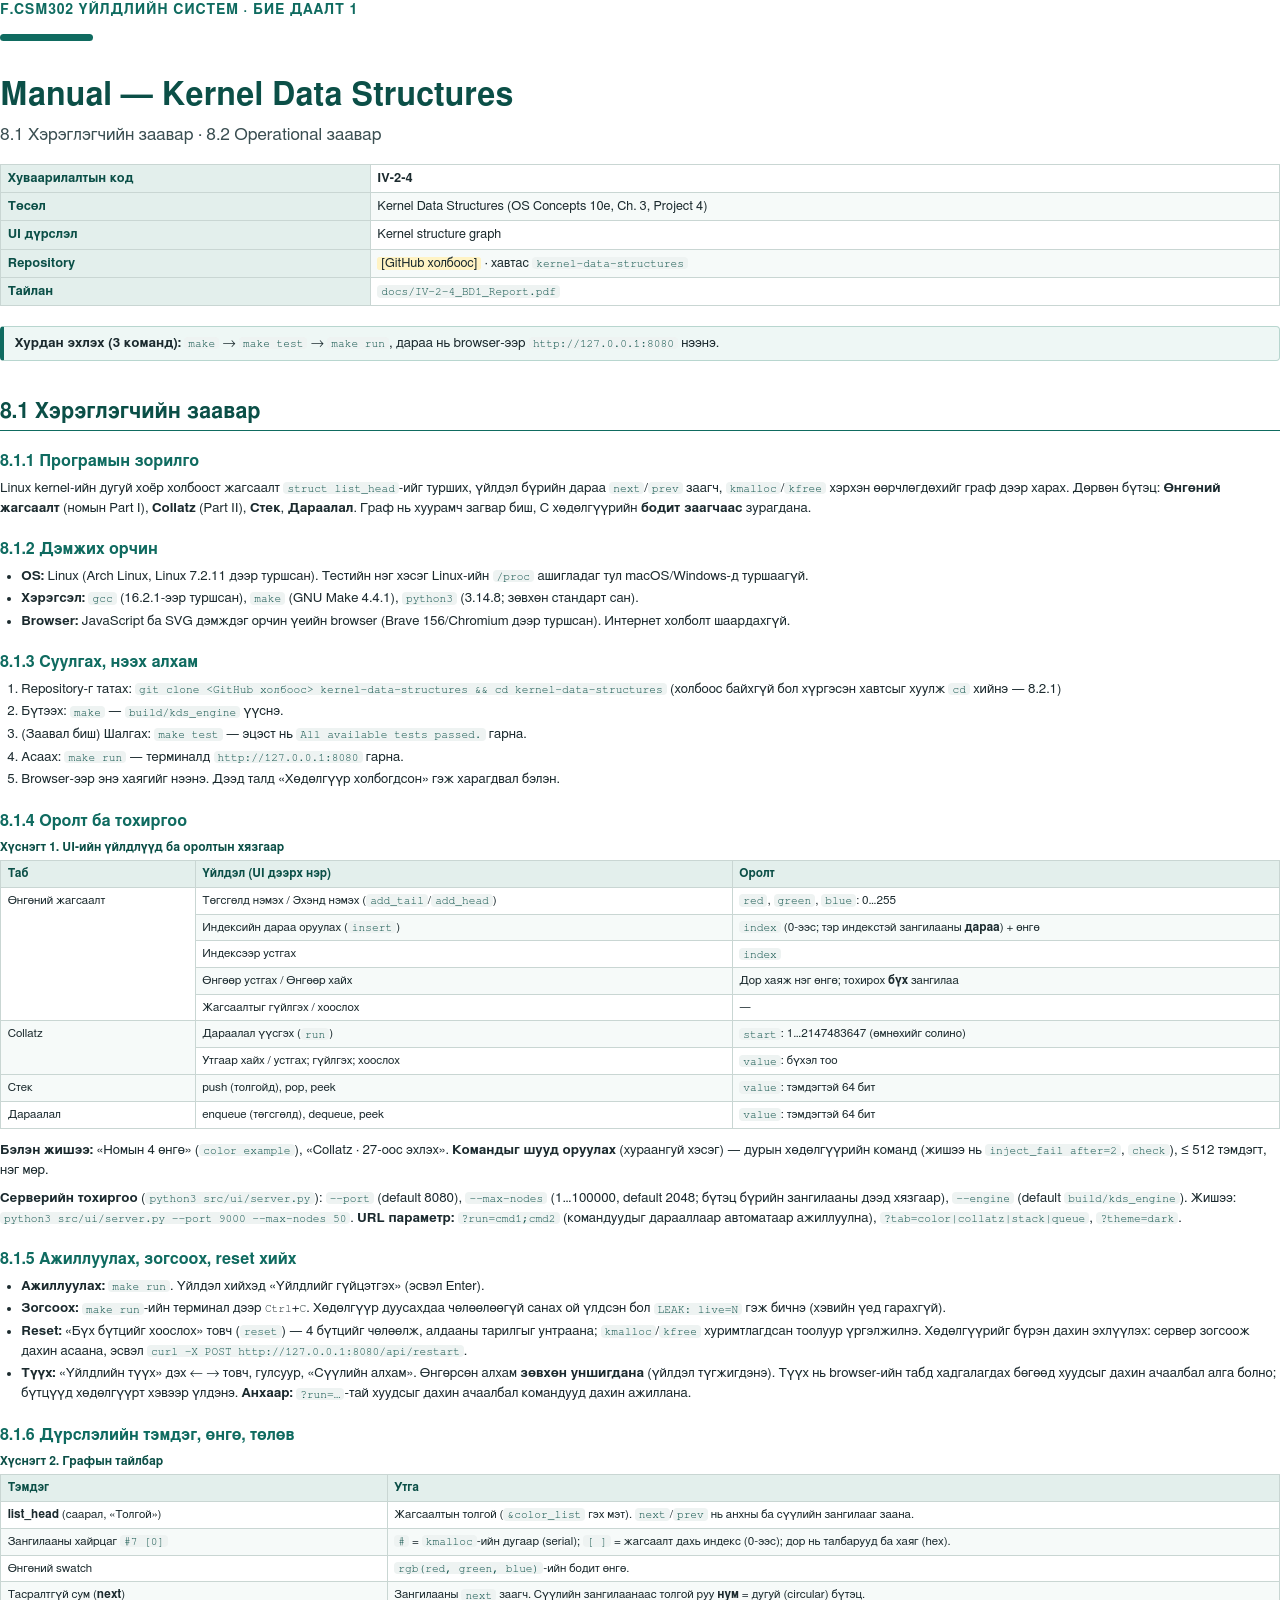
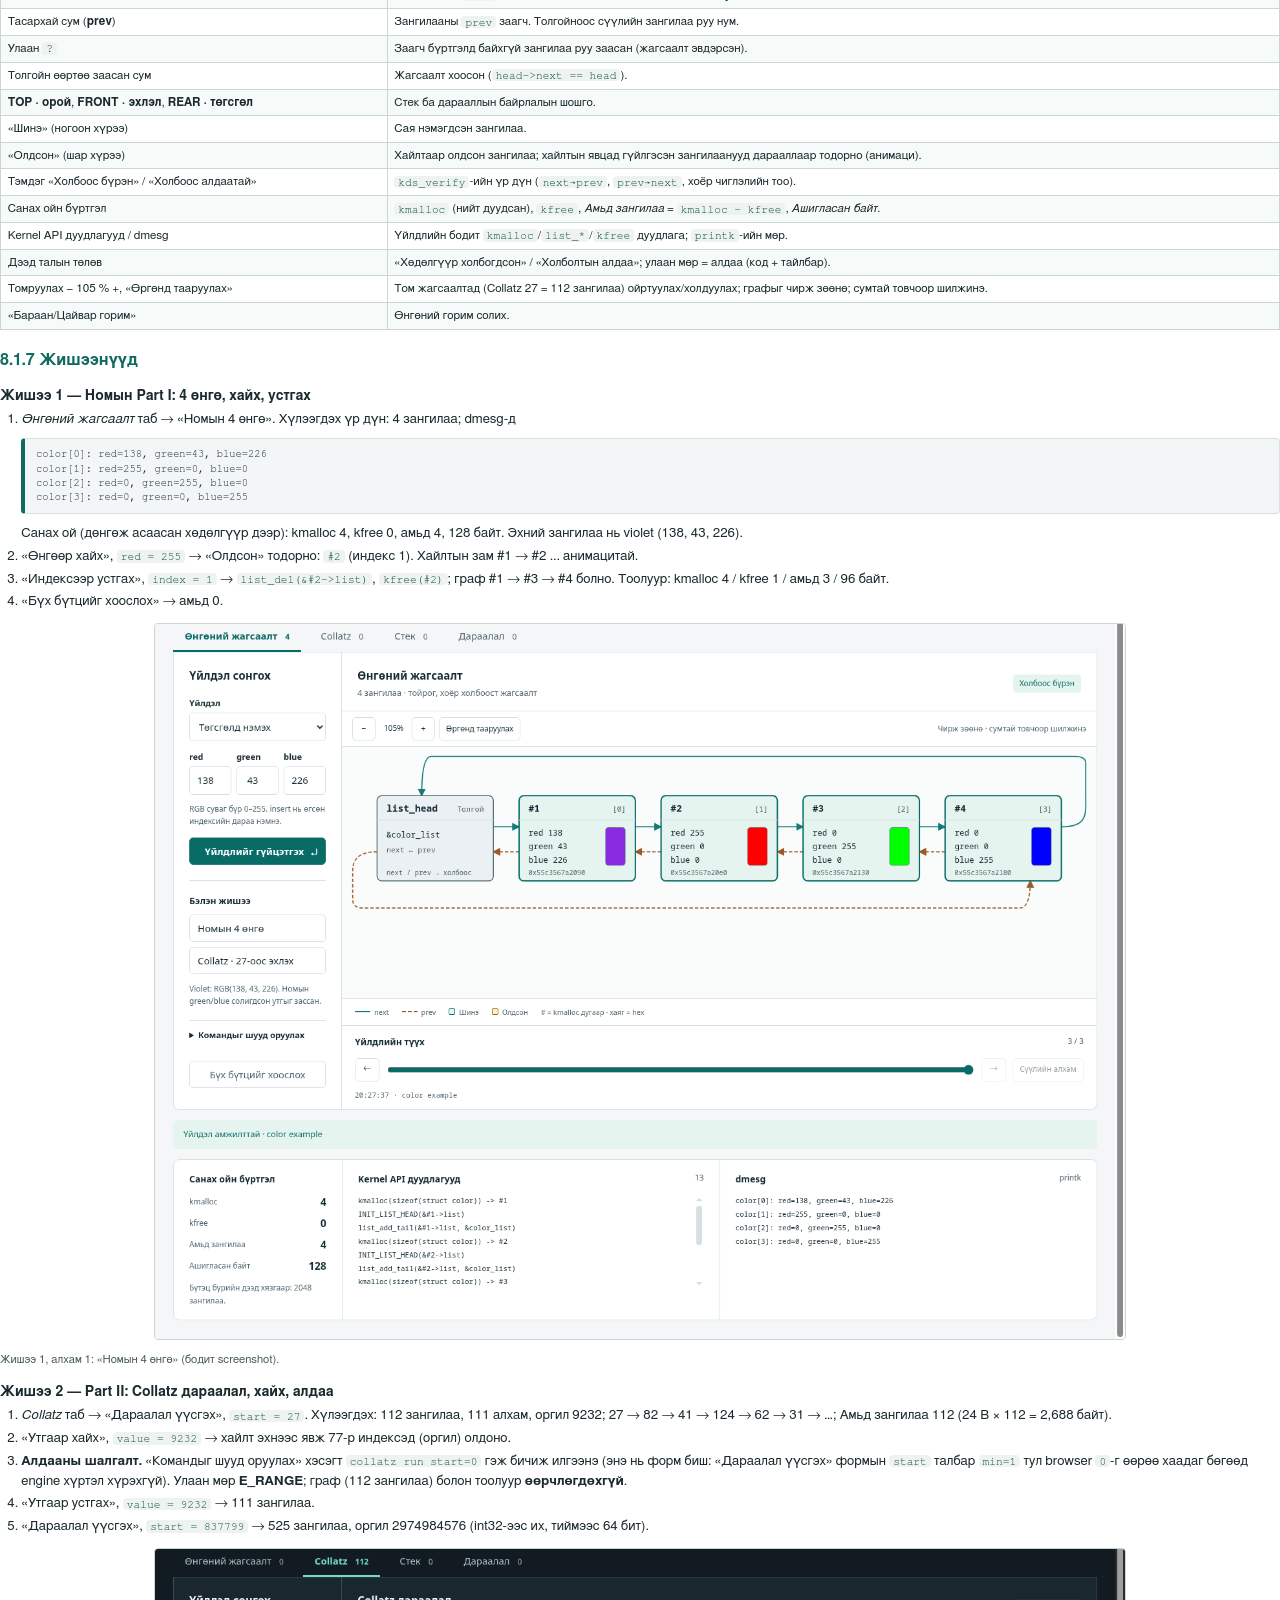
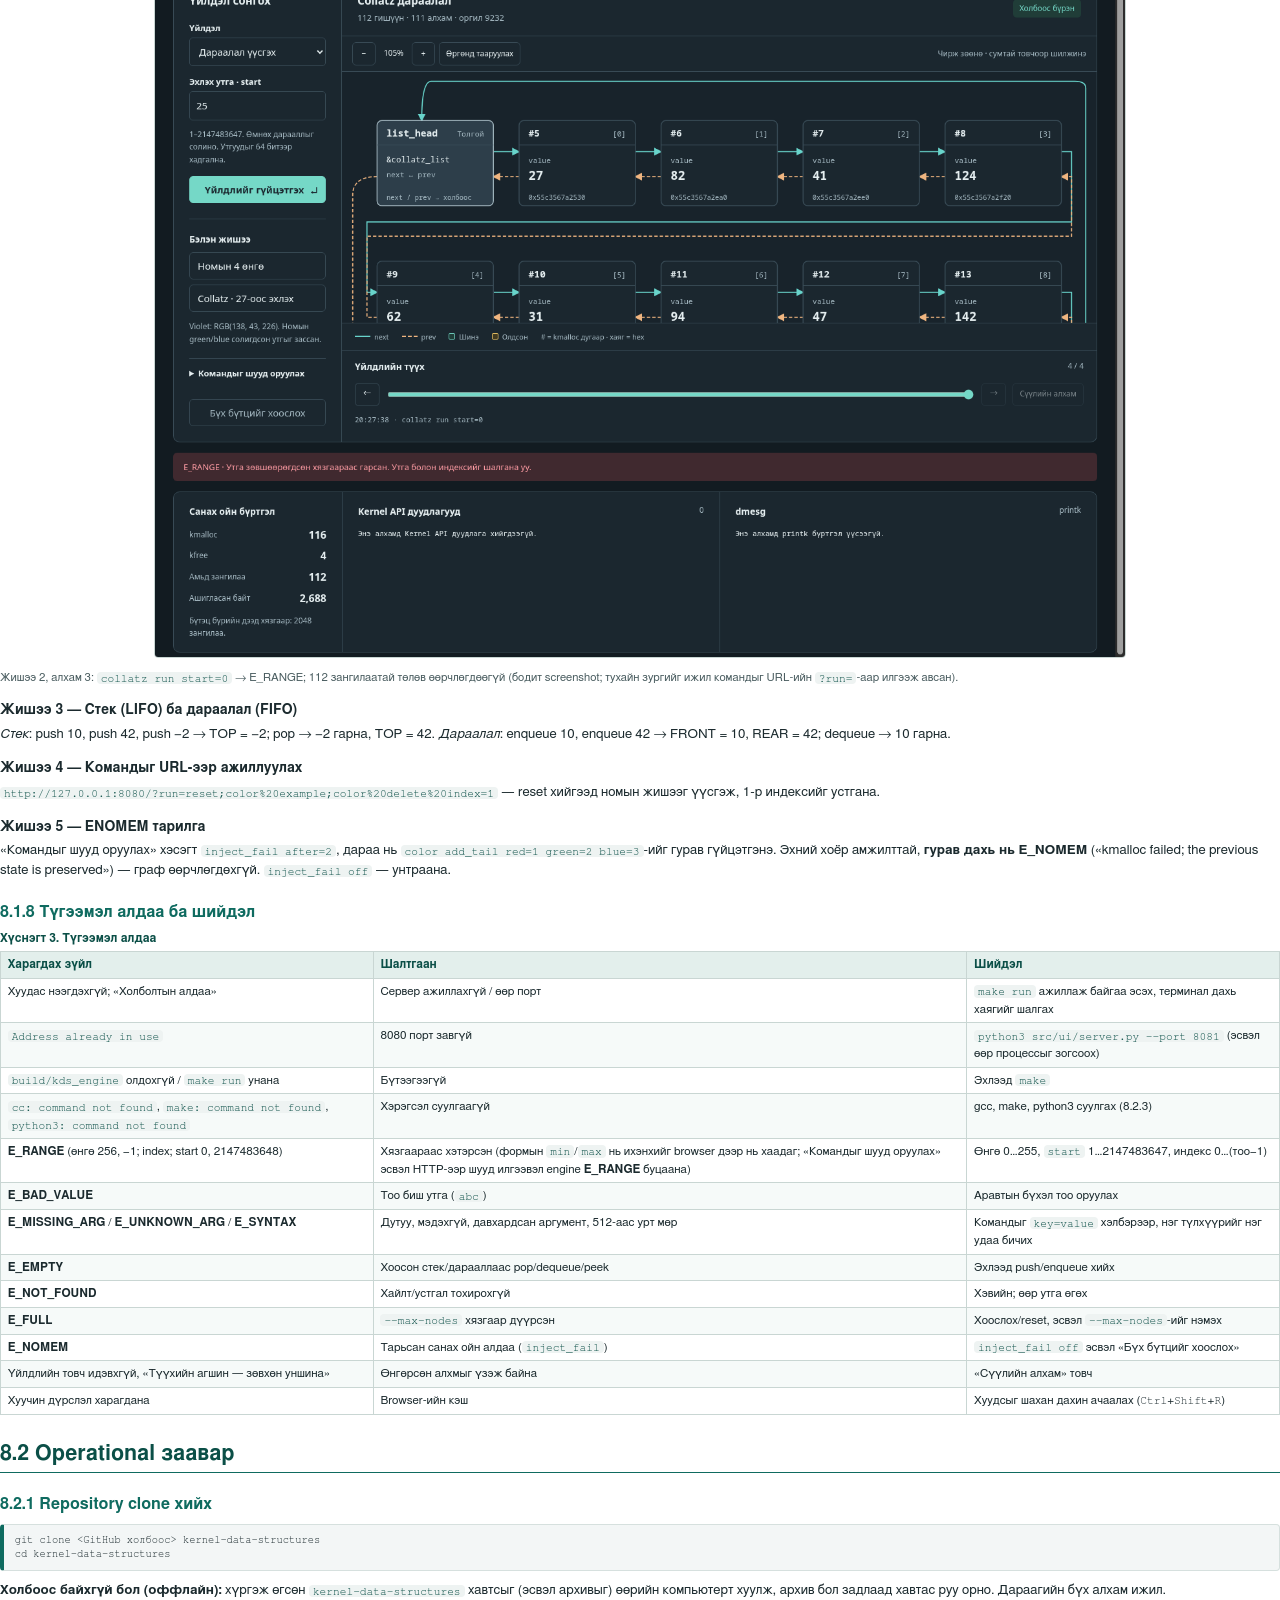
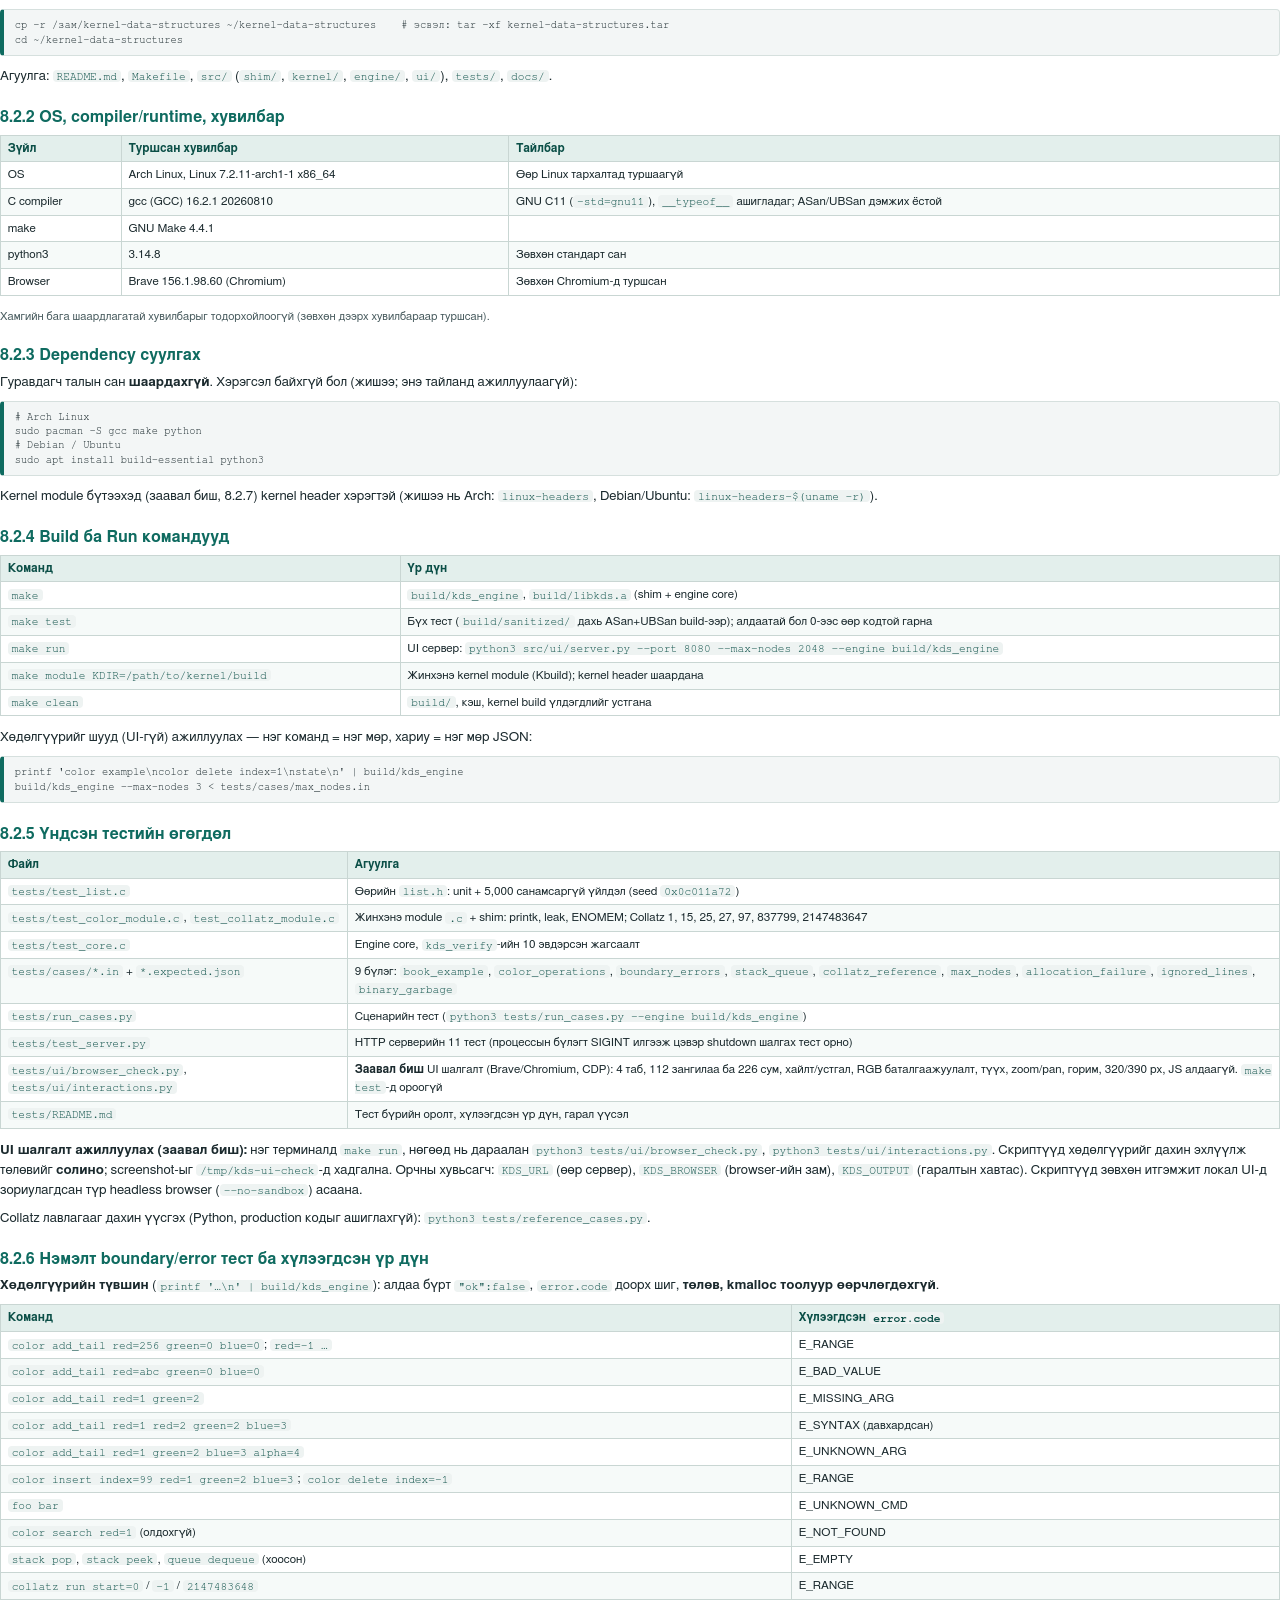
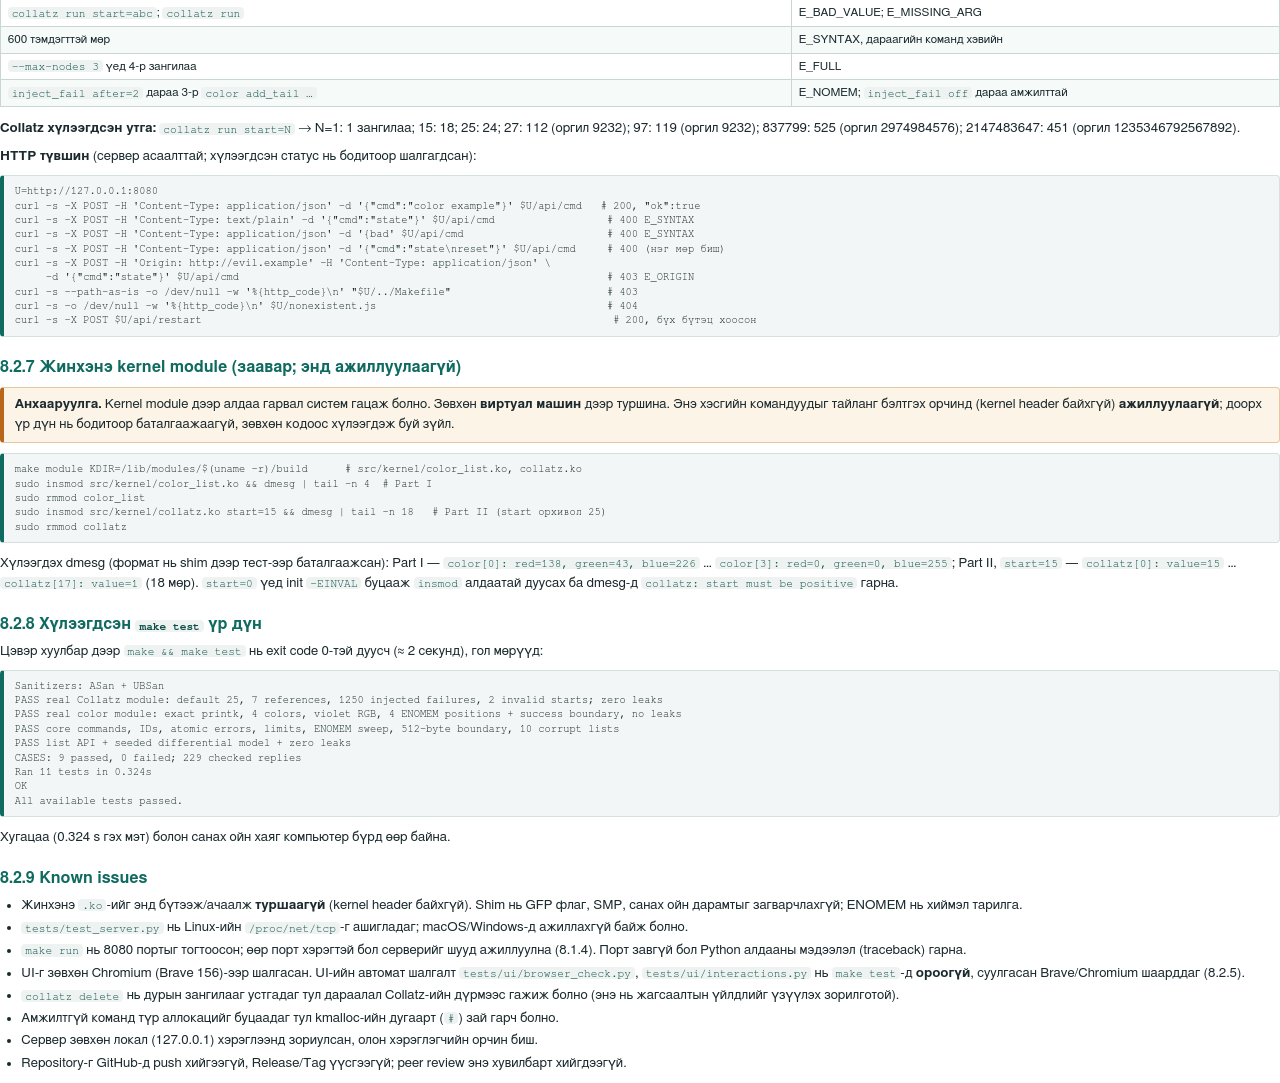
<file: docs/src/manual.html>
<!doctype html><html lang="mn"><head><meta charset="utf-8"><title>IV-2-4 · БД1 · Manual</title><style>@page { size: A4; }
* { box-sizing: border-box; }
html { font-family: "Adwaita Sans", "FreeSans", "DejaVu Sans", sans-serif; font-size: 10pt; color: #1b2a2e; line-height: 1.5; }
body { margin: 0; }
code, pre, kbd, samp { font-family: "JetBrainsMono Nerd Font Mono", "Adwaita Mono", "FreeMono", monospace; font-size: 8.4pt; }
code { background: #eef3f2; padding: 0.5pt 3pt; border-radius: 3pt; color: #0b4f47; }
pre { background: #f3f6f6; border: 0.6pt solid #d6e0de; border-left: 3pt solid #0f6b60; border-radius: 3pt; padding: 6pt 8pt; margin: 6pt 0 8pt; white-space: pre-wrap; word-break: break-word; line-height: 1.38; break-inside: avoid; }
pre code { background: none; padding: 0; color: inherit; font-size: inherit; }
h1 { font-size: 16pt; line-height: 1.2; color: #0b4f47; margin: 20pt 0 8pt; padding-bottom: 4pt; border-bottom: 1.4pt solid #0f6b60; break-after: avoid; }
h2 { font-size: 12pt; color: #0f6b60; margin: 14pt 0 4pt; break-after: avoid; }
h3 { font-size: 10.4pt; color: #1b2a2e; margin: 10pt 0 3pt; break-after: avoid; }
p { margin: 0 0 6pt; text-align: left; }
ul, ol { margin: 0 0 7pt; padding-left: 16pt; }
li { margin-bottom: 2pt; }
a { color: #0b6a8a; }
table { border-collapse: collapse; width: 100%; margin: 4pt 0 9pt; font-size: 8.8pt; }
caption { caption-side: top; text-align: left; font-weight: 700; color: #0b4f47; padding: 0 0 3pt; font-size: 9pt; }
th, td { border: 0.6pt solid #c9d6d3; padding: 3pt 5pt; vertical-align: top; text-align: left; }
th { background: #e3efec; color: #0b4f47; font-weight: 700; }
tr { break-inside: avoid; }
tbody tr:nth-child(even) td { background: #f6faf9; }
td.num, th.num { text-align: right; font-variant-numeric: tabular-nums; }
.ok { color: #0a6b3c; font-weight: 700; }
.bad { color: #a12b2b; font-weight: 700; }
figure { margin: 8pt 0 10pt; break-inside: avoid; text-align: center; }
figure img { max-width: 100%; border: 0.6pt solid #c9d6d3; border-radius: 3pt; }
figure svg { max-width: 100%; height: auto; }
figcaption { font-size: 8.6pt; color: #4a5d60; margin-top: 3pt; text-align: left; }
.note { border: 0.6pt solid #b8d6cf; background: #eef7f5; border-left: 3pt solid #0f6b60; border-radius: 3pt; padding: 5pt 8pt; margin: 6pt 0 8pt; break-inside: avoid; }
.warn { border: 0.6pt solid #e5c6a1; background: #fdf4e8; border-left: 3pt solid #b8661a; border-radius: 3pt; padding: 5pt 8pt; margin: 6pt 0 8pt; break-inside: avoid; }
.cover { min-height: 255mm; display: flex; flex-direction: column; justify-content: space-between; break-after: page; }
.cover .course { font-size: 10.5pt; letter-spacing: 0.6pt; color: #0f6b60; font-weight: 700; text-transform: uppercase; }
.cover h1.title { font-size: 28pt; line-height: 1.12; border: 0; margin: 14pt 0 6pt; color: #0b4f47; padding: 0; }
.cover .subtitle { font-size: 13pt; color: #3b4f52; margin-bottom: 14pt; }
.cover .bar { height: 5pt; width: 70pt; background: #0f6b60; margin: 10pt 0 14pt; border-radius: 3pt; }
.cover table { width: auto; min-width: 60%; font-size: 9.6pt; }
.cover td.k { background: #e3efec; font-weight: 700; color: #0b4f47; white-space: nowrap; }
.toc { columns: 2; column-gap: 24pt; font-size: 9.4pt; margin-bottom: 6pt; }
.toc div { break-inside: avoid; margin-bottom: 2pt; }
.pb { break-before: page; }
.two { display: flex; gap: 12pt; align-items: flex-start; }
.two > * { flex: 1; min-width: 0; }
.small { font-size: 8.6pt; color: #4a5d60; }
.kpis { display: flex; flex-wrap: wrap; gap: 6pt; margin: 6pt 0 8pt; }
.kpi { flex: 1 1 28%; border: 0.6pt solid #c9d6d3; border-radius: 4pt; padding: 5pt 8pt; background: #f6faf9; break-inside: avoid; }
.kpi b { display: block; font-size: 15pt; color: #0b4f47; line-height: 1.15; }
.kpi span { font-size: 8.4pt; color: #4a5d60; }
.ph { background: #fff3c4; padding: 0 3pt; border-radius: 2pt; }
.footer-note { margin-top: 10pt; font-size: 8.4pt; color: #5a6c6f; }

pre.long { break-inside: auto; }
table.keep { break-inside: avoid; }
figure.shot img { width: 76%; }
figure.wide img { width: 94%; }
.side { display: flex; gap: 14pt; align-items: flex-start; }
.side figure { flex: 0 0 25%; margin: 0; }
.side figure img { width: 100%; }
.side > div { flex: 1; min-width: 0; }
code, pre, kbd, samp { font-variant-ligatures: none; font-feature-settings: "liga" 0, "calt" 0, "clig" 0; }
pre { font-size: 7.8pt; }
</style></head><body><section class="cover" style="min-height:0; break-after:auto">
  <div class="course">F.CSM302 Үйлдлийн систем · Бие даалт 1</div>
  <div class="bar"></div>
  <h1 class="title" style="font-size:24pt">Manual — Kernel Data Structures</h1>
  <div class="subtitle" style="margin-bottom:8pt">8.1 Хэрэглэгчийн заавар · 8.2 Operational заавар</div>
  <table>
    <tr><td class="k">Хуваарилалтын код</td><td><b>IV-2-4</b></td></tr>
    <tr><td class="k">Төсөл</td><td>Kernel Data Structures (OS Concepts 10e, Ch. 3, Project 4)</td></tr>
    <tr><td class="k">UI дүрслэл</td><td>Kernel structure graph</td></tr>
    <tr><td class="k">Repository</td><td><span class="ph">[GitHub холбоос]</span> · хавтас <code>kernel-data-structures</code></td></tr>
    <tr><td class="k">Тайлан</td><td><code>docs/IV-2-4_BD1_Report.pdf</code></td></tr>
  </table>
  <div class="note"><b>Хурдан эхлэх (3 команд):</b> <code>make</code> → <code>make test</code> → <code>make run</code>, дараа нь browser-ээр <code>http://127.0.0.1:8080</code> нээнэ.</div>
</section>

<h1>8.1 Хэрэглэгчийн заавар</h1>
<h2>8.1.1 Програмын зорилго</h2>
<p>Linux kernel-ийн дугуй хоёр холбоост жагсаалт <code>struct list_head</code>-ийг турших, үйлдэл бүрийн дараа <code>next</code>/<code>prev</code> заагч, <code>kmalloc</code>/<code>kfree</code> хэрхэн өөрчлөгдөхийг граф дээр харах. Дөрвөн бүтэц: <b>Өнгөний жагсаалт</b> (номын Part I), <b>Collatz</b> (Part II), <b>Стек</b>, <b>Дараалал</b>. Граф нь хуурамч загвар биш, C хөдөлгүүрийн <b>бодит заагчаас</b> зурагдана.</p>
<h2>8.1.2 Дэмжих орчин</h2>
<ul>
  <li><b>OS:</b> Linux (Arch Linux, Linux 7.2.11 дээр туршсан). Тестийн нэг хэсэг Linux-ийн <code>/proc</code> ашигладаг тул macOS/Windows-д туршаагүй.</li>
  <li><b>Хэрэгсэл:</b> <code>gcc</code> (16.2.1-ээр туршсан), <code>make</code> (GNU Make 4.4.1), <code>python3</code> (3.14.8; зөвхөн стандарт сан).</li>
  <li><b>Browser:</b> JavaScript ба SVG дэмждэг орчин үеийн browser (Brave 156/Chromium дээр туршсан). Интернет холболт шаардахгүй.</li>
</ul>
<h2>8.1.3 Суулгах, нээх алхам</h2>
<ol>
  <li>Repository-г татах: <code>git clone &lt;GitHub холбоос&gt; kernel-data-structures &amp;&amp; cd kernel-data-structures</code> (холбоос байхгүй бол хүргэсэн хавтсыг хуулж <code>cd</code> хийнэ — 8.2.1)</li>
  <li>Бүтээх: <code>make</code> — <code>build/kds_engine</code> үүснэ.</li>
  <li>(Заавал биш) Шалгах: <code>make test</code> — эцэст нь <code>All available tests passed.</code> гарна.</li>
  <li>Асаах: <code>make run</code> — терминалд <code>http://127.0.0.1:8080</code> гарна.</li>
  <li>Browser-ээр энэ хаягийг нээнэ. Дээд талд «Хөдөлгүүр холбогдсон» гэж харагдвал бэлэн.</li>
</ol>
<h2>8.1.4 Оролт ба тохиргоо</h2>
<table class="keep">
  <caption>Хүснэгт 1. UI-ийн үйлдлүүд ба оролтын хязгаар</caption>
  <thead><tr><th>Таб</th><th>Үйлдэл (UI дээрх нэр)</th><th>Оролт</th></tr></thead>
  <tbody>
    <tr><td rowspan="5">Өнгөний жагсаалт</td><td>Төгсгөлд нэмэх / Эхэнд нэмэх (<code>add_tail</code>/<code>add_head</code>)</td><td><code>red</code>, <code>green</code>, <code>blue</code>: 0…255</td></tr>
    <tr><td>Индексийн дараа оруулах (<code>insert</code>)</td><td><code>index</code> (0-ээс; тэр индекстэй зангилааны <b>дараа</b>) + өнгө</td></tr>
    <tr><td>Индексээр устгах</td><td><code>index</code></td></tr>
    <tr><td>Өнгөөр устгах / Өнгөөр хайх</td><td>Дор хаяж нэг өнгө; тохирох <b>бүх</b> зангилаа</td></tr>
    <tr><td>Жагсаалтыг гүйлгэх / хоослох</td><td>—</td></tr>
    <tr><td rowspan="2">Collatz</td><td>Дараалал үүсгэх (<code>run</code>)</td><td><code>start</code>: 1…2147483647 (өмнөхийг солино)</td></tr>
    <tr><td>Утгаар хайх / устгах; гүйлгэх; хоослох</td><td><code>value</code>: бүхэл тоо</td></tr>
    <tr><td>Стек</td><td>push (толгойд), pop, peek</td><td><code>value</code>: тэмдэгтэй 64 бит</td></tr>
    <tr><td>Дараалал</td><td>enqueue (төгсгөлд), dequeue, peek</td><td><code>value</code>: тэмдэгтэй 64 бит</td></tr>
  </tbody>
</table>
<p><b>Бэлэн жишээ:</b> «Номын 4 өнгө» (<code>color example</code>), «Collatz · 27-оос эхлэх». <b>Командыг шууд оруулах</b> (хураангуй хэсэг) — дурын хөдөлгүүрийн команд (жишээ нь <code>inject_fail after=2</code>, <code>check</code>), ≤ 512 тэмдэгт, нэг мөр.</p>
<p><b>Серверийн тохиргоо</b> (<code>python3 src/ui/server.py</code>): <code>--port</code> (default 8080), <code>--max-nodes</code> (1…100000, default 2048; бүтэц бүрийн зангилааны дээд хязгаар), <code>--engine</code> (default <code>build/kds_engine</code>). Жишээ: <code>python3 src/ui/server.py --port 9000 --max-nodes 50</code>. <b>URL параметр:</b> <code>?run=cmd1;cmd2</code> (командуудыг дарааллаар автоматаар ажиллуулна), <code>?tab=color|collatz|stack|queue</code>, <code>?theme=dark</code>.</p>
<h2>8.1.5 Ажиллуулах, зогсоох, reset хийх</h2>
<ul>
  <li><b>Ажиллуулах:</b> <code>make run</code>. Үйлдэл хийхэд «Үйлдлийг гүйцэтгэх» (эсвэл Enter).</li>
  <li><b>Зогсоох:</b> <code>make run</code>-ийн терминал дээр <kbd>Ctrl</kbd>+<kbd>C</kbd>. Хөдөлгүүр дуусахдаа чөлөөлөөгүй санах ой үлдсэн бол <code>LEAK: live=N</code> гэж бичнэ (хэвийн үед гарахгүй).</li>
  <li><b>Reset:</b> «Бүх бүтцийг хоослох» товч (<code>reset</code>) — 4 бүтцийг чөлөөлж, алдааны тарилгыг унтраана; <code>kmalloc</code>/<code>kfree</code> хуримтлагдсан тоолуур үргэлжилнэ. Хөдөлгүүрийг бүрэн дахин эхлүүлэх: сервер зогсоож дахин асаана, эсвэл <code>curl -X POST http://127.0.0.1:8080/api/restart</code>.</li>
  <li><b>Түүх:</b> «Үйлдлийн түүх» дэх ← → товч, гулсуур, «Сүүлийн алхам». Өнгөрсөн алхам <b>зөвхөн уншигдана</b> (үйлдэл түгжигдэнэ). Түүх нь browser-ийн табд хадгалагдах бөгөөд хуудсыг дахин ачаалбал алга болно; бүтцүүд хөдөлгүүрт хэвээр үлдэнэ. <b>Анхаар:</b> <code>?run=…</code>-тай хуудсыг дахин ачаалбал командууд дахин ажиллана.</li>
</ul>
<h2>8.1.6 Дүрслэлийн тэмдэг, өнгө, төлөв</h2>
<table>
  <caption>Хүснэгт 2. Графын тайлбар</caption>
  <thead><tr><th>Тэмдэг</th><th>Утга</th></tr></thead>
  <tbody>
    <tr><td><b>list_head</b> (саарал, «Толгой»)</td><td>Жагсаалтын толгой (<code>&amp;color_list</code> гэх мэт). <code>next</code>/<code>prev</code> нь анхны ба сүүлийн зангилааг заана.</td></tr>
    <tr><td>Зангилааны хайрцаг <code>#7 [0]</code></td><td><code>#</code> = <code>kmalloc</code>-ийн дугаар (serial); <code>[ ]</code> = жагсаалт дахь индекс (0-ээс); дор нь талбарууд ба хаяг (hex).</td></tr>
    <tr><td>Өнгөний swatch</td><td><code>rgb(red, green, blue)</code>-ийн бодит өнгө.</td></tr>
    <tr><td>Тасралтгүй сум (<b>next</b>)</td><td>Зангилааны <code>next</code> заагч. Сүүлийн зангилаанаас толгой руу <b>нум</b> = дугуй (circular) бүтэц.</td></tr>
    <tr><td>Тасархай сум (<b>prev</b>)</td><td>Зангилааны <code>prev</code> заагч. Толгойноос сүүлийн зангилаа руу нум.</td></tr>
    <tr><td>Улаан <code>?</code></td><td>Заагч бүртгэлд байхгүй зангилаа руу заасан (жагсаалт эвдэрсэн).</td></tr>
    <tr><td>Толгойн өөртөө заасан сум</td><td>Жагсаалт хоосон (<code>head-&gt;next == head</code>).</td></tr>
    <tr><td><b>TOP · орой</b>, <b>FRONT · эхлэл</b>, <b>REAR · төгсгөл</b></td><td>Стек ба дарааллын байрлалын шошго.</td></tr>
    <tr><td>«Шинэ» (ногоон хүрээ)</td><td>Сая нэмэгдсэн зангилаа.</td></tr>
    <tr><td>«Олдсон» (шар хүрээ)</td><td>Хайлтаар олдсон зангилаа; хайлтын явцад гүйлгэсэн зангилаанууд дарааллаар тодорно (анимаци).</td></tr>
    <tr><td>Тэмдэг «Холбоос бүрэн» / «Холбоос алдаатай»</td><td><code>kds_verify</code>-ийн үр дүн (<code>next→prev</code>, <code>prev→next</code>, хоёр чиглэлийн тоо).</td></tr>
    <tr><td>Санах ойн бүртгэл</td><td><code>kmalloc</code> (нийт дуудсан), <code>kfree</code>, <i>Амьд зангилаа</i> = <code>kmalloc − kfree</code>, <i>Ашигласан байт</i>.</td></tr>
    <tr><td>Kernel API дуудлагууд / dmesg</td><td>Үйлдлийн бодит <code>kmalloc</code>/<code>list_*</code>/<code>kfree</code> дуудлага; <code>printk</code>-ийн мөр.</td></tr>
    <tr><td>Дээд талын төлөв</td><td>«Хөдөлгүүр холбогдсон» / «Холболтын алдаа»; улаан мөр = алдаа (код + тайлбар).</td></tr>
    <tr><td>Томруулах − 105 % +, «Өргөнд тааруулах»</td><td>Том жагсаалтад (Collatz 27 = 112 зангилаа) ойртуулах/холдуулах; графыг чирж зөөнө; сумтай товчоор шилжинэ.</td></tr>
    <tr><td>«Бараан/Цайвар горим»</td><td>Өнгөний горим солих.</td></tr>
  </tbody>
</table>
<h2>8.1.7 Жишээнүүд</h2>
<h3>Жишээ 1 — Номын Part I: 4 өнгө, хайх, устгах</h3>
<ol>
  <li><i>Өнгөний жагсаалт</i> таб → «Номын 4 өнгө». Хүлээгдэх үр дүн: 4 зангилаа; dmesg-д
<pre><code>color[0]: red=138, green=43, blue=226
color[1]: red=255, green=0, blue=0
color[2]: red=0, green=255, blue=0
color[3]: red=0, green=0, blue=255</code></pre>
  Санах ой (дөнгөж асаасан хөдөлгүүр дээр): kmalloc 4, kfree 0, амьд 4, 128 байт. Эхний зангилаа нь violet (138, 43, 226).</li>
  <li>«Өнгөөр хайх», <code>red = 255</code> → «Олдсон» тодорно: <code>#2</code> (индекс 1). Хайлтын зам #1 → #2 ... анимацитай.</li>
  <li>«Индексээр устгах», <code>index = 1</code> → <code>list_del(&amp;#2-&gt;list)</code>, <code>kfree(#2)</code>; граф #1 → #3 → #4 болно. Тоолуур: kmalloc 4 / kfree 1 / амьд 3 / 96 байт.</li>
  <li>«Бүх бүтцийг хоослох» → амьд 0.</li>
</ol>
<figure class="shot"><img src="../img/crop/f1_color_example.png" alt="Жишээ 1"><figcaption>Жишээ 1, алхам 1: «Номын 4 өнгө» (бодит screenshot).</figcaption></figure>
<h3>Жишээ 2 — Part II: Collatz дараалал, хайх, алдаа</h3>
<ol>
  <li><i>Collatz</i> таб → «Дараалал үүсгэх», <code>start = 27</code>. Хүлээгдэх: 112 зангилаа, 111 алхам, оргил 9232; 27 → 82 → 41 → 124 → 62 → 31 → …; Амьд зангилаа 112 (24 B × 112 = 2,688 байт).</li>
  <li>«Утгаар хайх», <code>value = 9232</code> → хайлт эхнээс явж 77-р индексэд (оргил) олдоно.</li>
  <li><b>Алдааны шалгалт.</b> «Командыг шууд оруулах» хэсэгт <code>collatz run start=0</code> гэж бичиж илгээнэ (энэ нь форм биш: «Дараалал үүсгэх» формын <code>start</code> талбар <code>min=1</code> тул browser <code>0</code>-г өөрөө хаадаг бөгөөд engine хүртэл хүрэхгүй). Улаан мөр <b>E_RANGE</b>; граф (112 зангилаа) болон тоолуур <b>өөрчлөгдөхгүй</b>.</li>
  <li>«Утгаар устгах», <code>value = 9232</code> → 111 зангилаа.</li>
  <li>«Дараалал үүсгэх», <code>start = 837799</code> → 525 зангилаа, оргил 2974984576 (int32-ээс их, тиймээс 64 бит).</li>
</ol>
<figure class="shot"><img src="../img/crop/f4_error.png" alt="Жишээ 2"><figcaption>Жишээ 2, алхам 3: <code>collatz run start=0</code> → E_RANGE; 112 зангилаатай төлөв өөрчлөгдөөгүй (бодит screenshot; тухайн зургийг ижил командыг URL-ийн <code>?run=</code>-аар илгээж авсан).</figcaption></figure>
<h3>Жишээ 3 — Стек (LIFO) ба дараалал (FIFO)</h3>
<p><i>Стек</i>: push 10, push 42, push −2 → TOP = −2; pop → −2 гарна, TOP = 42. <i>Дараалал</i>: enqueue 10, enqueue 42 → FRONT = 10, REAR = 42; dequeue → 10 гарна.</p>
<h3>Жишээ 4 — Командыг URL-ээр ажиллуулах</h3>
<p><code>http://127.0.0.1:8080/?run=reset;color%20example;color%20delete%20index=1</code> — reset хийгээд номын жишээг үүсгэж, 1-р индексийг устгана.</p>
<h3>Жишээ 5 — ENOMEM тарилга</h3>
<p>«Командыг шууд оруулах» хэсэгт <code>inject_fail after=2</code>, дараа нь <code>color add_tail red=1 green=2 blue=3</code>-ийг гурав гүйцэтгэнэ. Эхний хоёр амжилттай, <b>гурав дахь нь E_NOMEM</b> («kmalloc failed; the previous state is preserved») — граф өөрчлөгдөхгүй. <code>inject_fail off</code> — унтраана.</p>
<h2>8.1.8 Түгээмэл алдаа ба шийдэл</h2>
<table>
  <caption>Хүснэгт 3. Түгээмэл алдаа</caption>
  <thead><tr><th>Харагдах зүйл</th><th>Шалтгаан</th><th>Шийдэл</th></tr></thead>
  <tbody>
    <tr><td>Хуудас нээгдэхгүй; «Холболтын алдаа»</td><td>Сервер ажиллахгүй / өөр порт</td><td><code>make run</code> ажиллаж байгаа эсэх, терминал дахь хаягийг шалгах</td></tr>
    <tr><td><code>Address already in use</code></td><td>8080 порт завгүй</td><td><code>python3 src/ui/server.py --port 8081</code> (эсвэл өөр процессыг зогсоох)</td></tr>
    <tr><td><code>build/kds_engine</code> олдохгүй / <code>make run</code> унана</td><td>Бүтээгээгүй</td><td>Эхлээд <code>make</code></td></tr>
    <tr><td><code>cc: command not found</code>, <code>make: command not found</code>, <code>python3: command not found</code></td><td>Хэрэгсэл суулгаагүй</td><td>gcc, make, python3 суулгах (8.2.3)</td></tr>
    <tr><td><b>E_RANGE</b> (өнгө 256, −1; index; start 0, 2147483648)</td><td>Хязгаараас хэтэрсэн (формын <code>min</code>/<code>max</code> нь ихэнхийг browser дээр нь хаадаг; «Командыг шууд оруулах» эсвэл HTTP-ээр шууд илгээвэл engine <b>E_RANGE</b> буцаана)</td><td>Өнгө 0…255, <code>start</code> 1…2147483647, индекс 0…(тоо−1)</td></tr>
    <tr><td><b>E_BAD_VALUE</b></td><td>Тоо биш утга (<code>abc</code>)</td><td>Аравтын бүхэл тоо оруулах</td></tr>
    <tr><td><b>E_MISSING_ARG</b> / <b>E_UNKNOWN_ARG</b> / <b>E_SYNTAX</b></td><td>Дутуу, мэдэхгүй, давхардсан аргумент, 512-аас урт мөр</td><td>Командыг <code>key=value</code> хэлбэрээр, нэг түлхүүрийг нэг удаа бичих</td></tr>
    <tr><td><b>E_EMPTY</b></td><td>Хоосон стек/дарааллаас pop/dequeue/peek</td><td>Эхлээд push/enqueue хийх</td></tr>
    <tr><td><b>E_NOT_FOUND</b></td><td>Хайлт/устгал тохирохгүй</td><td>Хэвийн; өөр утга өгөх</td></tr>
    <tr><td><b>E_FULL</b></td><td><code>--max-nodes</code> хязгаар дүүрсэн</td><td>Хоослох/reset, эсвэл <code>--max-nodes</code>-ийг нэмэх</td></tr>
    <tr><td><b>E_NOMEM</b></td><td>Тарьсан санах ойн алдаа (<code>inject_fail</code>)</td><td><code>inject_fail off</code> эсвэл «Бүх бүтцийг хоослох»</td></tr>
    <tr><td>Үйлдлийн товч идэвхгүй, «Түүхийн агшин — зөвхөн уншина»</td><td>Өнгөрсөн алхмыг үзэж байна</td><td>«Сүүлийн алхам» товч</td></tr>
    <tr><td>Хуучин дүрслэл харагдана</td><td>Browser-ийн кэш</td><td>Хуудсыг шахан дахин ачаалах (<kbd>Ctrl</kbd>+<kbd>Shift</kbd>+<kbd>R</kbd>)</td></tr>
  </tbody>
</table>

<h1 class="pb">8.2 Operational заавар</h1>
<h2>8.2.1 Repository clone хийх</h2>
<pre><code>git clone &lt;GitHub холбоос&gt; kernel-data-structures
cd kernel-data-structures</code></pre>
<p><b>Холбоос байхгүй бол (оффлайн):</b> хүргэж өгсөн <code>kernel-data-structures</code> хавтсыг (эсвэл архивыг) өөрийн компьютерт хуулж, архив бол задлаад хавтас руу орно. Дараагийн бүх алхам ижил.</p>
<pre><code>cp -r /зам/kernel-data-structures ~/kernel-data-structures    # эсвэл: tar -xf kernel-data-structures.tar
cd ~/kernel-data-structures</code></pre>
<p>Агуулга: <code>README.md</code>, <code>Makefile</code>, <code>src/</code> (<code>shim/</code>, <code>kernel/</code>, <code>engine/</code>, <code>ui/</code>), <code>tests/</code>, <code>docs/</code>.</p>
<h2>8.2.2 OS, compiler/runtime, хувилбар</h2>
<table>
  <thead><tr><th>Зүйл</th><th>Туршсан хувилбар</th><th>Тайлбар</th></tr></thead>
  <tbody>
    <tr><td>OS</td><td>Arch Linux, Linux 7.2.11-arch1-1 x86_64</td><td>Өөр Linux тархалтад туршаагүй</td></tr>
    <tr><td>C compiler</td><td>gcc (GCC) 16.2.1 20260810</td><td>GNU C11 (<code>-std=gnu11</code>), <code>__typeof__</code> ашигладаг; ASan/UBSan дэмжих ёстой</td></tr>
    <tr><td>make</td><td>GNU Make 4.4.1</td><td></td></tr>
    <tr><td>python3</td><td>3.14.8</td><td>Зөвхөн стандарт сан</td></tr>
    <tr><td>Browser</td><td>Brave 156.1.98.60 (Chromium)</td><td>Зөвхөн Chromium-д туршсан</td></tr>
  </tbody>
</table>
<p class="small">Хамгийн бага шаардлагатай хувилбарыг тодорхойлоогүй (зөвхөн дээрх хувилбараар туршсан).</p>
<h2>8.2.3 Dependency суулгах</h2>
<p>Гуравдагч талын сан <b>шаардахгүй</b>. Хэрэгсэл байхгүй бол (жишээ; энэ тайланд ажиллуулаагүй):</p>
<pre><code># Arch Linux
sudo pacman -S gcc make python
# Debian / Ubuntu
sudo apt install build-essential python3</code></pre>
<p>Kernel module бүтээхэд (заавал биш, 8.2.7) kernel header хэрэгтэй (жишээ нь Arch: <code>linux-headers</code>, Debian/Ubuntu: <code>linux-headers-$(uname -r)</code>).</p>
<h2>8.2.4 Build ба Run командууд</h2>
<table>
  <thead><tr><th>Команд</th><th>Үр дүн</th></tr></thead>
  <tbody>
    <tr><td><code>make</code></td><td><code>build/kds_engine</code>, <code>build/libkds.a</code> (shim + engine core)</td></tr>
    <tr><td><code>make test</code></td><td>Бүх тест (<code>build/sanitized/</code> дахь ASan+UBSan build-ээр); алдаатай бол 0-ээс өөр кодтой гарна</td></tr>
    <tr><td><code>make run</code></td><td>UI сервер: <code>python3 src/ui/server.py --port 8080 --max-nodes 2048 --engine build/kds_engine</code></td></tr>
    <tr><td><code>make module KDIR=/path/to/kernel/build</code></td><td>Жинхэнэ kernel module (Kbuild); kernel header шаардана</td></tr>
    <tr><td><code>make clean</code></td><td><code>build/</code>, кэш, kernel build үлдэгдлийг устгана</td></tr>
  </tbody>
</table>
<p>Хөдөлгүүрийг шууд (UI-гүй) ажиллуулах — нэг команд = нэг мөр, хариу = нэг мөр JSON:</p>
<pre><code>printf 'color example\ncolor delete index=1\nstate\n' | build/kds_engine
build/kds_engine --max-nodes 3 &lt; tests/cases/max_nodes.in</code></pre>
<h2>8.2.5 Үндсэн тестийн өгөгдөл</h2>
<table>
  <thead><tr><th>Файл</th><th>Агуулга</th></tr></thead>
  <tbody>
    <tr><td><code>tests/test_list.c</code></td><td>Өөрийн <code>list.h</code>: unit + 5,000 санамсаргүй үйлдэл (seed <code>0x0c011a72</code>)</td></tr>
    <tr><td><code>tests/test_color_module.c</code>, <code>test_collatz_module.c</code></td><td>Жинхэнэ module <code>.c</code> + shim: printk, leak, ENOMEM; Collatz 1, 15, 25, 27, 97, 837799, 2147483647</td></tr>
    <tr><td><code>tests/test_core.c</code></td><td>Engine core, <code>kds_verify</code>-ийн 10 эвдэрсэн жагсаалт</td></tr>
    <tr><td><code>tests/cases/*.in</code> + <code>*.expected.json</code></td><td>9 бүлэг: <code>book_example</code>, <code>color_operations</code>, <code>boundary_errors</code>, <code>stack_queue</code>, <code>collatz_reference</code>, <code>max_nodes</code>, <code>allocation_failure</code>, <code>ignored_lines</code>, <code>binary_garbage</code></td></tr>
    <tr><td><code>tests/run_cases.py</code></td><td>Сценарийн тест (<code>python3 tests/run_cases.py --engine build/kds_engine</code>)</td></tr>
    <tr><td><code>tests/test_server.py</code></td><td>HTTP серверийн 11 тест (процессын бүлэгт SIGINT илгээж цэвэр shutdown шалгах тест орно)</td></tr>
    <tr><td><code>tests/ui/browser_check.py</code>, <code>tests/ui/interactions.py</code></td><td><b>Заавал биш</b> UI шалгалт (Brave/Chromium, CDP): 4 таб, 112 зангилаа ба 226 сум, хайлт/устгал, RGB баталгаажуулалт, түүх, zoom/pan, горим, 320/390 px, JS алдаагүй. <code>make test</code>-д ороогүй</td></tr>
    <tr><td><code>tests/README.md</code></td><td>Тест бүрийн оролт, хүлээгдсэн үр дүн, гарал үүсэл</td></tr>
  </tbody>
</table>
<p><b>UI шалгалт ажиллуулах (заавал биш):</b> нэг терминалд <code>make run</code>, нөгөөд нь дараалан <code>python3 tests/ui/browser_check.py</code>, <code>python3 tests/ui/interactions.py</code>. Скриптүүд хөдөлгүүрийг дахин эхлүүлж төлөвийг <b>солино</b>; screenshot-ыг <code>/tmp/kds-ui-check</code>-д хадгална. Орчны хувьсагч: <code>KDS_URL</code> (өөр сервер), <code>KDS_BROWSER</code> (browser-ийн зам), <code>KDS_OUTPUT</code> (гаралтын хавтас). Скриптүүд зөвхөн итгэмжит локал UI-д зориулагдсан түр headless browser (<code>--no-sandbox</code>) асаана.</p>
<p>Collatz лавлагааг дахин үүсгэх (Python, production кодыг ашиглахгүй): <code>python3 tests/reference_cases.py</code>.</p>
<h2>8.2.6 Нэмэлт boundary/error тест ба хүлээгдсэн үр дүн</h2>
<p><b>Хөдөлгүүрийн түвшин</b> (<code>printf '…\n' | build/kds_engine</code>): алдаа бүрт <code>"ok":false</code>, <code>error.code</code> доорх шиг, <b>төлөв, kmalloc тоолуур өөрчлөгдөхгүй</b>.</p>
<table>
  <thead><tr><th>Команд</th><th>Хүлээгдсэн <code>error.code</code></th></tr></thead>
  <tbody>
    <tr><td><code>color add_tail red=256 green=0 blue=0</code>; <code>red=-1 …</code></td><td>E_RANGE</td></tr>
    <tr><td><code>color add_tail red=abc green=0 blue=0</code></td><td>E_BAD_VALUE</td></tr>
    <tr><td><code>color add_tail red=1 green=2</code></td><td>E_MISSING_ARG</td></tr>
    <tr><td><code>color add_tail red=1 red=2 green=2 blue=3</code></td><td>E_SYNTAX (давхардсан)</td></tr>
    <tr><td><code>color add_tail red=1 green=2 blue=3 alpha=4</code></td><td>E_UNKNOWN_ARG</td></tr>
    <tr><td><code>color insert index=99 red=1 green=2 blue=3</code>; <code>color delete index=-1</code></td><td>E_RANGE</td></tr>
    <tr><td><code>foo bar</code></td><td>E_UNKNOWN_CMD</td></tr>
    <tr><td><code>color search red=1</code> (олдохгүй)</td><td>E_NOT_FOUND</td></tr>
    <tr><td><code>stack pop</code>, <code>stack peek</code>, <code>queue dequeue</code> (хоосон)</td><td>E_EMPTY</td></tr>
    <tr><td><code>collatz run start=0</code> / <code>-1</code> / <code>2147483648</code></td><td>E_RANGE</td></tr>
    <tr><td><code>collatz run start=abc</code>; <code>collatz run</code></td><td>E_BAD_VALUE; E_MISSING_ARG</td></tr>
    <tr><td>600 тэмдэгттэй мөр</td><td>E_SYNTAX, дараагийн команд хэвийн</td></tr>
    <tr><td><code>--max-nodes 3</code> үед 4-р зангилаа</td><td>E_FULL</td></tr>
    <tr><td><code>inject_fail after=2</code> дараа 3-р <code>color add_tail …</code></td><td>E_NOMEM; <code>inject_fail off</code> дараа амжилттай</td></tr>
  </tbody>
</table>
<p><b>Collatz хүлээгдсэн утга:</b> <code>collatz run start=N</code> → N=1: 1 зангилаа; 15: 18; 25: 24; 27: 112 (оргил 9232); 97: 119 (оргил 9232); 837799: 525 (оргил 2974984576); 2147483647: 451 (оргил 1235346792567892).</p>
<p><b>HTTP түвшин</b> (сервер асаалттай; хүлээгдсэн статус нь бодитоор шалгагдсан):</p>
<pre><code>U=http://127.0.0.1:8080
curl -s -X POST -H 'Content-Type: application/json' -d '{"cmd":"color example"}' $U/api/cmd   # 200, "ok":true
curl -s -X POST -H 'Content-Type: text/plain' -d '{"cmd":"state"}' $U/api/cmd                  # 400 E_SYNTAX
curl -s -X POST -H 'Content-Type: application/json' -d '{bad' $U/api/cmd                       # 400 E_SYNTAX
curl -s -X POST -H 'Content-Type: application/json' -d '{"cmd":"state\nreset"}' $U/api/cmd     # 400 (нэг мөр биш)
curl -s -X POST -H 'Origin: http://evil.example' -H 'Content-Type: application/json' \
     -d '{"cmd":"state"}' $U/api/cmd                                                           # 403 E_ORIGIN
curl -s --path-as-is -o /dev/null -w '%{http_code}\n' "$U/../Makefile"                         # 403
curl -s -o /dev/null -w '%{http_code}\n' $U/nonexistent.js                                     # 404
curl -s -X POST $U/api/restart                                                                  # 200, бүх бүтэц хоосон</code></pre>
<h2>8.2.7 Жинхэнэ kernel module (заавар; энд ажиллуулаагүй)</h2>
<div class="warn"><b>Анхааруулга.</b> Kernel module дээр алдаа гарвал систем гацаж болно. Зөвхөн <b>виртуал машин</b> дээр туршина. Энэ хэсгийн командуудыг тайланг бэлтгэх орчинд (kernel header байхгүй) <b>ажиллуулаагүй</b>; доорх үр дүн нь бодитоор баталгаажаагүй, зөвхөн кодоос хүлээгдэж буй зүйл.</div>
<pre><code>make module KDIR=/lib/modules/$(uname -r)/build      # src/kernel/color_list.ko, collatz.ko
sudo insmod src/kernel/color_list.ko &amp;&amp; dmesg | tail -n 4  # Part I
sudo rmmod color_list
sudo insmod src/kernel/collatz.ko start=15 &amp;&amp; dmesg | tail -n 18   # Part II (start орхивол 25)
sudo rmmod collatz</code></pre>
<p>Хүлээгдэх dmesg (формат нь shim дээр тест-ээр баталгаажсан): Part I — <code>color[0]: red=138, green=43, blue=226</code> … <code>color[3]: red=0, green=0, blue=255</code>; Part II, <code>start=15</code> — <code>collatz[0]: value=15</code> … <code>collatz[17]: value=1</code> (18 мөр). <code>start=0</code> үед init <code>-EINVAL</code> буцааж <code>insmod</code> алдаатай дуусах ба dmesg-д <code>collatz: start must be positive</code> гарна.</p>
<h2>8.2.8 Хүлээгдсэн <code>make test</code> үр дүн</h2>
<p>Цэвэр хуулбар дээр <code>make &amp;&amp; make test</code> нь exit code 0-тэй дуусч (≈ 2 секунд), гол мөрүүд:</p>
<pre><code>Sanitizers: ASan + UBSan
PASS real Collatz module: default 25, 7 references, 1250 injected failures, 2 invalid starts; zero leaks
PASS real color module: exact printk, 4 colors, violet RGB, 4 ENOMEM positions + success boundary, no leaks
PASS core commands, IDs, atomic errors, limits, ENOMEM sweep, 512-byte boundary, 10 corrupt lists
PASS list API + seeded differential model + zero leaks
CASES: 9 passed, 0 failed; 229 checked replies
Ran 11 tests in 0.324s
OK
All available tests passed.</code></pre>
<p>Хугацаа (0.324 s гэх мэт) болон санах ойн хаяг компьютер бүрд өөр байна.</p>
<h2>8.2.9 Known issues</h2>
<ul>
  <li>Жинхэнэ <code>.ko</code>-ийг энд бүтээж/ачаалж <b>туршаагүй</b> (kernel header байхгүй). Shim нь GFP флаг, SMP, санах ойн дарамтыг загварчлахгүй; ENOMEM нь хиймэл тарилга.</li>
  <li><code>tests/test_server.py</code> нь Linux-ийн <code>/proc/net/tcp</code>-г ашигладаг; macOS/Windows-д ажиллахгүй байж болно.</li>
  <li><code>make run</code> нь 8080 портыг тогтоосон; өөр порт хэрэгтэй бол серверийг шууд ажиллуулна (8.1.4). Порт завгүй бол Python алдааны мэдээлэл (traceback) гарна.</li>
  <li>UI-г зөвхөн Chromium (Brave 156)-ээр шалгасан. UI-ийн автомат шалгалт <code>tests/ui/browser_check.py</code>, <code>tests/ui/interactions.py</code> нь <code>make test</code>-д <b>ороогүй</b>, суулгасан Brave/Chromium шаарддаг (8.2.5).</li>
  <li><code>collatz delete</code> нь дурын зангилааг устгадаг тул дараалал Collatz-ийн дүрмээс гажиж болно (энэ нь жагсаалтын үйлдлийг үзүүлэх зорилготой).</li>
  <li>Амжилтгүй команд түр аллокацийг буцаадаг тул kmalloc-ийн дугаарт (<code>#</code>) зай гарч болно.</li>
  <li>Сервер зөвхөн локал (127.0.0.1) хэрэглээнд зориулсан, олон хэрэглэгчийн орчин биш.</li>
  <li>Repository-г GitHub-д push хийгээгүй, Release/Tag үүсгээгүй; peer review энэ хувилбарт хийгдээгүй.</li>
</ul>
</body></html>
</file>
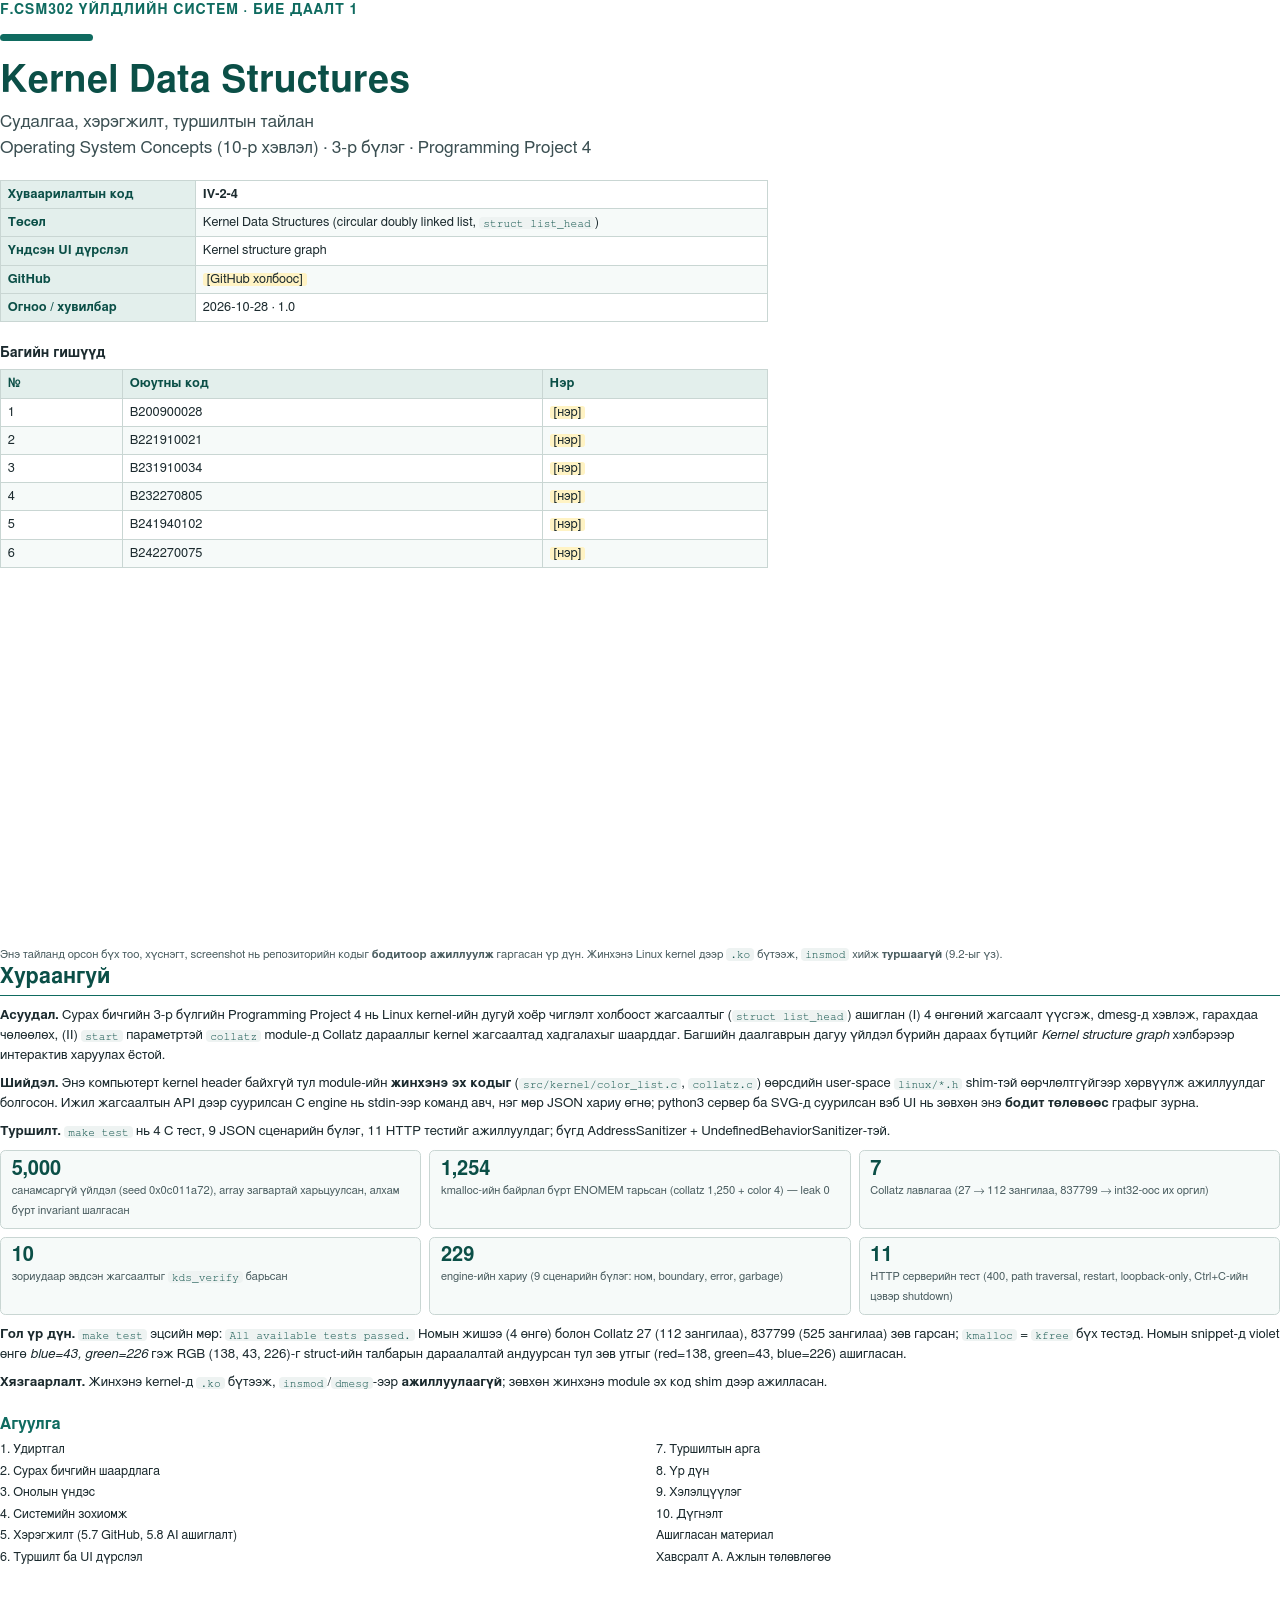
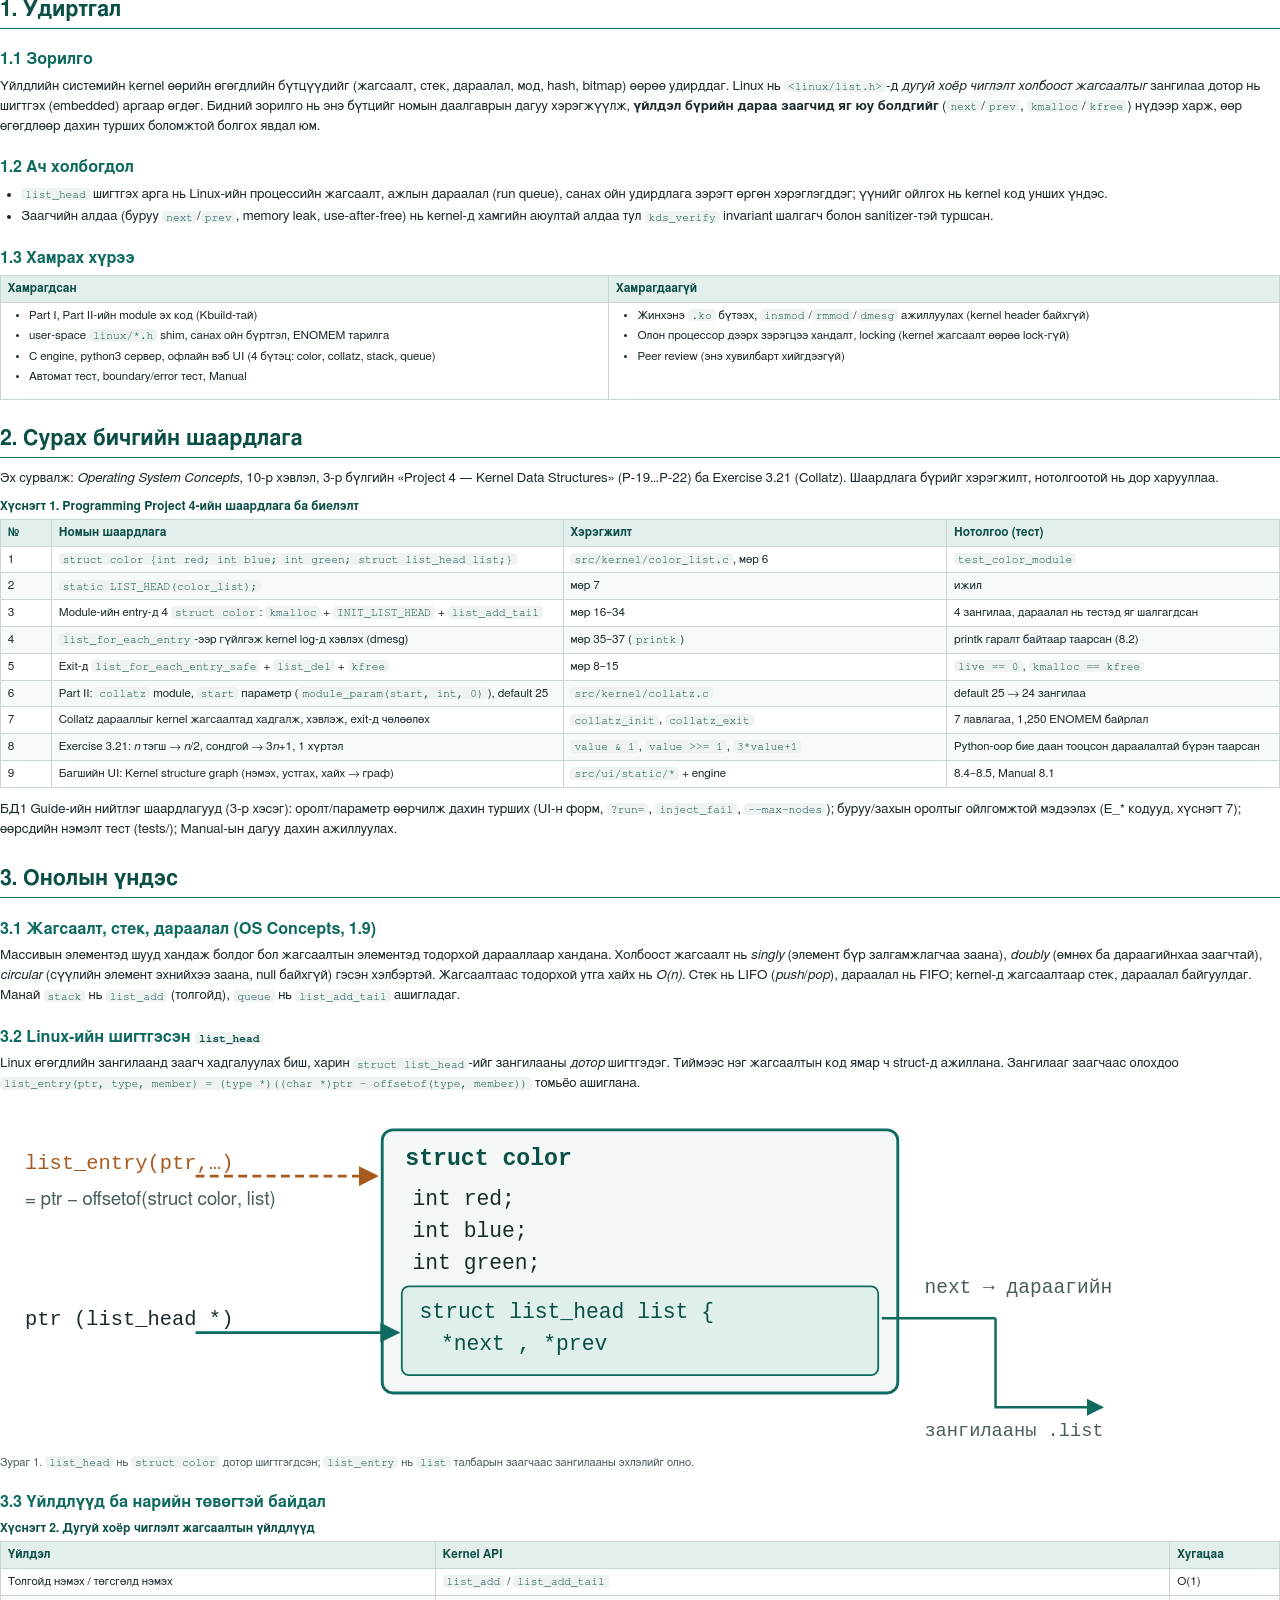
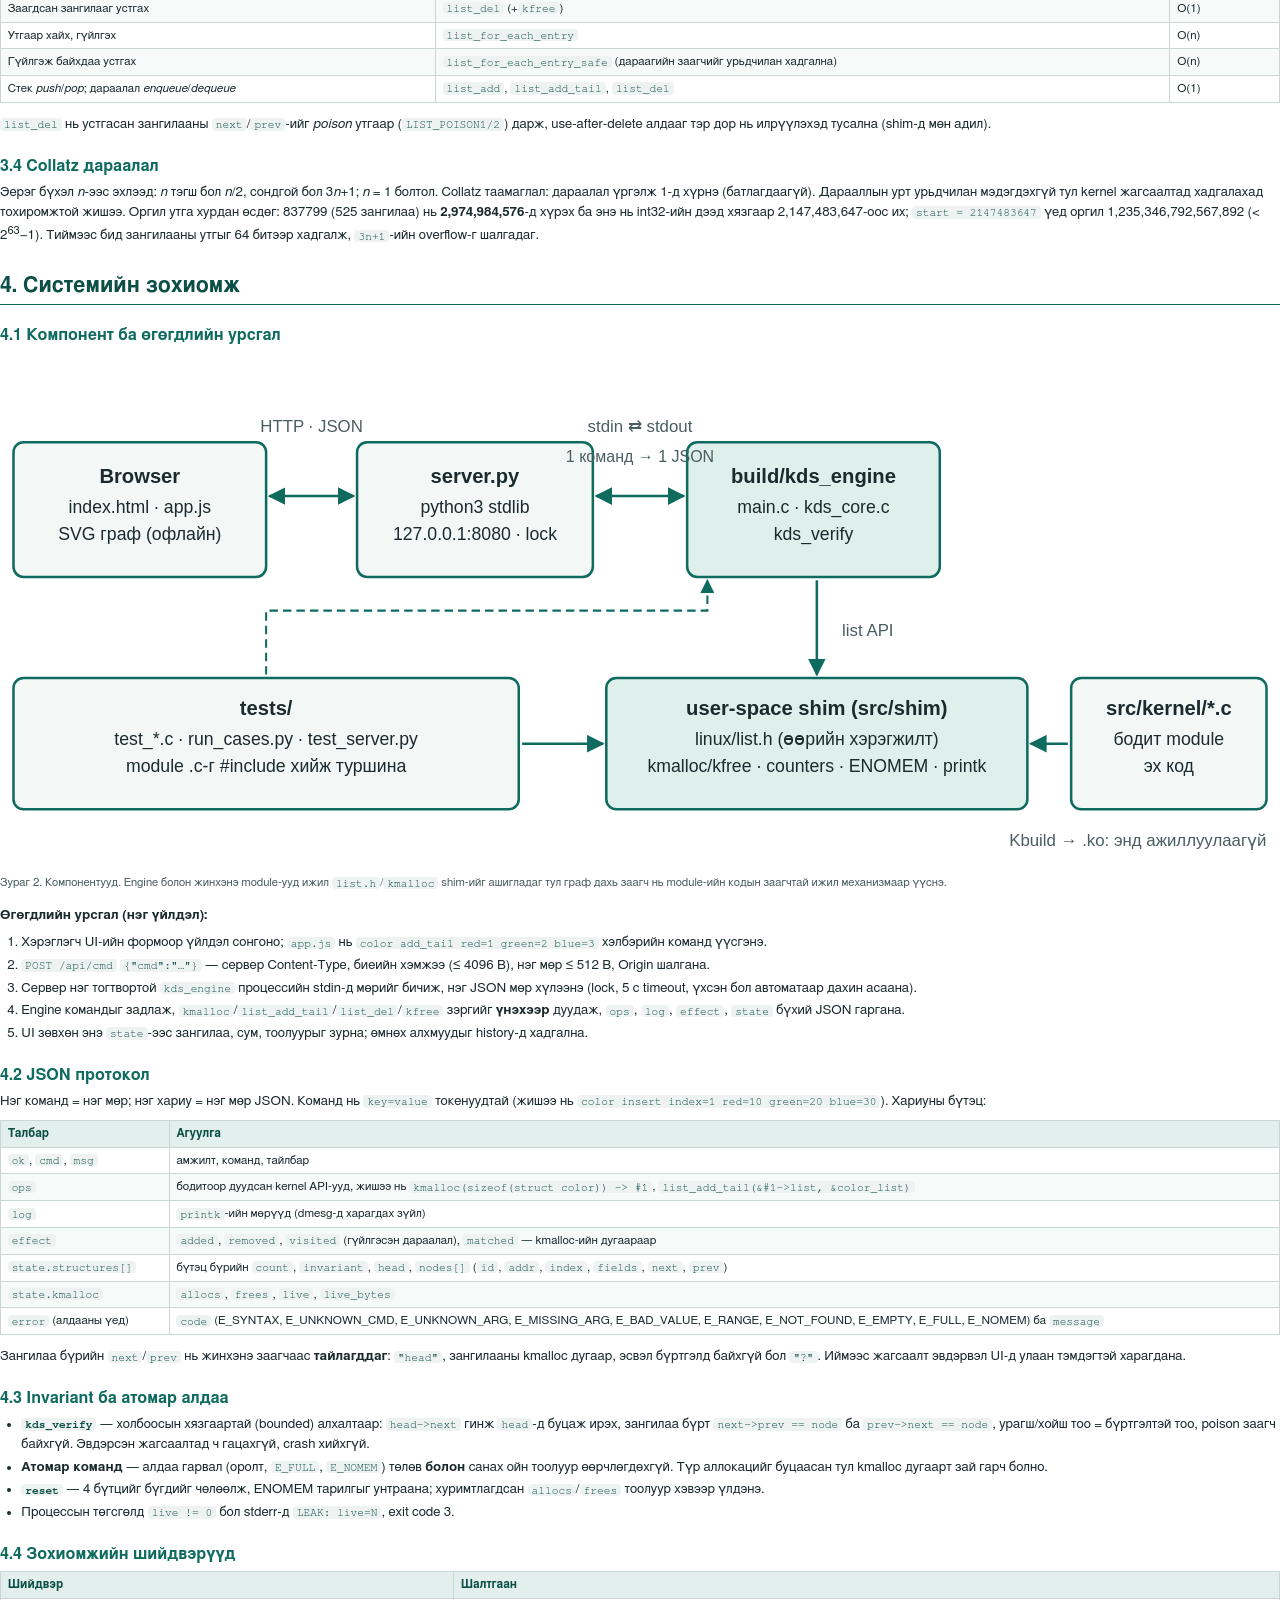
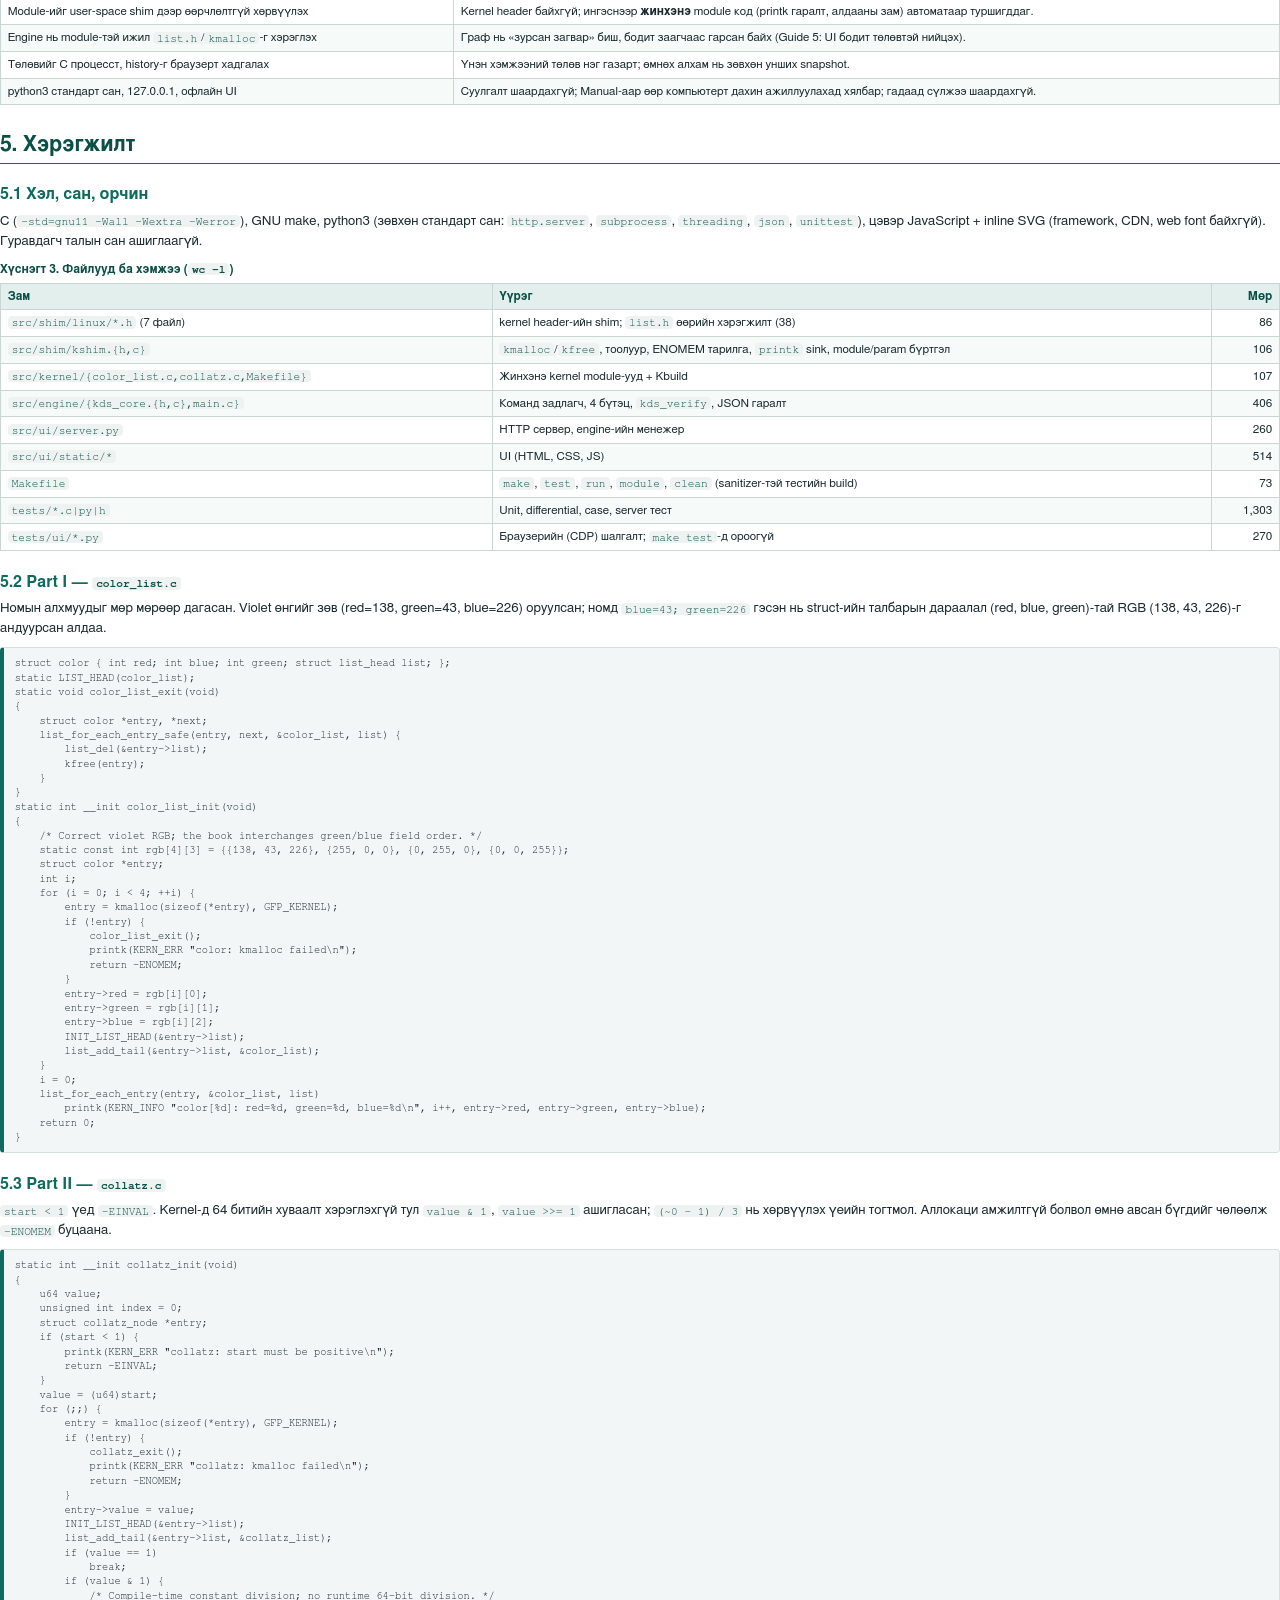
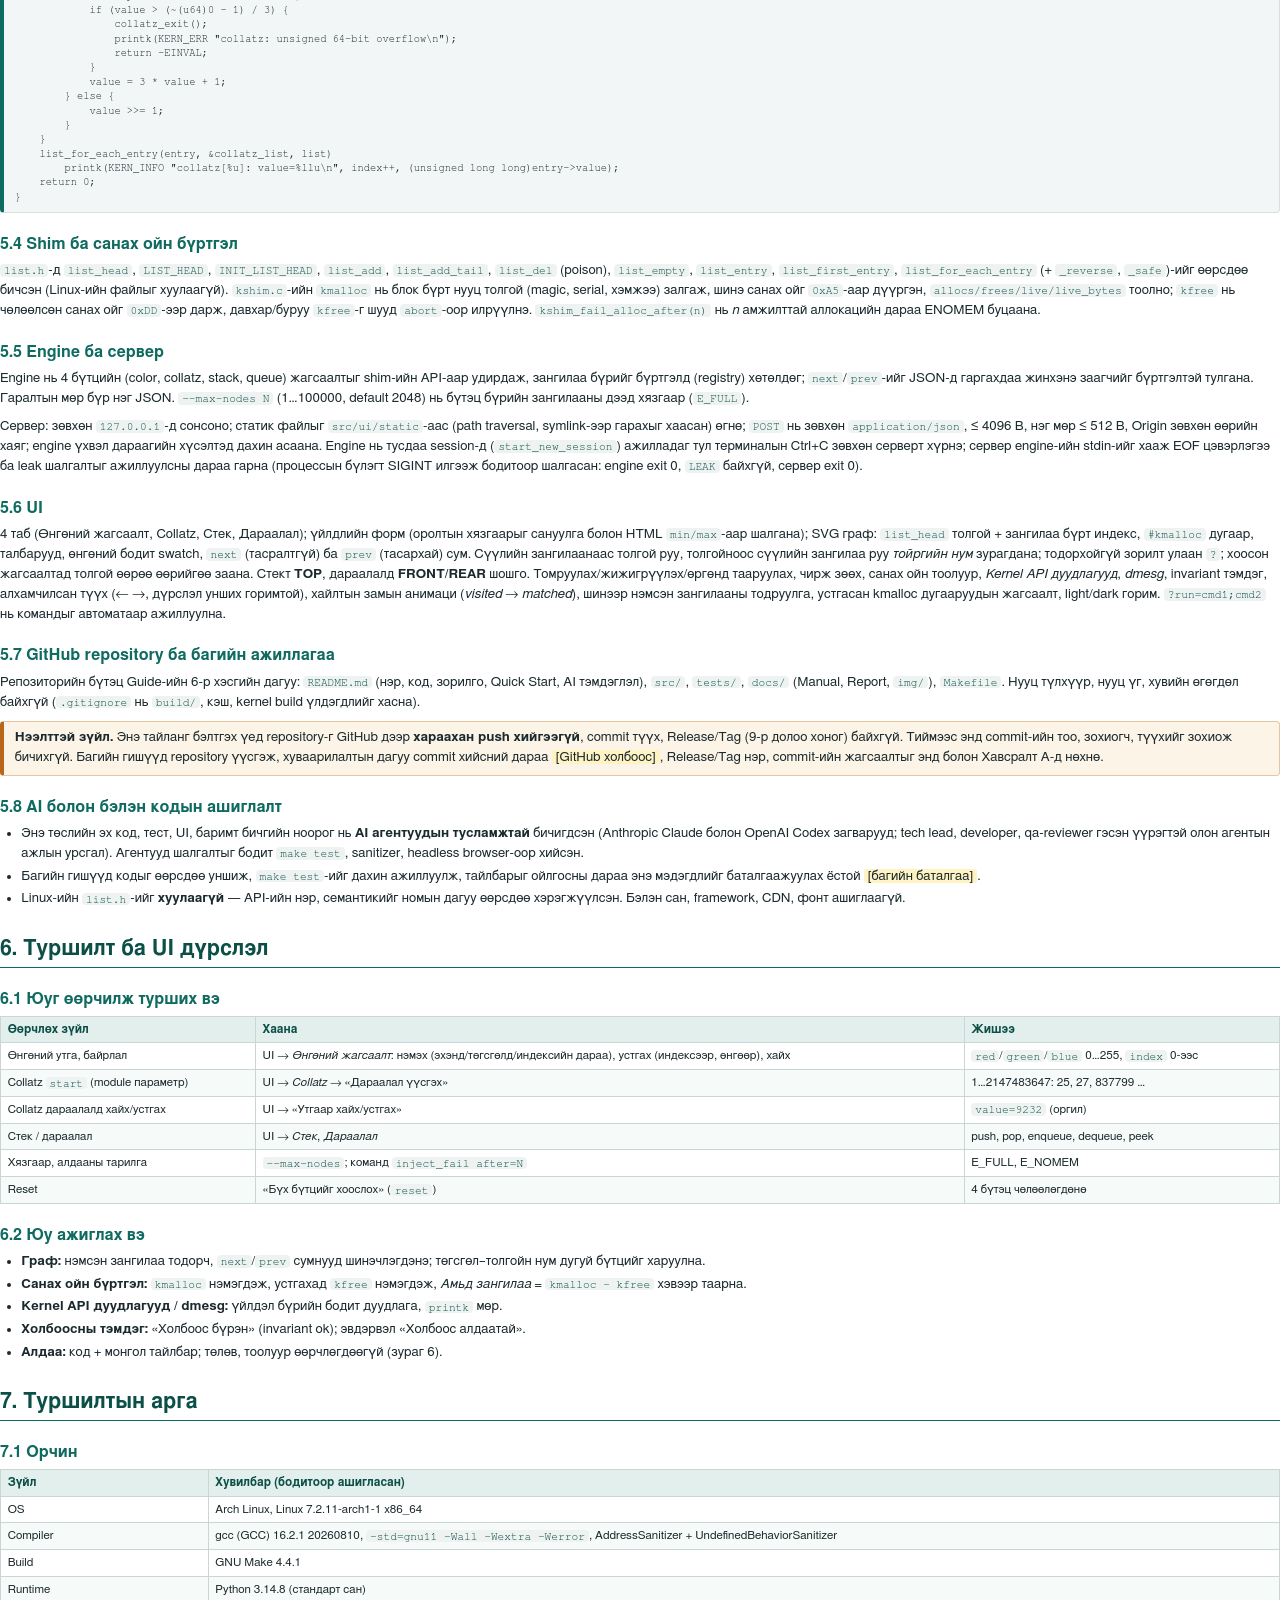
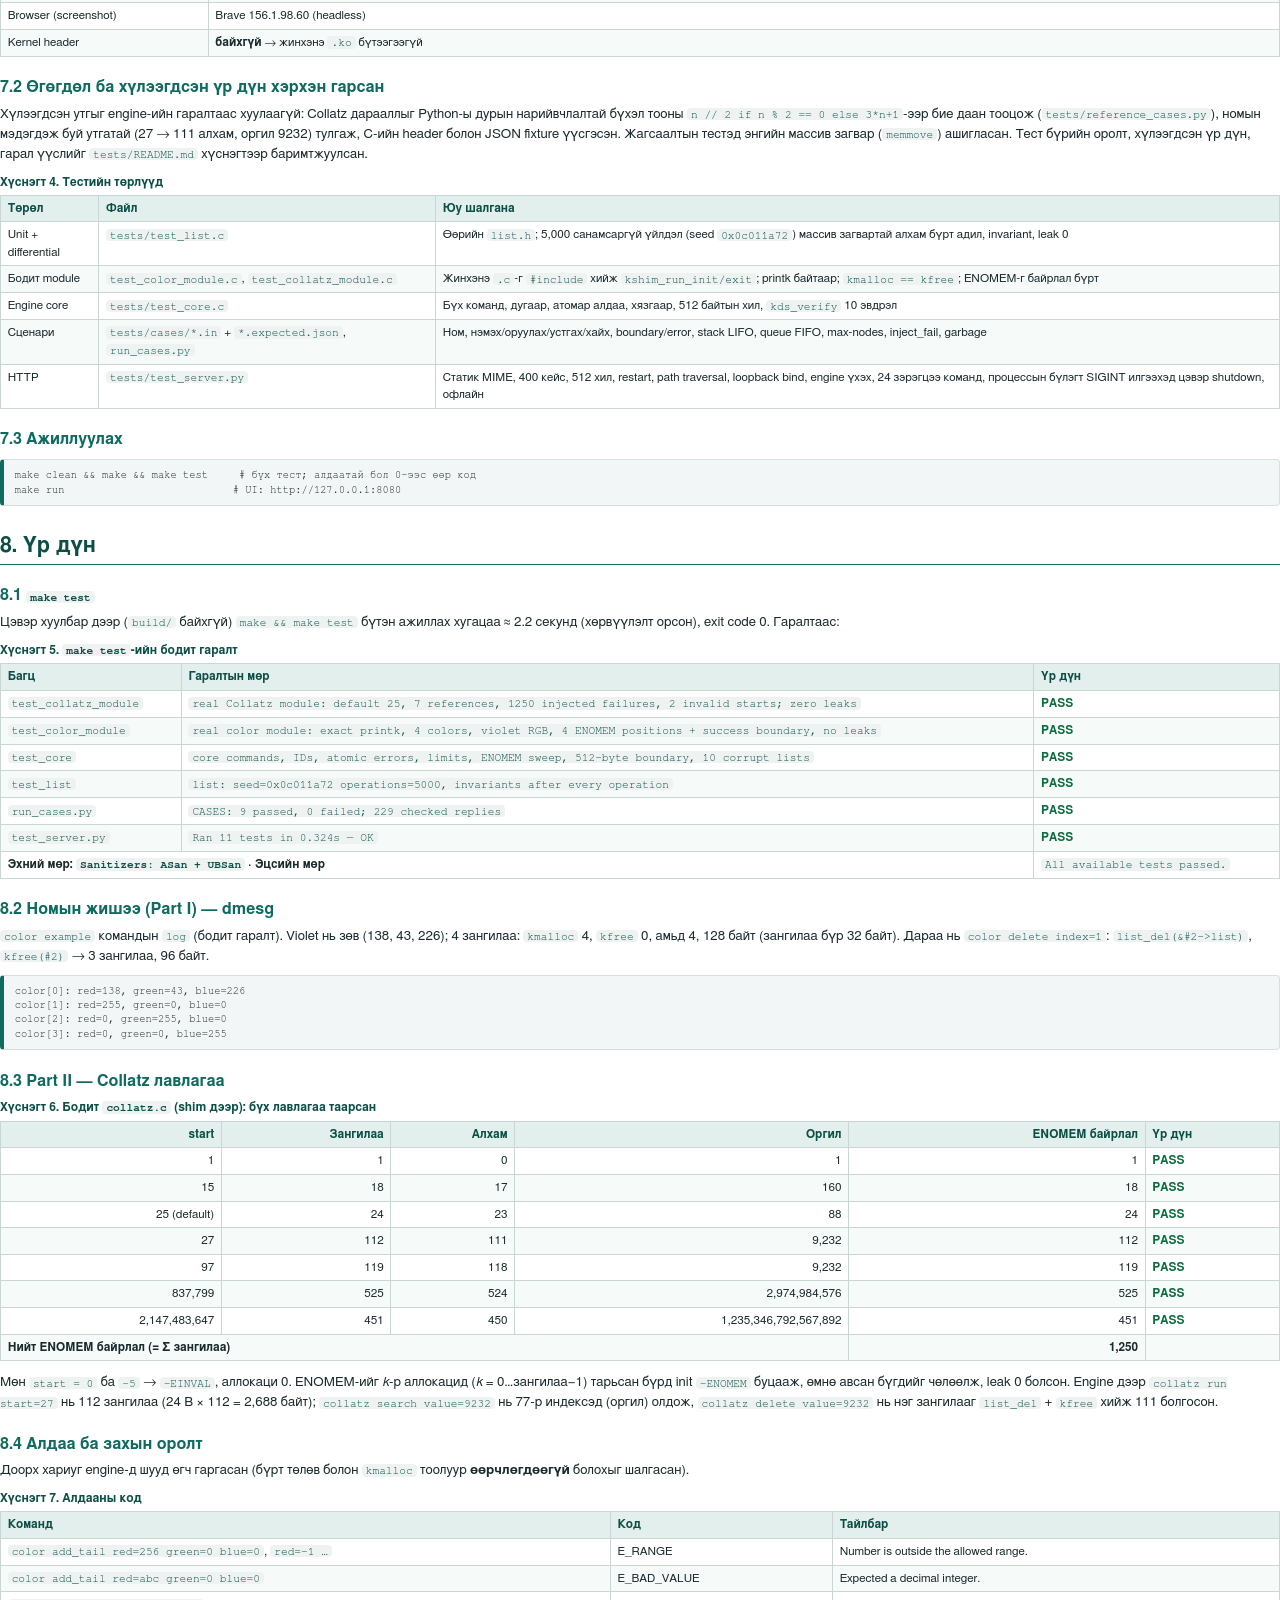
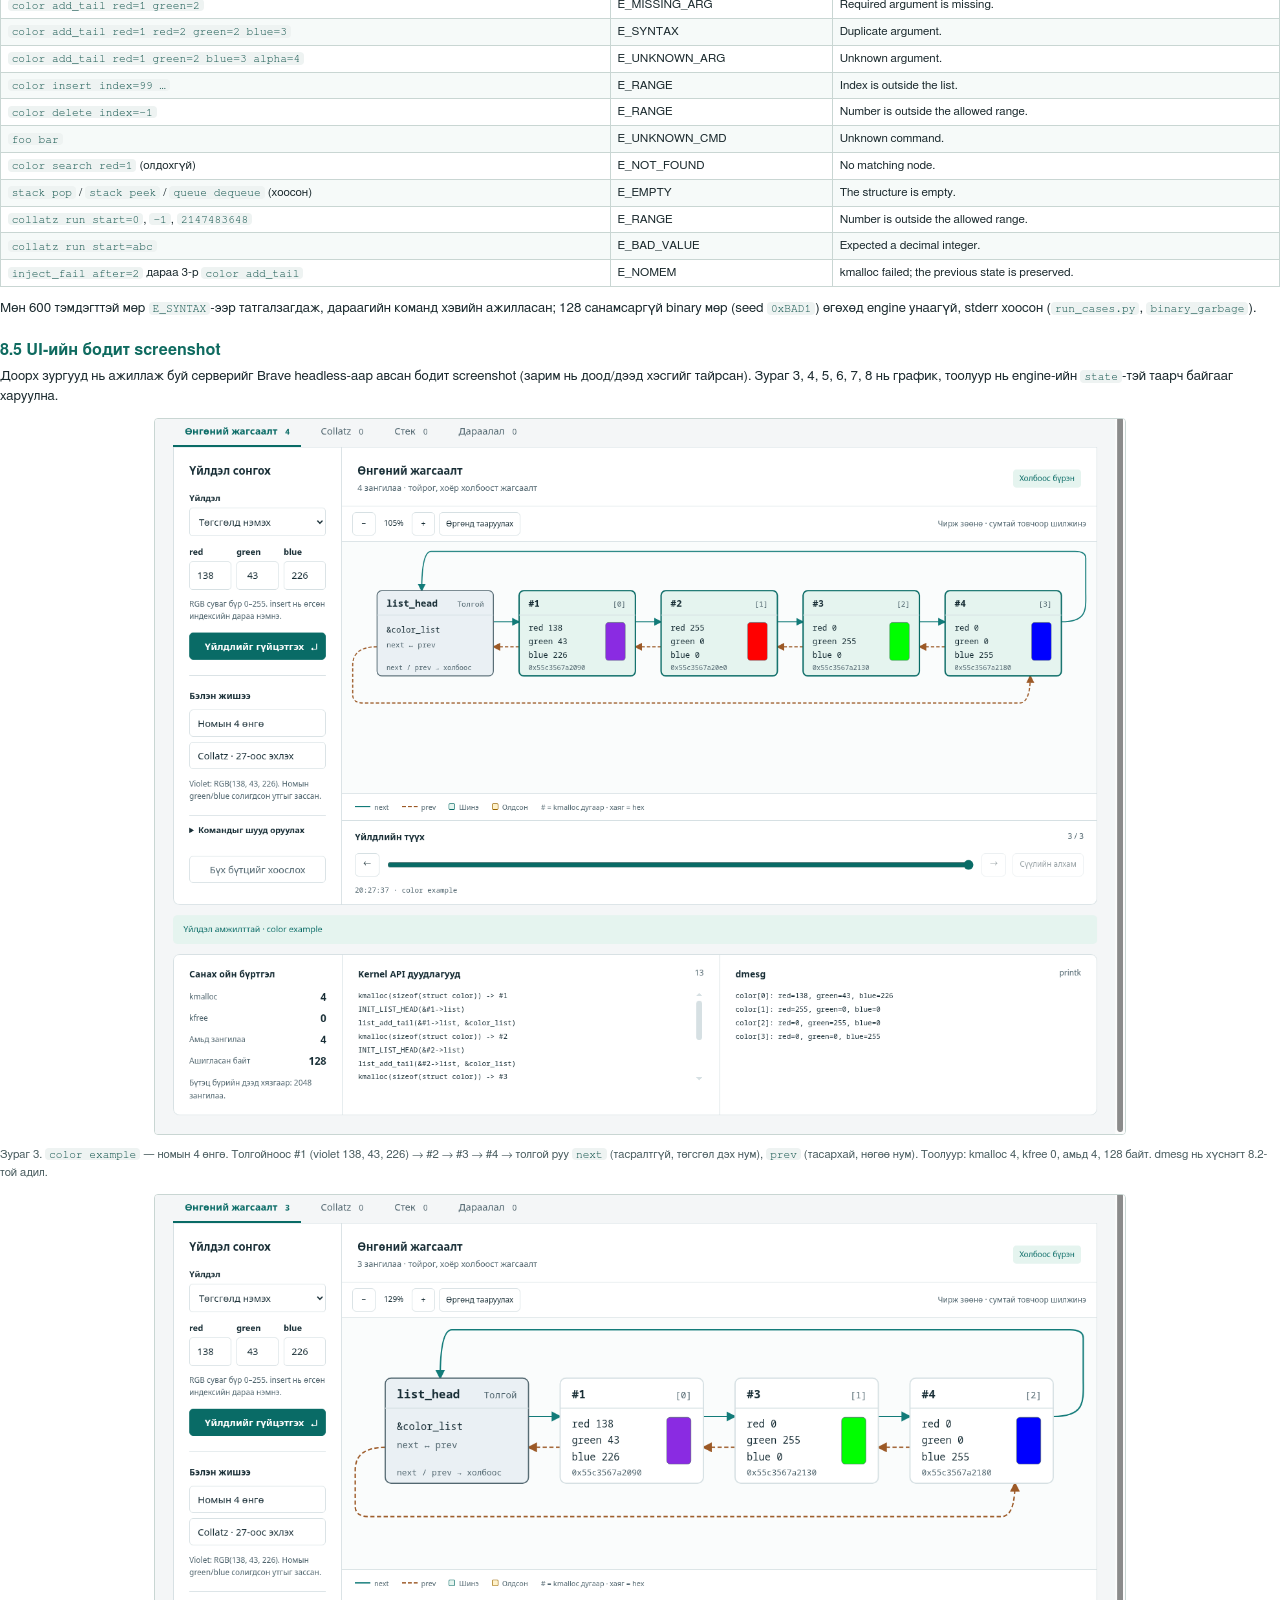
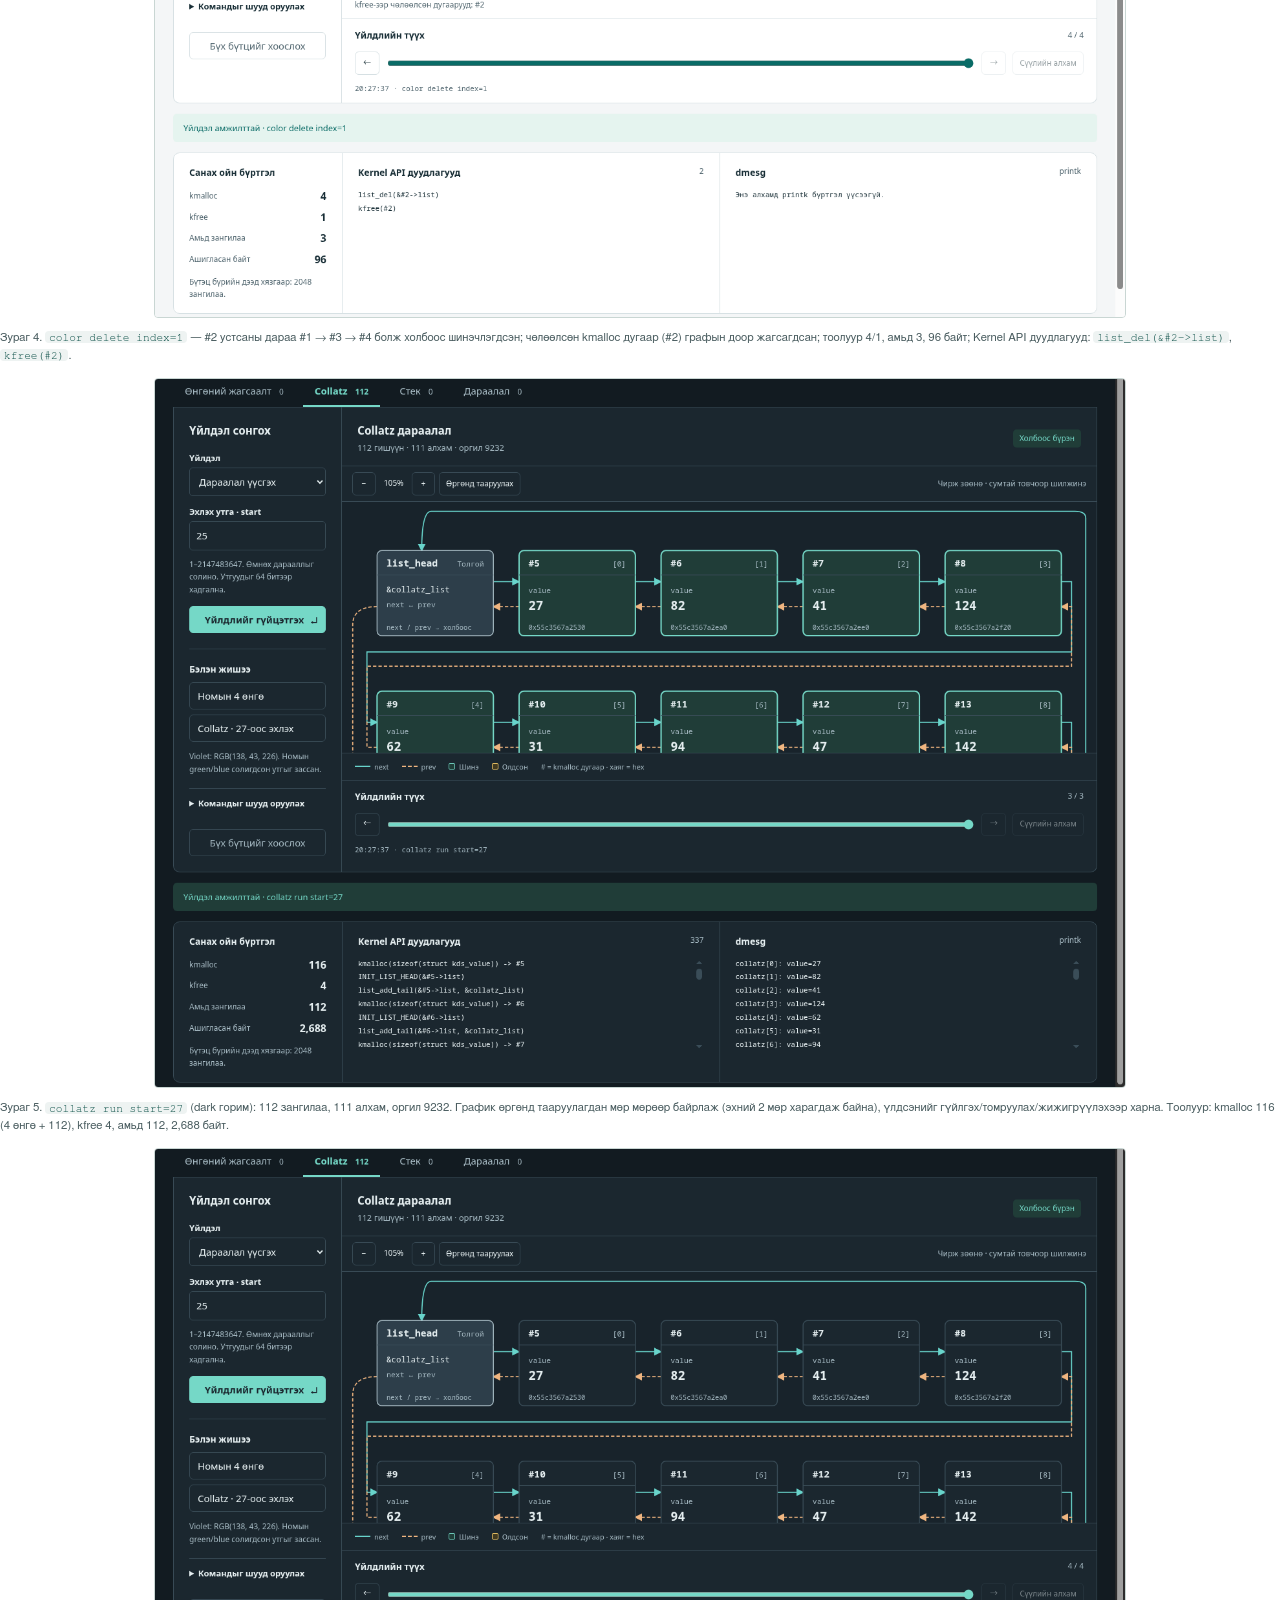
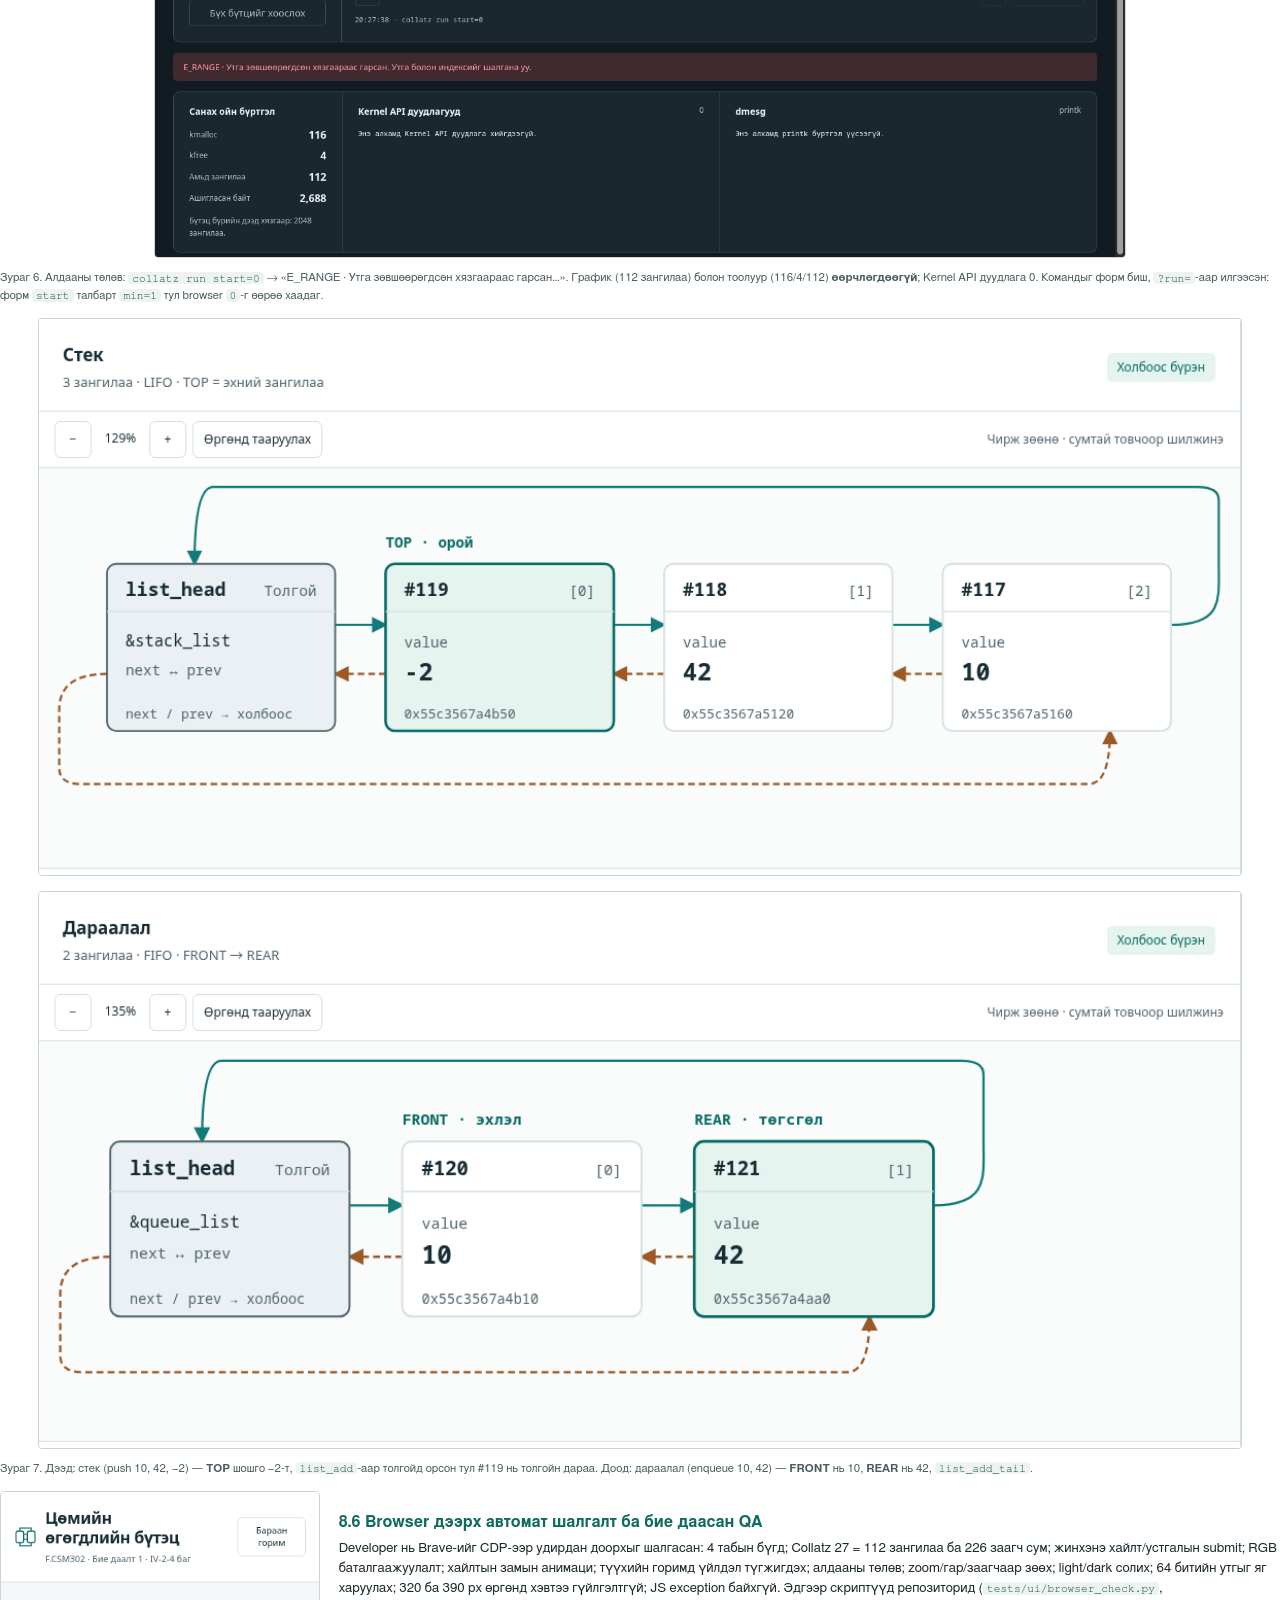
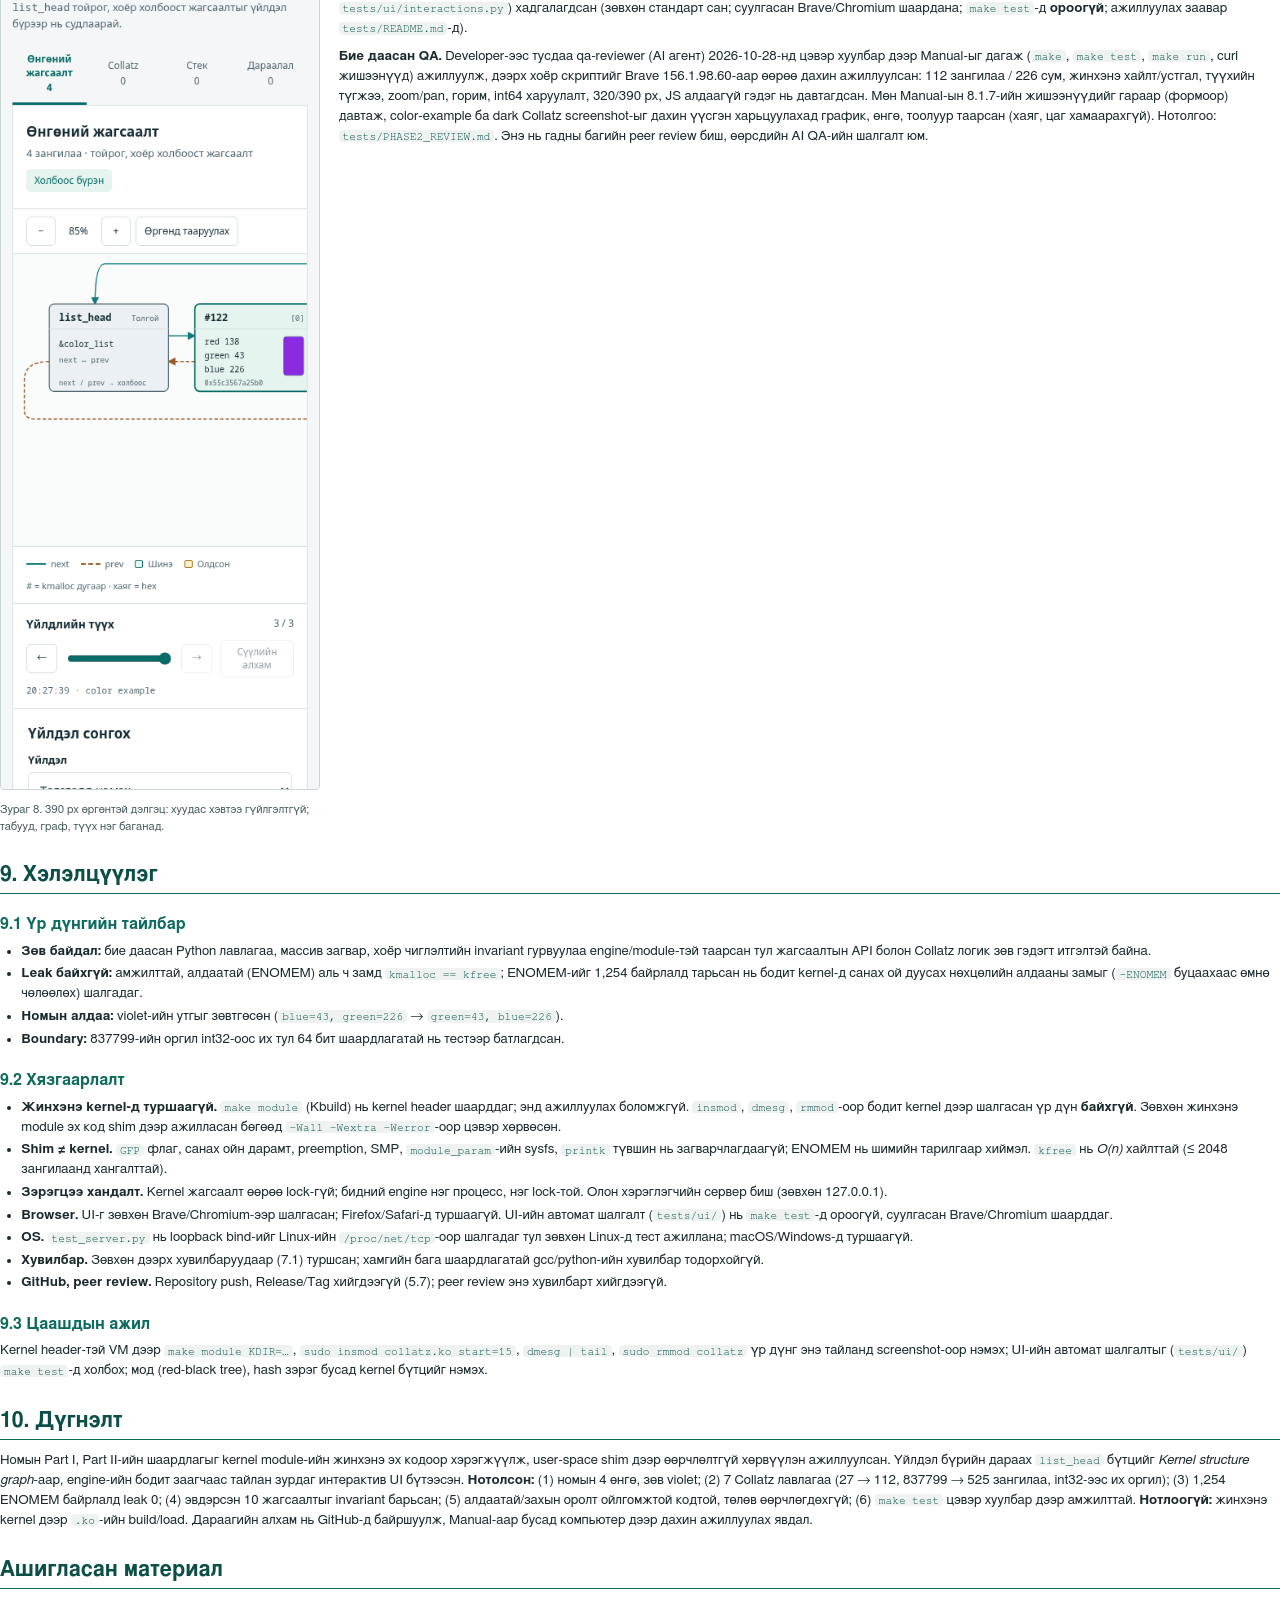
<file: docs/src/report.html>
<!doctype html><html lang="mn"><head><meta charset="utf-8"><title>IV-2-4 · БД1 · Тайлан</title><style>@page { size: A4; }
* { box-sizing: border-box; }
html { font-family: "Adwaita Sans", "FreeSans", "DejaVu Sans", sans-serif; font-size: 10pt; color: #1b2a2e; line-height: 1.5; }
body { margin: 0; }
code, pre, kbd, samp { font-family: "JetBrainsMono Nerd Font Mono", "Adwaita Mono", "FreeMono", monospace; font-size: 8.4pt; }
code { background: #eef3f2; padding: 0.5pt 3pt; border-radius: 3pt; color: #0b4f47; }
pre { background: #f3f6f6; border: 0.6pt solid #d6e0de; border-left: 3pt solid #0f6b60; border-radius: 3pt; padding: 6pt 8pt; margin: 6pt 0 8pt; white-space: pre-wrap; word-break: break-word; line-height: 1.38; break-inside: avoid; }
pre code { background: none; padding: 0; color: inherit; font-size: inherit; }
h1 { font-size: 16pt; line-height: 1.2; color: #0b4f47; margin: 20pt 0 8pt; padding-bottom: 4pt; border-bottom: 1.4pt solid #0f6b60; break-after: avoid; }
h2 { font-size: 12pt; color: #0f6b60; margin: 14pt 0 4pt; break-after: avoid; }
h3 { font-size: 10.4pt; color: #1b2a2e; margin: 10pt 0 3pt; break-after: avoid; }
p { margin: 0 0 6pt; text-align: left; }
ul, ol { margin: 0 0 7pt; padding-left: 16pt; }
li { margin-bottom: 2pt; }
a { color: #0b6a8a; }
table { border-collapse: collapse; width: 100%; margin: 4pt 0 9pt; font-size: 8.8pt; }
caption { caption-side: top; text-align: left; font-weight: 700; color: #0b4f47; padding: 0 0 3pt; font-size: 9pt; }
th, td { border: 0.6pt solid #c9d6d3; padding: 3pt 5pt; vertical-align: top; text-align: left; }
th { background: #e3efec; color: #0b4f47; font-weight: 700; }
tr { break-inside: avoid; }
tbody tr:nth-child(even) td { background: #f6faf9; }
td.num, th.num { text-align: right; font-variant-numeric: tabular-nums; }
.ok { color: #0a6b3c; font-weight: 700; }
.bad { color: #a12b2b; font-weight: 700; }
figure { margin: 8pt 0 10pt; break-inside: avoid; text-align: center; }
figure img { max-width: 100%; border: 0.6pt solid #c9d6d3; border-radius: 3pt; }
figure svg { max-width: 100%; height: auto; }
figcaption { font-size: 8.6pt; color: #4a5d60; margin-top: 3pt; text-align: left; }
.note { border: 0.6pt solid #b8d6cf; background: #eef7f5; border-left: 3pt solid #0f6b60; border-radius: 3pt; padding: 5pt 8pt; margin: 6pt 0 8pt; break-inside: avoid; }
.warn { border: 0.6pt solid #e5c6a1; background: #fdf4e8; border-left: 3pt solid #b8661a; border-radius: 3pt; padding: 5pt 8pt; margin: 6pt 0 8pt; break-inside: avoid; }
.cover { min-height: 255mm; display: flex; flex-direction: column; justify-content: space-between; break-after: page; }
.cover .course { font-size: 10.5pt; letter-spacing: 0.6pt; color: #0f6b60; font-weight: 700; text-transform: uppercase; }
.cover h1.title { font-size: 28pt; line-height: 1.12; border: 0; margin: 14pt 0 6pt; color: #0b4f47; padding: 0; }
.cover .subtitle { font-size: 13pt; color: #3b4f52; margin-bottom: 14pt; }
.cover .bar { height: 5pt; width: 70pt; background: #0f6b60; margin: 10pt 0 14pt; border-radius: 3pt; }
.cover table { width: auto; min-width: 60%; font-size: 9.6pt; }
.cover td.k { background: #e3efec; font-weight: 700; color: #0b4f47; white-space: nowrap; }
.toc { columns: 2; column-gap: 24pt; font-size: 9.4pt; margin-bottom: 6pt; }
.toc div { break-inside: avoid; margin-bottom: 2pt; }
.pb { break-before: page; }
.two { display: flex; gap: 12pt; align-items: flex-start; }
.two > * { flex: 1; min-width: 0; }
.small { font-size: 8.6pt; color: #4a5d60; }
.kpis { display: flex; flex-wrap: wrap; gap: 6pt; margin: 6pt 0 8pt; }
.kpi { flex: 1 1 28%; border: 0.6pt solid #c9d6d3; border-radius: 4pt; padding: 5pt 8pt; background: #f6faf9; break-inside: avoid; }
.kpi b { display: block; font-size: 15pt; color: #0b4f47; line-height: 1.15; }
.kpi span { font-size: 8.4pt; color: #4a5d60; }
.ph { background: #fff3c4; padding: 0 3pt; border-radius: 2pt; }
.footer-note { margin-top: 10pt; font-size: 8.4pt; color: #5a6c6f; }

pre.long { break-inside: auto; }
table.keep { break-inside: avoid; }
figure.shot img { width: 76%; }
figure.wide img { width: 94%; }
.side { display: flex; gap: 14pt; align-items: flex-start; }
.side figure { flex: 0 0 25%; margin: 0; }
.side figure img { width: 100%; }
.side > div { flex: 1; min-width: 0; }
code, pre, kbd, samp { font-variant-ligatures: none; font-feature-settings: "liga" 0, "calt" 0, "clig" 0; }
pre { font-size: 7.8pt; }
</style></head><body><section class="cover">
  <div>
    <div class="course">F.CSM302 Үйлдлийн систем · Бие даалт 1</div>
    <div class="bar"></div>
    <h1 class="title">Kernel Data Structures</h1>
    <div class="subtitle">Судалгаа, хэрэгжилт, туршилтын тайлан<br>Operating System Concepts (10-р хэвлэл) · 3-р бүлэг · Programming Project 4</div>
    <table>
      <tr><td class="k">Хуваарилалтын код</td><td><b>IV-2-4</b></td></tr>
      <tr><td class="k">Төсөл</td><td>Kernel Data Structures (circular doubly linked list, <code>struct list_head</code>)</td></tr>
      <tr><td class="k">Үндсэн UI дүрслэл</td><td>Kernel structure graph</td></tr>
      <tr><td class="k">GitHub</td><td><span class="ph">[GitHub холбоос]</span></td></tr>
      <tr><td class="k">Огноо / хувилбар</td><td>2026-10-28 · 1.0</td></tr>
    </table>
    <h3 style="margin-top:16pt">Багийн гишүүд</h3>
    <table style="min-width:60%">
      <thead><tr><th>№</th><th>Оюутны код</th><th>Нэр</th></tr></thead>
      <tbody>
        <tr><td>1</td><td>B200900028</td><td><span class="ph">[нэр]</span></td></tr>
        <tr><td>2</td><td>B221910021</td><td><span class="ph">[нэр]</span></td></tr>
        <tr><td>3</td><td>B231910034</td><td><span class="ph">[нэр]</span></td></tr>
        <tr><td>4</td><td>B232270805</td><td><span class="ph">[нэр]</span></td></tr>
        <tr><td>5</td><td>B241940102</td><td><span class="ph">[нэр]</span></td></tr>
        <tr><td>6</td><td>B242270075</td><td><span class="ph">[нэр]</span></td></tr>
      </tbody>
    </table>
  </div>
  <div class="small">Энэ тайланд орсон бүх тоо, хүснэгт, screenshot нь репозиторийн кодыг <b>бодитоор ажиллуулж</b> гаргасан үр дүн. Жинхэнэ Linux kernel дээр <code>.ko</code> бүтээж, <code>insmod</code> хийж <b>туршаагүй</b> (9.2-ыг үз).</div>
</section>

<h1 style="margin-top:0">Хураангуй</h1>
<p><b>Асуудал.</b> Сурах бичгийн 3-р бүлгийн Programming Project 4 нь Linux kernel-ийн дугуй хоёр чиглэлт холбоост жагсаалтыг (<code>struct list_head</code>) ашиглан (I) 4 өнгөний жагсаалт үүсгэж, dmesg-д хэвлэж, гарахдаа чөлөөлөх, (II) <code>start</code> параметртэй <code>collatz</code> module-д Collatz дарааллыг kernel жагсаалтад хадгалахыг шаарддаг. Багшийн даалгаврын дагуу үйлдэл бүрийн дараах бүтцийг <i>Kernel structure graph</i> хэлбэрээр интерактив харуулах ёстой.</p>
<p><b>Шийдэл.</b> Энэ компьютерт kernel header байхгүй тул module-ийн <b>жинхэнэ эх кодыг</b> (<code>src/kernel/color_list.c</code>, <code>collatz.c</code>) өөрсдийн user-space <code>linux/*.h</code> shim-тэй өөрчлөлтгүйгээр хөрвүүлж ажиллуулдаг болгосон. Ижил жагсаалтын API дээр суурилсан C engine нь stdin-ээр команд авч, нэг мөр JSON хариу өгнө; python3 сервер ба SVG-д суурилсан вэб UI нь зөвхөн энэ <b>бодит төлөвөөс</b> графыг зурна.</p>
<p><b>Туршилт.</b> <code>make test</code> нь 4 C тест, 9 JSON сценарийн бүлэг, 11 HTTP тестийг ажиллуулдаг; бүгд AddressSanitizer + UndefinedBehaviorSanitizer-тэй.</p>
<div class="kpis">
  <div class="kpi"><b>5,000</b><span>санамсаргүй үйлдэл (seed 0x0c011a72), array загвартай харьцуулсан, алхам бүрт invariant шалгасан</span></div>
  <div class="kpi"><b>1,254</b><span>kmalloc-ийн байрлал бүрт ENOMEM тарьсан (collatz 1,250 + color 4) — leak 0</span></div>
  <div class="kpi"><b>7</b><span>Collatz лавлагаа (27 → 112 зангилаа, 837799 → int32-оос их оргил)</span></div>
  <div class="kpi"><b>10</b><span>зориудаар эвдсэн жагсаалтыг <code>kds_verify</code> барьсан</span></div>
  <div class="kpi"><b>229</b><span>engine-ийн хариу (9 сценарийн бүлэг: ном, boundary, error, garbage)</span></div>
  <div class="kpi"><b>11</b><span>HTTP серверийн тест (400, path traversal, restart, loopback-only, Ctrl+C-ийн цэвэр shutdown)</span></div>
</div>
<p><b>Гол үр дүн.</b> <code>make test</code> эцсийн мөр: <code>All available tests passed.</code> Номын жишээ (4 өнгө) болон Collatz 27 (112 зангилаа), 837799 (525 зангилаа) зөв гарсан; <code>kmalloc</code> = <code>kfree</code> бүх тестэд. Номын snippet-д violet өнгө <i>blue=43, green=226</i> гэж RGB (138, 43, 226)-г struct-ийн талбарын дараалалтай андуурсан тул зөв утгыг (red=138, green=43, blue=226) ашигласан.</p>
<p><b>Хязгаарлалт.</b> Жинхэнэ kernel-д <code>.ko</code> бүтээж, <code>insmod</code>/<code>dmesg</code>-ээр <b>ажиллуулаагүй</b>; зөвхөн жинхэнэ module эх код shim дээр ажилласан.</p>

<h2>Агуулга</h2>
<div class="toc">
  <div>1. Удиртгал</div><div>2. Сурах бичгийн шаардлага</div><div>3. Онолын үндэс</div><div>4. Системийн зохиомж</div>
  <div>5. Хэрэгжилт (5.7 GitHub, 5.8 AI ашиглалт)</div><div>6. Туршилт ба UI дүрслэл</div><div>7. Туршилтын арга</div><div>8. Үр дүн</div>
  <div>9. Хэлэлцүүлэг</div><div>10. Дүгнэлт</div><div>Ашигласан материал</div><div>Хавсралт A. Ажлын төлөвлөгөө</div>
</div>

<h1 class="pb">1. Удиртгал</h1>
<h2>1.1 Зорилго</h2>
<p>Үйлдлийн системийн kernel өөрийн өгөгдлийн бүтцүүдийг (жагсаалт, стек, дараалал, мод, hash, bitmap) өөрөө удирддаг. Linux нь <code>&lt;linux/list.h&gt;</code>-д <i>дугуй хоёр чиглэлт холбоост жагсаалтыг</i> зангилаа дотор нь шигтгэх (embedded) аргаар өгдөг. Бидний зорилго нь энэ бүтцийг номын даалгаврын дагуу хэрэгжүүлж, <b>үйлдэл бүрийн дараа заагчид яг юу болдгийг</b> (<code>next</code>/<code>prev</code>, <code>kmalloc</code>/<code>kfree</code>) нүдээр харж, өөр өгөгдлөөр дахин турших боломжтой болгох явдал юм.</p>
<h2>1.2 Ач холбогдол</h2>
<ul>
  <li><code>list_head</code> шигтгэх арга нь Linux-ийн процессийн жагсаалт, ажлын дараалал (run queue), санах ойн удирдлага зэрэгт өргөн хэрэглэгддэг; үүнийг ойлгох нь kernel код унших үндэс.</li>
  <li>Заагчийн алдаа (буруу <code>next</code>/<code>prev</code>, memory leak, use-after-free) нь kernel-д хамгийн аюултай алдаа тул <code>kds_verify</code> invariant шалгагч болон sanitizer-тэй туршсан.</li>
</ul>
<h2>1.3 Хамрах хүрээ</h2>
<table>
  <thead><tr><th>Хамрагдсан</th><th>Хамрагдаагүй</th></tr></thead>
  <tbody><tr><td><ul>
    <li>Part I, Part II-ийн module эх код (Kbuild-тай)</li>
    <li>user-space <code>linux/*.h</code> shim, санах ойн бүртгэл, ENOMEM тарилга</li>
    <li>C engine, python3 сервер, офлайн вэб UI (4 бүтэц: color, collatz, stack, queue)</li>
    <li>Автомат тест, boundary/error тест, Manual</li>
  </ul></td><td><ul>
    <li>Жинхэнэ <code>.ko</code> бүтээх, <code>insmod</code>/<code>rmmod</code>/<code>dmesg</code> ажиллуулах (kernel header байхгүй)</li>
    <li>Олон процессор дээрх зэрэгцээ хандалт, locking (kernel жагсаалт өөрөө lock-гүй)</li>
    <li>Peer review (энэ хувилбарт хийгдээгүй)</li>
  </ul></td></tr></tbody>
</table>

<h1>2. Сурах бичгийн шаардлага</h1>
<p>Эх сурвалж: <i>Operating System Concepts</i>, 10-р хэвлэл, 3-р бүлгийн «Project 4 — Kernel Data Structures» (P-19…P-22) ба Exercise 3.21 (Collatz). Шаардлага бүрийг хэрэгжилт, нотолгоотой нь дор харууллаа.</p>
<table>
  <caption>Хүснэгт 1. Programming Project 4-ийн шаардлага ба биелэлт</caption>
  <thead><tr><th style="width:4%">№</th><th style="width:40%">Номын шаардлага</th><th style="width:30%">Хэрэгжилт</th><th>Нотолгоо (тест)</th></tr></thead>
  <tbody>
    <tr><td>1</td><td><code>struct color {int red; int blue; int green; struct list_head list;}</code></td><td><code>src/kernel/color_list.c</code>, мөр 6</td><td><code>test_color_module</code></td></tr>
    <tr><td>2</td><td><code>static LIST_HEAD(color_list);</code></td><td>мөр 7</td><td>ижил</td></tr>
    <tr><td>3</td><td>Module-ийн entry-д 4 <code>struct color</code>: <code>kmalloc</code> + <code>INIT_LIST_HEAD</code> + <code>list_add_tail</code></td><td>мөр 16–34</td><td>4 зангилаа, дараалал нь тестэд яг шалгагдсан</td></tr>
    <tr><td>4</td><td><code>list_for_each_entry</code>-ээр гүйлгэж kernel log-д хэвлэх (dmesg)</td><td>мөр 35–37 (<code>printk</code>)</td><td>printk гаралт байтаар таарсан (8.2)</td></tr>
    <tr><td>5</td><td>Exit-д <code>list_for_each_entry_safe</code> + <code>list_del</code> + <code>kfree</code></td><td>мөр 8–15</td><td><code>live == 0</code>, <code>kmalloc == kfree</code></td></tr>
    <tr><td>6</td><td>Part II: <code>collatz</code> module, <code>start</code> параметр (<code>module_param(start, int, 0)</code>), default 25</td><td><code>src/kernel/collatz.c</code></td><td>default 25 → 24 зангилаа</td></tr>
    <tr><td>7</td><td>Collatz дарааллыг kernel жагсаалтад хадгалж, хэвлэж, exit-д чөлөөлөх</td><td><code>collatz_init</code>, <code>collatz_exit</code></td><td>7 лавлагаа, 1,250 ENOMEM байрлал</td></tr>
    <tr><td>8</td><td>Exercise 3.21: <i>n</i> тэгш → <i>n</i>/2, сондгой → 3<i>n</i>+1, 1 хүртэл</td><td><code>value &amp; 1</code>, <code>value &gt;&gt;= 1</code>, <code>3*value+1</code></td><td>Python-оор бие даан тооцсон дараалалтай бүрэн таарсан</td></tr>
    <tr><td>9</td><td>Багшийн UI: Kernel structure graph (нэмэх, устгах, хайх → граф)</td><td><code>src/ui/static/*</code> + engine</td><td>8.4–8.5, Manual 8.1</td></tr>
  </tbody>
</table>
<p>БД1 Guide-ийн нийтлэг шаардлагууд (3-р хэсэг): оролт/параметр өөрчилж дахин турших (UI-н форм, <code>?run=</code>, <code>inject_fail</code>, <code>--max-nodes</code>); буруу/захын оролтыг ойлгомжтой мэдээлэх (E_* кодууд, хүснэгт 7); өөрсдийн нэмэлт тест (tests/); Manual-ын дагуу дахин ажиллуулах.</p>

<h1>3. Онолын үндэс</h1>
<h2>3.1 Жагсаалт, стек, дараалал (OS Concepts, 1.9)</h2>
<p>Массивын элементэд шууд хандаж болдог бол жагсаалтын элементэд тодорхой дарааллаар хандана. Холбоост жагсаалт нь <i>singly</i> (элемент бүр залгамжлагчаа заана), <i>doubly</i> (өмнөх ба дараагийнхаа заагчтай), <i>circular</i> (сүүлийн элемент эхнийхээ заана, null байхгүй) гэсэн хэлбэртэй. Жагсаалтаас тодорхой утга хайх нь <i>O(n)</i>. Стек нь LIFO (<i>push</i>/<i>pop</i>), дараалал нь FIFO; kernel-д жагсаалтаар стек, дараалал байгуулдаг. Манай <code>stack</code> нь <code>list_add</code> (толгойд), <code>queue</code> нь <code>list_add_tail</code> ашигладаг.</p>
<h2>3.2 Linux-ийн шигтгэсэн <code>list_head</code></h2>
<p>Linux өгөгдлийн зангилаанд заагч хадгалуулах биш, харин <code>struct list_head</code>-ийг зангилааны <i>дотор</i> шигтгэдэг. Тиймээс нэг жагсаалтын код ямар ч struct-д ажиллана. Зангилааг заагчаас олохдоо <code>list_entry(ptr, type, member) = (type *)((char *)ptr − offsetof(type, member))</code> томьёо ашиглана.</p>
<figure>
<svg viewBox="0 0 720 190" role="img" aria-label="struct color дотор шигтгэсэн list_head ба list_entry">
  <defs><marker id="ah" viewBox="0 0 10 10" refX="9" refY="5" markerWidth="7" markerHeight="7" orient="auto-start-reverse"><path d="M0 0L10 5L0 10z" fill="#0f6b60"/></marker>
  <marker id="ah2" viewBox="0 0 10 10" refX="9" refY="5" markerWidth="7" markerHeight="7" orient="auto-start-reverse"><path d="M0 0L10 5L0 10z" fill="#a85a1e"/></marker></defs>
  <rect x="215" y="14" width="290" height="148" rx="6" fill="#f3f8f7" stroke="#0f6b60" stroke-width="1.6"/>
  <text x="228" y="34" font-size="13" font-weight="700" fill="#0b4f47" font-family="monospace">struct color</text>
  <g font-family="monospace" font-size="12" fill="#1b2a2e">
    <text x="232" y="56">int red;</text><text x="232" y="74">int blue;</text><text x="232" y="92">int green;</text>
  </g>
  <rect x="226" y="102" width="268" height="50" rx="4" fill="#dff0ec" stroke="#0f6b60"/>
  <text x="236" y="120" font-size="12" font-family="monospace" fill="#0b4f47">struct list_head list {</text>
  <text x="248" y="138" font-size="12" font-family="monospace" fill="#0b4f47">*next ,  *prev</text>
  <path d="M215 52 L215 126" stroke="none"/>
  <path d="M110 128 H224" stroke="#0f6b60" stroke-width="1.6" marker-end="url(#ah)"/>
  <text x="14" y="124" font-size="11.5" fill="#1b2a2e" font-family="monospace">ptr (list_head *)</text>
  <path d="M110 40 H212" stroke="#a85a1e" stroke-width="1.6" stroke-dasharray="5 3" marker-end="url(#ah2)"/>
  <text x="14" y="36" font-size="11.5" fill="#a85a1e" font-family="monospace">list_entry(ptr,…)</text>
  <text x="14" y="56" font-size="10.5" fill="#4a5d60">= ptr − offsetof(struct color, list)</text>
  <path d="M496 120 H560 M560 120 V170 H620" stroke="#0f6b60" stroke-width="1.4" fill="none" marker-end="url(#ah)"/>
  <text x="520" y="106" font-size="11" fill="#4a5d60" font-family="monospace">next → дараагийн</text>
  <text x="520" y="186" font-size="10.5" fill="#4a5d60" font-family="monospace">зангилааны .list</text>
</svg>
<figcaption>Зураг 1. <code>list_head</code> нь <code>struct color</code> дотор шигтгэгдсэн; <code>list_entry</code> нь <code>list</code> талбарын заагчаас зангилааны эхлэлийг олно.</figcaption>
</figure>
<h2>3.3 Үйлдлүүд ба нарийн төвөгтэй байдал</h2>
<table>
  <caption>Хүснэгт 2. Дугуй хоёр чиглэлт жагсаалтын үйлдлүүд</caption>
  <thead><tr><th>Үйлдэл</th><th>Kernel API</th><th>Хугацаа</th></tr></thead>
  <tbody>
    <tr><td>Толгойд нэмэх / төгсгөлд нэмэх</td><td><code>list_add</code> / <code>list_add_tail</code></td><td>O(1)</td></tr>
    <tr><td>Заагдсан зангилааг устгах</td><td><code>list_del</code> (+<code>kfree</code>)</td><td>O(1)</td></tr>
    <tr><td>Утгаар хайх, гүйлгэх</td><td><code>list_for_each_entry</code></td><td>O(n)</td></tr>
    <tr><td>Гүйлгэж байхдаа устгах</td><td><code>list_for_each_entry_safe</code> (дараагийн заагчийг урьдчилан хадгална)</td><td>O(n)</td></tr>
    <tr><td>Стек <i>push</i>/<i>pop</i>; дараалал <i>enqueue</i>/<i>dequeue</i></td><td><code>list_add</code>, <code>list_add_tail</code>, <code>list_del</code></td><td>O(1)</td></tr>
  </tbody>
</table>
<p><code>list_del</code> нь устгасан зангилааны <code>next</code>/<code>prev</code>-ийг <i>poison</i> утгаар (<code>LIST_POISON1/2</code>) дарж, use-after-delete алдааг тэр дор нь илрүүлэхэд тусална (shim-д мөн адил).</p>
<h2>3.4 Collatz дараалал</h2>
<p>Эерэг бүхэл <i>n</i>-ээс эхлээд: <i>n</i> тэгш бол <i>n</i>/2, сондгой бол 3<i>n</i>+1; <i>n</i> = 1 болтол. Collatz таамаглал: дараалал үргэлж 1-д хүрнэ (батлагдаагүй). Дарааллын урт урьдчилан мэдэгдэхгүй тул kernel жагсаалтад хадгалахад тохиромжтой жишээ. Оргил утга хурдан өсдөг: 837799 (525 зангилаа) нь <b>2,974,984,576</b>-д хүрэх ба энэ нь int32-ийн дээд хязгаар 2,147,483,647-оос их; <code>start = 2147483647</code> үед оргил 1,235,346,792,567,892 (&lt; 2<sup>63</sup>−1). Тиймээс бид зангилааны утгыг 64 битээр хадгалж, <code>3n+1</code>-ийн overflow-г шалгадаг.</p>

<h1>4. Системийн зохиомж</h1>
<h2>4.1 Компонент ба өгөгдлийн урсгал</h2>
<figure>
<svg viewBox="0 0 760 300" role="img" aria-label="Системийн бүтэц">
  <defs><marker id="a1" viewBox="0 0 10 10" refX="9" refY="5" markerWidth="7" markerHeight="7" orient="auto-start-reverse"><path d="M0 0L10 5L0 10z" fill="#0f6b60"/></marker></defs>
  <g font-family="sans-serif" font-size="12" fill="#1b2a2e">
    <rect x="8" y="50" width="150" height="80" rx="6" fill="#f3f8f7" stroke="#0f6b60" stroke-width="1.5"/>
    <text x="83" y="74" text-anchor="middle" font-weight="700">Browser</text>
    <text x="83" y="92" text-anchor="middle" font-size="10.5">index.html · app.js</text>
    <text x="83" y="108" text-anchor="middle" font-size="10.5">SVG граф (офлайн)</text>
    <rect x="212" y="50" width="140" height="80" rx="6" fill="#f3f8f7" stroke="#0f6b60" stroke-width="1.5"/>
    <text x="282" y="74" text-anchor="middle" font-weight="700">server.py</text>
    <text x="282" y="92" text-anchor="middle" font-size="10.5">python3 stdlib</text>
    <text x="282" y="108" text-anchor="middle" font-size="10.5">127.0.0.1:8080 · lock</text>
    <rect x="408" y="50" width="150" height="80" rx="6" fill="#dff0ec" stroke="#0f6b60" stroke-width="1.5"/>
    <text x="483" y="74" text-anchor="middle" font-weight="700">build/kds_engine</text>
    <text x="483" y="92" text-anchor="middle" font-size="10.5">main.c · kds_core.c</text>
    <text x="483" y="108" text-anchor="middle" font-size="10.5">kds_verify</text>
    <rect x="360" y="190" width="250" height="78" rx="6" fill="#dff0ec" stroke="#0f6b60" stroke-width="1.5"/>
    <text x="485" y="212" text-anchor="middle" font-weight="700">user-space shim (src/shim)</text>
    <text x="485" y="230" text-anchor="middle" font-size="10.5">linux/list.h (өөрийн хэрэгжилт)</text>
    <text x="485" y="246" text-anchor="middle" font-size="10.5">kmalloc/kfree · counters · ENOMEM · printk</text>
    <rect x="636" y="190" width="116" height="78" rx="6" fill="#f3f8f7" stroke="#0f6b60" stroke-width="1.5"/>
    <text x="694" y="212" text-anchor="middle" font-weight="700">src/kernel/*.c</text>
    <text x="694" y="230" text-anchor="middle" font-size="10.5">бодит module</text>
    <text x="694" y="246" text-anchor="middle" font-size="10.5">эх код</text>
    <rect x="8" y="190" width="300" height="78" rx="6" fill="#f3f8f7" stroke="#0f6b60" stroke-width="1.5"/>
    <text x="158" y="212" text-anchor="middle" font-weight="700">tests/</text>
    <text x="158" y="230" text-anchor="middle" font-size="10.5">test_*.c · run_cases.py · test_server.py</text>
    <text x="158" y="246" text-anchor="middle" font-size="10.5">module .c-г #include хийж туршина</text>
    <path d="M160 82 H210" stroke="#0f6b60" stroke-width="1.5" marker-start="url(#a1)" marker-end="url(#a1)"/>
    <path d="M354 82 H406" stroke="#0f6b60" stroke-width="1.5" marker-start="url(#a1)" marker-end="url(#a1)"/>
    <path d="M485 132 V188" stroke="#0f6b60" stroke-width="1.5" marker-end="url(#a1)"/>
    <path d="M634 229 H612" stroke="#0f6b60" stroke-width="1.5" marker-end="url(#a1)"/>
    <path d="M310 229 H358" stroke="#0f6b60" stroke-width="1.5" marker-end="url(#a1)"/>
    <path d="M158 188 V150 H420 V132" stroke="#0f6b60" stroke-width="1.2" stroke-dasharray="5 3" fill="none" marker-end="url(#a1)"/>
    <text x="185" y="44" text-anchor="middle" font-size="10" fill="#4a5d60">HTTP · JSON</text>
    <text x="380" y="44" text-anchor="middle" font-size="10" fill="#4a5d60">stdin ⇄ stdout</text>
    <text x="380" y="62" text-anchor="middle" font-size="9.5" fill="#4a5d60">1 команд → 1 JSON</text>
    <text x="500" y="165" font-size="10" fill="#4a5d60">list API</text>
    <text x="752" y="290" text-anchor="end" font-size="10" fill="#4a5d60">Kbuild → .ko: энд ажиллуулаагүй</text>
  </g>
</svg>
<figcaption>Зураг 2. Компонентууд. Engine болон жинхэнэ module-ууд ижил <code>list.h</code>/<code>kmalloc</code> shim-ийг ашигладаг тул граф дахь заагч нь module-ийн кодын заагчтай ижил механизмаар үүснэ.</figcaption>
</figure>
<p><b>Өгөгдлийн урсгал (нэг үйлдэл):</b></p>
<ol>
  <li>Хэрэглэгч UI-ийн формоор үйлдэл сонгоно; <code>app.js</code> нь <code>color add_tail red=1 green=2 blue=3</code> хэлбэрийн команд үүсгэнэ.</li>
  <li><code>POST /api/cmd</code> <code>{"cmd":"…"}</code> — сервер Content-Type, биеийн хэмжээ (≤ 4096 B), нэг мөр ≤ 512 B, Origin шалгана.</li>
  <li>Сервер нэг тогтвортой <code>kds_engine</code> процессийн stdin-д мөрийг бичиж, нэг JSON мөр хүлээнэ (lock, 5 с timeout, үхсэн бол автоматаар дахин асаана).</li>
  <li>Engine командыг задлаж, <code>kmalloc</code>/<code>list_add_tail</code>/<code>list_del</code>/<code>kfree</code> зэргийг <b>үнэхээр</b> дуудаж, <code>ops</code>, <code>log</code>, <code>effect</code>, <code>state</code> бүхий JSON гаргана.</li>
  <li>UI зөвхөн энэ <code>state</code>-ээс зангилаа, сум, тоолуурыг зурна; өмнөх алхмуудыг history-д хадгална.</li>
</ol>
<h2>4.2 JSON протокол</h2>
<p>Нэг команд = нэг мөр; нэг хариу = нэг мөр JSON. Команд нь <code>key=value</code> токенуудтай (жишээ нь <code>color insert index=1 red=10 green=20 blue=30</code>). Хариуны бүтэц:</p>
<table>
  <thead><tr><th>Талбар</th><th>Агуулга</th></tr></thead>
  <tbody>
    <tr><td><code>ok</code>, <code>cmd</code>, <code>msg</code></td><td>амжилт, команд, тайлбар</td></tr>
    <tr><td><code>ops</code></td><td>бодитоор дуудсан kernel API-ууд, жишээ нь <code>kmalloc(sizeof(struct color)) -&gt; #1</code>, <code>list_add_tail(&amp;#1-&gt;list, &amp;color_list)</code></td></tr>
    <tr><td><code>log</code></td><td><code>printk</code>-ийн мөрүүд (dmesg-д харагдах зүйл)</td></tr>
    <tr><td><code>effect</code></td><td><code>added</code>, <code>removed</code>, <code>visited</code> (гүйлгэсэн дараалал), <code>matched</code> — kmalloc-ийн дугаараар</td></tr>
    <tr><td><code>state.structures[]</code></td><td>бүтэц бүрийн <code>count</code>, <code>invariant</code>, <code>head</code>, <code>nodes[]</code> (<code>id</code>, <code>addr</code>, <code>index</code>, <code>fields</code>, <code>next</code>, <code>prev</code>)</td></tr>
    <tr><td><code>state.kmalloc</code></td><td><code>allocs</code>, <code>frees</code>, <code>live</code>, <code>live_bytes</code></td></tr>
    <tr><td><code>error</code> (алдааны үед)</td><td><code>code</code> (E_SYNTAX, E_UNKNOWN_CMD, E_UNKNOWN_ARG, E_MISSING_ARG, E_BAD_VALUE, E_RANGE, E_NOT_FOUND, E_EMPTY, E_FULL, E_NOMEM) ба <code>message</code></td></tr>
  </tbody>
</table>
<p>Зангилаа бүрийн <code>next</code>/<code>prev</code> нь жинхэнэ заагчаас <b>тайлагддаг</b>: <code>"head"</code>, зангилааны kmalloc дугаар, эсвэл бүртгэлд байхгүй бол <code>"?"</code>. Иймээс жагсаалт эвдэрвэл UI-д улаан тэмдэгтэй харагдана.</p>
<h2>4.3 Invariant ба атомар алдаа</h2>
<ul>
  <li><b><code>kds_verify</code></b> — холбоосын хязгаартай (bounded) алхалтаар: <code>head-&gt;next</code> гинж <code>head</code>-д буцаж ирэх, зангилаа бүрт <code>next-&gt;prev == node</code> ба <code>prev-&gt;next == node</code>, урагш/хойш тоо = бүртгэлтэй тоо, poison заагч байхгүй. Эвдэрсэн жагсаалтад ч гацахгүй, crash хийхгүй.</li>
  <li><b>Атомар команд</b> — алдаа гарвал (оролт, <code>E_FULL</code>, <code>E_NOMEM</code>) төлөв <b>болон</b> санах ойн тоолуур өөрчлөгдөхгүй. Түр аллокацийг буцаасан тул kmalloc дугаарт зай гарч болно.</li>
  <li><b><code>reset</code></b> — 4 бүтцийг бүгдийг чөлөөлж, ENOMEM тарилгыг унтраана; хуримтлагдсан <code>allocs</code>/<code>frees</code> тоолуур хэвээр үлдэнэ.</li>
  <li>Процессын төгсгөлд <code>live != 0</code> бол stderr-д <code>LEAK: live=N</code>, exit code 3.</li>
</ul>
<h2>4.4 Зохиомжийн шийдвэрүүд</h2>
<table>
  <thead><tr><th>Шийдвэр</th><th>Шалтгаан</th></tr></thead>
  <tbody>
    <tr><td>Module-ийг user-space shim дээр өөрчлөлтгүй хөрвүүлэх</td><td>Kernel header байхгүй; ингэснээр <b>жинхэнэ</b> module код (printk гаралт, алдааны зам) автоматаар туршигддаг.</td></tr>
    <tr><td>Engine нь module-тэй ижил <code>list.h</code>/<code>kmalloc</code>-г хэрэглэх</td><td>Граф нь «зурсан загвар» биш, бодит заагчаас гарсан байх (Guide 5: UI бодит төлөвтэй нийцэх).</td></tr>
    <tr><td>Төлөвийг C процесст, history-г браузерт хадгалах</td><td>Үнэн хэмжээний төлөв нэг газарт; өмнөх алхам нь зөвхөн унших snapshot.</td></tr>
    <tr><td>python3 стандарт сан, 127.0.0.1, офлайн UI</td><td>Суулгалт шаардахгүй; Manual-аар өөр компьютерт дахин ажиллуулахад хялбар; гадаад сүлжээ шаардахгүй.</td></tr>
  </tbody>
</table>

<h1>5. Хэрэгжилт</h1>
<h2>5.1 Хэл, сан, орчин</h2>
<p>C (<code>-std=gnu11 -Wall -Wextra -Werror</code>), GNU make, python3 (зөвхөн стандарт сан: <code>http.server</code>, <code>subprocess</code>, <code>threading</code>, <code>json</code>, <code>unittest</code>), цэвэр JavaScript + inline SVG (framework, CDN, web font байхгүй). Гуравдагч талын сан ашиглаагүй.</p>
<table>
  <caption>Хүснэгт 3. Файлууд ба хэмжээ (<code>wc -l</code>)</caption>
  <thead><tr><th>Зам</th><th>Үүрэг</th><th class="num">Мөр</th></tr></thead>
  <tbody>
    <tr><td><code>src/shim/linux/*.h</code> (7 файл)</td><td>kernel header-ийн shim; <code>list.h</code> өөрийн хэрэгжилт (38)</td><td class="num">86</td></tr>
    <tr><td><code>src/shim/kshim.{h,c}</code></td><td><code>kmalloc</code>/<code>kfree</code>, тоолуур, ENOMEM тарилга, <code>printk</code> sink, module/param бүртгэл</td><td class="num">106</td></tr>
    <tr><td><code>src/kernel/{color_list.c,collatz.c,Makefile}</code></td><td>Жинхэнэ kernel module-ууд + Kbuild</td><td class="num">107</td></tr>
    <tr><td><code>src/engine/{kds_core.{h,c},main.c}</code></td><td>Команд задлагч, 4 бүтэц, <code>kds_verify</code>, JSON гаралт</td><td class="num">406</td></tr>
    <tr><td><code>src/ui/server.py</code></td><td>HTTP сервер, engine-ийн менежер</td><td class="num">260</td></tr>
    <tr><td><code>src/ui/static/*</code></td><td>UI (HTML, CSS, JS)</td><td class="num">514</td></tr>
    <tr><td><code>Makefile</code></td><td><code>make</code>, <code>test</code>, <code>run</code>, <code>module</code>, <code>clean</code> (sanitizer-тэй тестийн build)</td><td class="num">73</td></tr>
    <tr><td><code>tests/*.c|py|h</code></td><td>Unit, differential, case, server тест</td><td class="num">1,303</td></tr>
    <tr><td><code>tests/ui/*.py</code></td><td>Браузерийн (CDP) шалгалт; <code>make test</code>-д ороогүй</td><td class="num">270</td></tr>
  </tbody>
</table>
<h2>5.2 Part I — <code>color_list.c</code></h2>
<p>Номын алхмуудыг мөр мөрөөр дагасан. Violet өнгийг зөв (red=138, green=43, blue=226) оруулсан; номд <code>blue=43; green=226</code> гэсэн нь struct-ийн талбарын дараалал (red, blue, green)-тай RGB (138, 43, 226)-г андуурсан алдаа.</p>
<pre class="long"><code>struct color { int red; int blue; int green; struct list_head list; };
static LIST_HEAD(color_list);
static void color_list_exit(void)
{
    struct color *entry, *next;
    list_for_each_entry_safe(entry, next, &amp;color_list, list) {
        list_del(&amp;entry-&gt;list);
        kfree(entry);
    }
}
static int __init color_list_init(void)
{
    /* Correct violet RGB; the book interchanges green/blue field order. */
    static const int rgb[4][3] = {{138, 43, 226}, {255, 0, 0}, {0, 255, 0}, {0, 0, 255}};
    struct color *entry;
    int i;
    for (i = 0; i &lt; 4; ++i) {
        entry = kmalloc(sizeof(*entry), GFP_KERNEL);
        if (!entry) {
            color_list_exit();
            printk(KERN_ERR &quot;color: kmalloc failed\n&quot;);
            return -ENOMEM;
        }
        entry-&gt;red = rgb[i][0];
        entry-&gt;green = rgb[i][1];
        entry-&gt;blue = rgb[i][2];
        INIT_LIST_HEAD(&amp;entry-&gt;list);
        list_add_tail(&amp;entry-&gt;list, &amp;color_list);
    }
    i = 0;
    list_for_each_entry(entry, &amp;color_list, list)
        printk(KERN_INFO &quot;color[%d]: red=%d, green=%d, blue=%d\n&quot;, i++, entry-&gt;red, entry-&gt;green, entry-&gt;blue);
    return 0;
}</code></pre>
<h2>5.3 Part II — <code>collatz.c</code></h2>
<p><code>start &lt; 1</code> үед <code>-EINVAL</code>. Kernel-д 64 битийн хуваалт хэрэглэхгүй тул <code>value &amp; 1</code>, <code>value &gt;&gt;= 1</code> ашигласан; <code>(~0 − 1) / 3</code> нь хөрвүүлэх үеийн тогтмол. Аллокаци амжилтгүй болвол өмнө авсан бүгдийг чөлөөлж <code>-ENOMEM</code> буцаана.</p>
<pre class="long"><code>static int __init collatz_init(void)
{
    u64 value;
    unsigned int index = 0;
    struct collatz_node *entry;
    if (start &lt; 1) {
        printk(KERN_ERR &quot;collatz: start must be positive\n&quot;);
        return -EINVAL;
    }
    value = (u64)start;
    for (;;) {
        entry = kmalloc(sizeof(*entry), GFP_KERNEL);
        if (!entry) {
            collatz_exit();
            printk(KERN_ERR &quot;collatz: kmalloc failed\n&quot;);
            return -ENOMEM;
        }
        entry-&gt;value = value;
        INIT_LIST_HEAD(&amp;entry-&gt;list);
        list_add_tail(&amp;entry-&gt;list, &amp;collatz_list);
        if (value == 1)
            break;
        if (value &amp; 1) {
            /* Compile-time constant division; no runtime 64-bit division. */
            if (value &gt; (~(u64)0 - 1) / 3) {
                collatz_exit();
                printk(KERN_ERR &quot;collatz: unsigned 64-bit overflow\n&quot;);
                return -EINVAL;
            }
            value = 3 * value + 1;
        } else {
            value &gt;&gt;= 1;
        }
    }
    list_for_each_entry(entry, &amp;collatz_list, list)
        printk(KERN_INFO &quot;collatz[%u]: value=%llu\n&quot;, index++, (unsigned long long)entry-&gt;value);
    return 0;
}</code></pre>
<h2>5.4 Shim ба санах ойн бүртгэл</h2>
<p><code>list.h</code>-д <code>list_head</code>, <code>LIST_HEAD</code>, <code>INIT_LIST_HEAD</code>, <code>list_add</code>, <code>list_add_tail</code>, <code>list_del</code> (poison), <code>list_empty</code>, <code>list_entry</code>, <code>list_first_entry</code>, <code>list_for_each_entry</code> (+ <code>_reverse</code>, <code>_safe</code>)-ийг өөрсдөө бичсэн (Linux-ийн файлыг хуулаагүй). <code>kshim.c</code>-ийн <code>kmalloc</code> нь блок бүрт нууц толгой (magic, serial, хэмжээ) залгаж, шинэ санах ойг <code>0xA5</code>-аар дүүргэн, <code>allocs/frees/live/live_bytes</code> тоолно; <code>kfree</code> нь чөлөөлсөн санах ойг <code>0xDD</code>-ээр дарж, давхар/буруу <code>kfree</code>-г шууд <code>abort</code>-оор илрүүлнэ. <code>kshim_fail_alloc_after(n)</code> нь <i>n</i> амжилттай аллокацийн дараа ENOMEM буцаана.</p>
<h2>5.5 Engine ба сервер</h2>
<p>Engine нь 4 бүтцийн (color, collatz, stack, queue) жагсаалтыг shim-ийн API-аар удирдаж, зангилаа бүрийг бүртгэлд (registry) хөтөлдөг; <code>next</code>/<code>prev</code>-ийг JSON-д гаргахдаа жинхэнэ заагчийг бүртгэлтэй тулгана. Гаралтын мөр бүр нэг JSON. <code>--max-nodes N</code> (1…100000, default 2048) нь бүтэц бүрийн зангилааны дээд хязгаар (<code>E_FULL</code>).</p>
<p>Сервер: зөвхөн <code>127.0.0.1</code>-д сонсоно; статик файлыг <code>src/ui/static</code>-аас (path traversal, symlink-ээр гарахыг хаасан) өгнө; <code>POST</code> нь зөвхөн <code>application/json</code>, ≤ 4096 B, нэг мөр ≤ 512 B, Origin зөвхөн өөрийн хаяг; engine үхвэл дараагийн хүсэлтэд дахин асаана. Engine нь тусдаа session-д (<code>start_new_session</code>) ажилладаг тул терминалын Ctrl+C зөвхөн серверт хүрнэ; сервер engine-ийн stdin-ийг хааж EOF цэвэрлэгээ ба leak шалгалтыг ажиллуулсны дараа гарна (процессын бүлэгт SIGINT илгээж бодитоор шалгасан: engine exit 0, <code>LEAK</code> байхгүй, сервер exit 0).</p>
<h2>5.6 UI</h2>
<p>4 таб (Өнгөний жагсаалт, Collatz, Стек, Дараалал); үйлдлийн форм (оролтын хязгаарыг сануулга болон HTML <code>min/max</code>-аар шалгана); SVG граф: <code>list_head</code> толгой + зангилаа бүрт индекс, <code>#kmalloc</code> дугаар, талбарууд, өнгөний бодит swatch, <code>next</code> (тасралтгүй) ба <code>prev</code> (тасархай) сум. Сүүлийн зангилаанаас толгой руу, толгойноос сүүлийн зангилаа руу <i>тойргийн нум</i> зурагдана; тодорхойгүй зорилт улаан <code>?</code>; хоосон жагсаалтад толгой өөрөө өөрийгөө заана. Стект <b>TOP</b>, дараалалд <b>FRONT/REAR</b> шошго. Томруулах/жижигрүүлэх/өргөнд тааруулах, чирж зөөх, санах ойн тоолуур, <i>Kernel API дуудлагууд</i>, <i>dmesg</i>, invariant тэмдэг, алхамчилсан түүх (← →, дүрслэл унших горимтой), хайлтын замын анимаци (<i>visited</i> → <i>matched</i>), шинээр нэмсэн зангилааны тодруулга, устгасан kmalloc дугааруудын жагсаалт, light/dark горим. <code>?run=cmd1;cmd2</code> нь командыг автоматаар ажиллуулна.</p>
<h2>5.7 GitHub repository ба багийн ажиллагаа</h2>
<p>Репозиторийн бүтэц Guide-ийн 6-р хэсгийн дагуу: <code>README.md</code> (нэр, код, зорилго, Quick Start, AI тэмдэглэл), <code>src/</code>, <code>tests/</code>, <code>docs/</code> (Manual, Report, <code>img/</code>), <code>Makefile</code>. Нууц түлхүүр, нууц үг, хувийн өгөгдөл байхгүй (<code>.gitignore</code> нь <code>build/</code>, кэш, kernel build үлдэгдлийг хасна).</p>
<div class="warn"><b>Нээлттэй зүйл.</b> Энэ тайланг бэлтгэх үед repository-г GitHub дээр <b>хараахан push хийгээгүй</b>, commit түүх, Release/Tag (9-р долоо хоног) байхгүй. Тиймээс энд commit-ийн тоо, зохиогч, түүхийг зохиож бичихгүй. Багийн гишүүд repository үүсгэж, хуваарилалтын дагуу commit хийсний дараа <span class="ph">[GitHub холбоос]</span>, Release/Tag нэр, commit-ийн жагсаалтыг энд болон Хавсралт A-д нөхнө.</div>
<h2>5.8 AI болон бэлэн кодын ашиглалт</h2>
<ul>
  <li>Энэ төслийн эх код, тест, UI, баримт бичгийн ноорог нь <b>AI агентуудын тусламжтай</b> бичигдсэн (Anthropic Claude болон OpenAI Codex загварууд; tech lead, developer, qa-reviewer гэсэн үүрэгтэй олон агентын ажлын урсгал). Агентууд шалгалтыг бодит <code>make test</code>, sanitizer, headless browser-оор хийсэн.</li>
  <li>Багийн гишүүд кодыг өөрсдөө уншиж, <code>make test</code>-ийг дахин ажиллуулж, тайлбарыг ойлгосны дараа энэ мэдэгдлийг баталгаажуулах ёстой <span class="ph">[багийн баталгаа]</span>.</li>
  <li>Linux-ийн <code>list.h</code>-ийг <b>хуулаагүй</b> — API-ийн нэр, семантикийг номын дагуу өөрсдөө хэрэгжүүлсэн. Бэлэн сан, framework, CDN, фонт ашиглаагүй.</li>
</ul>

<h1>6. Туршилт ба UI дүрслэл</h1>
<h2>6.1 Юуг өөрчилж турших вэ</h2>
<table>
  <thead><tr><th>Өөрчлөх зүйл</th><th>Хаана</th><th>Жишээ</th></tr></thead>
  <tbody>
    <tr><td>Өнгөний утга, байрлал</td><td>UI → <i>Өнгөний жагсаалт</i>: нэмэх (эхэнд/төгсгөлд/индексийн дараа), устгах (индексээр, өнгөөр), хайх</td><td><code>red</code>/<code>green</code>/<code>blue</code> 0…255, <code>index</code> 0-ээс</td></tr>
    <tr><td>Collatz <code>start</code> (module параметр)</td><td>UI → <i>Collatz</i> → «Дараалал үүсгэх»</td><td>1…2147483647: 25, 27, 837799 …</td></tr>
    <tr><td>Collatz дараалалд хайх/устгах</td><td>UI → «Утгаар хайх/устгах»</td><td><code>value=9232</code> (оргил)</td></tr>
    <tr><td>Стек / дараалал</td><td>UI → <i>Стек</i>, <i>Дараалал</i></td><td>push, pop, enqueue, dequeue, peek</td></tr>
    <tr><td>Хязгаар, алдааны тарилга</td><td><code>--max-nodes</code>; команд <code>inject_fail after=N</code></td><td>E_FULL, E_NOMEM</td></tr>
    <tr><td>Reset</td><td>«Бүх бүтцийг хоослох» (<code>reset</code>)</td><td>4 бүтэц чөлөөлөгдөнө</td></tr>
  </tbody>
</table>
<h2>6.2 Юу ажиглах вэ</h2>
<ul>
  <li><b>Граф:</b> нэмсэн зангилаа тодорч, <code>next</code>/<code>prev</code> сумнууд шинэчлэгдэнэ; төгсгөл–толгойн нум дугуй бүтцийг харуулна.</li>
  <li><b>Санах ойн бүртгэл:</b> <code>kmalloc</code> нэмэгдэж, устгахад <code>kfree</code> нэмэгдэж, <i>Амьд зангилаа</i> = <code>kmalloc − kfree</code> хэвээр таарна.</li>
  <li><b>Kernel API дуудлагууд / dmesg:</b> үйлдэл бүрийн бодит дуудлага, <code>printk</code> мөр.</li>
  <li><b>Холбоосны тэмдэг:</b> «Холбоос бүрэн» (invariant ok); эвдэрвэл «Холбоос алдаатай».</li>
  <li><b>Алдаа:</b> код + монгол тайлбар; төлөв, тоолуур өөрчлөгдөөгүй (зураг 6).</li>
</ul>

<h1>7. Туршилтын арга</h1>
<h2>7.1 Орчин</h2>
<table>
  <thead><tr><th>Зүйл</th><th>Хувилбар (бодитоор ашигласан)</th></tr></thead>
  <tbody>
    <tr><td>OS</td><td>Arch Linux, Linux 7.2.11-arch1-1 x86_64</td></tr>
    <tr><td>Compiler</td><td>gcc (GCC) 16.2.1 20260810, <code>-std=gnu11 -Wall -Wextra -Werror</code>, AddressSanitizer + UndefinedBehaviorSanitizer</td></tr>
    <tr><td>Build</td><td>GNU Make 4.4.1</td></tr>
    <tr><td>Runtime</td><td>Python 3.14.8 (стандарт сан)</td></tr>
    <tr><td>Browser (screenshot)</td><td>Brave 156.1.98.60 (headless)</td></tr>
    <tr><td>Kernel header</td><td><b>байхгүй</b> → жинхэнэ <code>.ko</code> бүтээгээгүй</td></tr>
  </tbody>
</table>
<h2>7.2 Өгөгдөл ба хүлээгдсэн үр дүн хэрхэн гарсан</h2>
<p>Хүлээгдсэн утгыг engine-ийн гаралтаас хуулаагүй: Collatz дарааллыг Python-ы дурын нарийвчлалтай бүхэл тооны <code>n // 2 if n % 2 == 0 else 3*n+1</code>-ээр бие даан тооцож (<code>tests/reference_cases.py</code>), номын мэдэгдэж буй утгатай (27 → 111 алхам, оргил 9232) тулгаж, C-ийн header болон JSON fixture үүсгэсэн. Жагсаалтын тестэд энгийн массив загвар (<code>memmove</code>) ашигласан. Тест бүрийн оролт, хүлээгдсэн үр дүн, гарал үүслийг <code>tests/README.md</code> хүснэгтээр баримтжуулсан.</p>
<table>
  <caption>Хүснэгт 4. Тестийн төрлүүд</caption>
  <thead><tr><th>Төрөл</th><th>Файл</th><th>Юу шалгана</th></tr></thead>
  <tbody>
    <tr><td>Unit + differential</td><td><code>tests/test_list.c</code></td><td>Өөрийн <code>list.h</code>; 5,000 санамсаргүй үйлдэл (seed <code>0x0c011a72</code>) массив загвартай алхам бүрт адил, invariant, leak 0</td></tr>
    <tr><td>Бодит module</td><td><code>test_color_module.c</code>, <code>test_collatz_module.c</code></td><td>Жинхэнэ <code>.c</code>-г <code>#include</code> хийж <code>kshim_run_init/exit</code>; printk байтаар; <code>kmalloc == kfree</code>; ENOMEM-г байрлал бүрт</td></tr>
    <tr><td>Engine core</td><td><code>tests/test_core.c</code></td><td>Бүх команд, дугаар, атомар алдаа, хязгаар, 512 байтын хил, <code>kds_verify</code> 10 эвдрэл</td></tr>
    <tr><td>Сценари</td><td><code>tests/cases/*.in</code> + <code>*.expected.json</code>, <code>run_cases.py</code></td><td>Ном, нэмэх/оруулах/устгах/хайх, boundary/error, stack LIFO, queue FIFO, max-nodes, inject_fail, garbage</td></tr>
    <tr><td>HTTP</td><td><code>tests/test_server.py</code></td><td>Статик MIME, 400 кейс, 512 хил, restart, path traversal, loopback bind, engine үхэх, 24 зэрэгцээ команд, процессын бүлэгт SIGINT илгээхэд цэвэр shutdown, офлайн</td></tr>
  </tbody>
</table>
<h2>7.3 Ажиллуулах</h2>
<pre><code>make clean &amp;&amp; make &amp;&amp; make test     # бүх тест; алдаатай бол 0-ээс өөр код
make run                           # UI: http://127.0.0.1:8080</code></pre>

<h1>8. Үр дүн</h1>
<h2>8.1 <code>make test</code></h2>
<p>Цэвэр хуулбар дээр (<code>build/</code> байхгүй) <code>make &amp;&amp; make test</code> бүтэн ажиллах хугацаа ≈ 2.2 секунд (хөрвүүлэлт орсон), exit code 0. Гаралтаас:</p>
<table class="keep">
  <caption>Хүснэгт 5. <code>make test</code>-ийн бодит гаралт</caption>
  <thead><tr><th>Багц</th><th>Гаралтын мөр</th><th>Үр дүн</th></tr></thead>
  <tbody>
    <tr><td><code>test_collatz_module</code></td><td><code>real Collatz module: default 25, 7 references, 1250 injected failures, 2 invalid starts; zero leaks</code></td><td class="ok">PASS</td></tr>
    <tr><td><code>test_color_module</code></td><td><code>real color module: exact printk, 4 colors, violet RGB, 4 ENOMEM positions + success boundary, no leaks</code></td><td class="ok">PASS</td></tr>
    <tr><td><code>test_core</code></td><td><code>core commands, IDs, atomic errors, limits, ENOMEM sweep, 512-byte boundary, 10 corrupt lists</code></td><td class="ok">PASS</td></tr>
    <tr><td><code>test_list</code></td><td><code>list: seed=0x0c011a72 operations=5000, invariants after every operation</code></td><td class="ok">PASS</td></tr>
    <tr><td><code>run_cases.py</code></td><td><code>CASES: 9 passed, 0 failed; 229 checked replies</code></td><td class="ok">PASS</td></tr>
    <tr><td><code>test_server.py</code></td><td><code>Ran 11 tests in 0.324s — OK</code></td><td class="ok">PASS</td></tr>
    <tr><td colspan="2"><b>Эхний мөр: <code>Sanitizers: ASan + UBSan</code> · Эцсийн мөр</b></td><td><code>All available tests passed.</code></td></tr>
  </tbody>
</table>
<h2>8.2 Номын жишээ (Part I) — dmesg</h2>
<p><code>color example</code> командын <code>log</code> (бодит гаралт). Violet нь зөв (138, 43, 226); 4 зангилаа: <code>kmalloc</code> 4, <code>kfree</code> 0, амьд 4, 128 байт (зангилаа бүр 32 байт). Дараа нь <code>color delete index=1</code>: <code>list_del(&amp;#2-&gt;list)</code>, <code>kfree(#2)</code> → 3 зангилаа, 96 байт.</p>
<pre><code>color[0]: red=138, green=43, blue=226
color[1]: red=255, green=0, blue=0
color[2]: red=0, green=255, blue=0
color[3]: red=0, green=0, blue=255</code></pre>
<h2>8.3 Part II — Collatz лавлагаа</h2>
<table class="keep">
  <caption>Хүснэгт 6. Бодит <code>collatz.c</code> (shim дээр): бүх лавлагаа таарсан</caption>
  <thead><tr><th class="num">start</th><th class="num">Зангилаа</th><th class="num">Алхам</th><th class="num">Оргил</th><th class="num">ENOMEM байрлал</th><th>Үр дүн</th></tr></thead>
  <tbody>
    <tr><td class="num">1</td><td class="num">1</td><td class="num">0</td><td class="num">1</td><td class="num">1</td><td class="ok">PASS</td></tr>
    <tr><td class="num">15</td><td class="num">18</td><td class="num">17</td><td class="num">160</td><td class="num">18</td><td class="ok">PASS</td></tr>
    <tr><td class="num">25 (default)</td><td class="num">24</td><td class="num">23</td><td class="num">88</td><td class="num">24</td><td class="ok">PASS</td></tr>
    <tr><td class="num">27</td><td class="num">112</td><td class="num">111</td><td class="num">9,232</td><td class="num">112</td><td class="ok">PASS</td></tr>
    <tr><td class="num">97</td><td class="num">119</td><td class="num">118</td><td class="num">9,232</td><td class="num">119</td><td class="ok">PASS</td></tr>
    <tr><td class="num">837,799</td><td class="num">525</td><td class="num">524</td><td class="num">2,974,984,576</td><td class="num">525</td><td class="ok">PASS</td></tr>
    <tr><td class="num">2,147,483,647</td><td class="num">451</td><td class="num">450</td><td class="num">1,235,346,792,567,892</td><td class="num">451</td><td class="ok">PASS</td></tr>
    <tr><td colspan="4"><b>Нийт ENOMEM байрлал (= Σ зангилаа)</b></td><td class="num"><b>1,250</b></td><td></td></tr>
  </tbody>
</table>
<p>Мөн <code>start = 0</code> ба <code>−5</code> → <code>-EINVAL</code>, аллокаци 0. ENOMEM-ийг <i>k</i>-р аллокацид (<i>k</i> = 0…зангилаа−1) тарьсан бүрд init <code>-ENOMEM</code> буцааж, өмнө авсан бүгдийг чөлөөлж, leak 0 болсон. Engine дээр <code>collatz run start=27</code> нь 112 зангилаа (24 B × 112 = 2,688 байт); <code>collatz search value=9232</code> нь 77-р индексэд (оргил) олдож, <code>collatz delete value=9232</code> нь нэг зангилааг <code>list_del</code> + <code>kfree</code> хийж 111 болгосон.</p>
<h2>8.4 Алдаа ба захын оролт</h2>
<p>Доорх хариуг engine-д шууд өгч гаргасан (бүрт төлөв болон <code>kmalloc</code> тоолуур <b>өөрчлөгдөөгүй</b> болохыг шалгасан).</p>
<table>
  <caption>Хүснэгт 7. Алдааны код</caption>
  <thead><tr><th>Команд</th><th>Код</th><th>Тайлбар</th></tr></thead>
  <tbody>
    <tr><td><code>color add_tail red=256 green=0 blue=0</code>, <code>red=-1 …</code></td><td>E_RANGE</td><td>Number is outside the allowed range.</td></tr>
    <tr><td><code>color add_tail red=abc green=0 blue=0</code></td><td>E_BAD_VALUE</td><td>Expected a decimal integer.</td></tr>
    <tr><td><code>color add_tail red=1 green=2</code></td><td>E_MISSING_ARG</td><td>Required argument is missing.</td></tr>
    <tr><td><code>color add_tail red=1 red=2 green=2 blue=3</code></td><td>E_SYNTAX</td><td>Duplicate argument.</td></tr>
    <tr><td><code>color add_tail red=1 green=2 blue=3 alpha=4</code></td><td>E_UNKNOWN_ARG</td><td>Unknown argument.</td></tr>
    <tr><td><code>color insert index=99 …</code></td><td>E_RANGE</td><td>Index is outside the list.</td></tr>
    <tr><td><code>color delete index=-1</code></td><td>E_RANGE</td><td>Number is outside the allowed range.</td></tr>
    <tr><td><code>foo bar</code></td><td>E_UNKNOWN_CMD</td><td>Unknown command.</td></tr>
    <tr><td><code>color search red=1</code> (олдохгүй)</td><td>E_NOT_FOUND</td><td>No matching node.</td></tr>
    <tr><td><code>stack pop</code> / <code>stack peek</code> / <code>queue dequeue</code> (хоосон)</td><td>E_EMPTY</td><td>The structure is empty.</td></tr>
    <tr><td><code>collatz run start=0</code>, <code>-1</code>, <code>2147483648</code></td><td>E_RANGE</td><td>Number is outside the allowed range.</td></tr>
    <tr><td><code>collatz run start=abc</code></td><td>E_BAD_VALUE</td><td>Expected a decimal integer.</td></tr>
    <tr><td><code>inject_fail after=2</code> дараа 3-р <code>color add_tail</code></td><td>E_NOMEM</td><td>kmalloc failed; the previous state is preserved.</td></tr>
  </tbody>
</table>
<p>Мөн 600 тэмдэгттэй мөр <code>E_SYNTAX</code>-ээр татгалзагдаж, дараагийн команд хэвийн ажилласан; 128 санамсаргүй binary мөр (seed <code>0xBAD1</code>) өгөхөд engine унаагүй, stderr хоосон (<code>run_cases.py</code>, <code>binary_garbage</code>).</p>
<h2>8.5 UI-ийн бодит screenshot</h2>
<p>Доорх зургууд нь ажиллаж буй серверийг Brave headless-аар авсан бодит screenshot (зарим нь доод/дээд хэсгийг тайрсан). Зураг 3, 4, 5, 6, 7, 8 нь график, тоолуур нь engine-ийн <code>state</code>-тэй таарч байгааг харуулна.</p>
<figure class="shot"><img src="../img/crop/f1_color_example.png" alt="Зураг 3">
<figcaption>Зураг 3. <code>color example</code> — номын 4 өнгө. Толгойноос #1 (violet 138, 43, 226) → #2 → #3 → #4 → толгой руу <code>next</code> (тасралтгүй, төгсгөл дэх нум), <code>prev</code> (тасархай, нөгөө нум). Тоолуур: kmalloc 4, kfree 0, амьд 4, 128 байт. dmesg нь хүснэгт 8.2-той адил.</figcaption></figure>
<figure class="shot"><img src="../img/crop/f2_color_delete.png" alt="Зураг 4">
<figcaption>Зураг 4. <code>color delete index=1</code> — #2 устсаны дараа #1 → #3 → #4 болж холбоос шинэчлэгдсэн; чөлөөлсөн kmalloc дугаар (#2) графын доор жагсагдсан; тоолуур 4/1, амьд 3, 96 байт; Kernel API дуудлагууд: <code>list_del(&amp;#2-&gt;list)</code>, <code>kfree(#2)</code>.</figcaption></figure>
<figure class="shot"><img src="../img/crop/f3_collatz27.png" alt="Зураг 5">
<figcaption>Зураг 5. <code>collatz run start=27</code> (dark горим): 112 зангилаа, 111 алхам, оргил 9232. График өргөнд тааруулагдан мөр мөрөөр байрлаж (эхний 2 мөр харагдаж байна), үлдсэнийг гүйлгэх/томруулах/жижигрүүлэхээр харна. Тоолуур: kmalloc 116 (4 өнгө + 112), kfree 4, амьд 112, 2,688 байт.</figcaption></figure>
<figure class="shot"><img src="../img/crop/f4_error.png" alt="Зураг 6">
<figcaption>Зураг 6. Алдааны төлөв: <code>collatz run start=0</code> → «E_RANGE · Утга зөвшөөрөгдсөн хязгаараас гарсан…». График (112 зангилаа) болон тоолуур (116/4/112) <b>өөрчлөгдөөгүй</b>; Kernel API дуудлага 0. Командыг форм биш, <code>?run=</code>-аар илгээсэн: форм <code>start</code> талбарт <code>min=1</code> тул browser <code>0</code>-г өөрөө хаадаг.</figcaption></figure>
<figure class="wide">
<img src="../img/crop/f5_stack.png" alt="Стек" style="margin-bottom:6pt">
<img src="../img/crop/f6_queue.png" alt="Дараалал">
<figcaption>Зураг 7. Дээд: стек (push 10, 42, −2) — <b>TOP</b> шошго −2-т, <code>list_add</code>-аар толгойд орсон тул #119 нь толгойн дараа. Доод: дараалал (enqueue 10, 42) — <b>FRONT</b> нь 10, <b>REAR</b> нь 42, <code>list_add_tail</code>.</figcaption>
</figure>
<div class="side"><figure><img src="../img/07_mobile.png" alt="Гар утас">
<figcaption>Зураг 8. 390 px өргөнтэй дэлгэц: хуудас хэвтээ гүйлгэлтгүй; табууд, граф, түүх нэг баганад.</figcaption></figure><div>
<h2>8.6 Browser дээрх автомат шалгалт ба бие даасан QA</h2>
<p>Developer нь Brave-ийг CDP-ээр удирдан доорхыг шалгасан: 4 табын бүгд; Collatz 27 = 112 зангилаа ба 226 заагч сум; жинхэнэ хайлт/устгалын submit; RGB баталгаажуулалт; хайлтын замын анимаци; түүхийн горимд үйлдэл түгжигдэх; алдааны төлөв; zoom/гар/заагчаар зөөх; light/dark солих; 64 битийн утгыг яг харуулах; 320 ба 390 px өргөнд хэвтээ гүйлгэлтгүй; JS exception байхгүй. Эдгээр скриптүүд репозиторид (<code>tests/ui/browser_check.py</code>, <code>tests/ui/interactions.py</code>) хадгалагдсан (зөвхөн стандарт сан; суулгасан Brave/Chromium шаардана; <code>make test</code>-д <b>ороогүй</b>; ажиллуулах заавар <code>tests/README.md</code>-д).</p>
<p><b>Бие даасан QA.</b> Developer-ээс тусдаа qa-reviewer (AI агент) 2026-10-28-нд цэвэр хуулбар дээр Manual-ыг дагаж (<code>make</code>, <code>make test</code>, <code>make run</code>, curl жишээнүүд) ажиллуулж, дээрх хоёр скриптийг Brave 156.1.98.60-аар өөрөө дахин ажиллуулсан: 112 зангилаа / 226 сум, жинхэнэ хайлт/устгал, түүхийн түгжээ, zoom/pan, горим, int64 харуулалт, 320/390 px, JS алдаагүй гэдэг нь давтагдсан. Мөн Manual-ын 8.1.7-ийн жишээнүүдийг гараар (формоор) давтаж, color-example ба dark Collatz screenshot-ыг дахин үүсгэн харьцуулахад график, өнгө, тоолуур таарсан (хаяг, цаг хамаарахгүй). Нотолгоо: <code>tests/PHASE2_REVIEW.md</code>. Энэ нь гадны багийн peer review биш, өөрсдийн AI QA-ийн шалгалт юм.</p>

</div></div>

<h1>9. Хэлэлцүүлэг</h1>
<h2>9.1 Үр дүнгийн тайлбар</h2>
<ul>
  <li><b>Зөв байдал:</b> бие даасан Python лавлагаа, массив загвар, хоёр чиглэлтийн invariant гурвуулаа engine/module-тэй таарсан тул жагсаалтын API болон Collatz логик зөв гэдэгт итгэлтэй байна.</li>
  <li><b>Leak байхгүй:</b> амжилттай, алдаатай (ENOMEM) аль ч замд <code>kmalloc == kfree</code>; ENOMEM-ийг 1,254 байрлалд тарьсан нь бодит kernel-д санах ой дуусах нөхцөлийн алдааны замыг (<code>-ENOMEM</code> буцаахаас өмнө чөлөөлөх) шалгадаг.</li>
  <li><b>Номын алдаа:</b> violet-ийн утгыг зөвтгөсөн (<code>blue=43, green=226</code> → <code>green=43, blue=226</code>).</li>
  <li><b>Boundary:</b> 837799-ийн оргил int32-оос их тул 64 бит шаардлагатай нь тестээр батлагдсан.</li>
</ul>
<h2>9.2 Хязгаарлалт</h2>
<ul>
  <li><b>Жинхэнэ kernel-д туршаагүй.</b> <code>make module</code> (Kbuild) нь kernel header шаарддаг; энд ажиллуулах боломжгүй. <code>insmod</code>, <code>dmesg</code>, <code>rmmod</code>-оор бодит kernel дээр шалгасан үр дүн <b>байхгүй</b>. Зөвхөн жинхэнэ module эх код shim дээр ажилласан бөгөөд <code>-Wall -Wextra -Werror</code>-оор цэвэр хөрвөсөн.</li>
  <li><b>Shim ≠ kernel.</b> <code>GFP</code> флаг, санах ойн дарамт, preemption, SMP, <code>module_param</code>-ийн sysfs, <code>printk</code> түвшин нь загварчлагдаагүй; ENOMEM нь шимийн тарилгаар хиймэл. <code>kfree</code> нь <i>O(n)</i> хайлттай (≤ 2048 зангилаанд хангалттай).</li>
  <li><b>Зэрэгцээ хандалт.</b> Kernel жагсаалт өөрөө lock-гүй; бидний engine нэг процесс, нэг lock-той. Олон хэрэглэгчийн сервер биш (зөвхөн 127.0.0.1).</li>
  <li><b>Browser.</b> UI-г зөвхөн Brave/Chromium-ээр шалгасан; Firefox/Safari-д туршаагүй. UI-ийн автомат шалгалт (<code>tests/ui/</code>) нь <code>make test</code>-д ороогүй, суулгасан Brave/Chromium шаарддаг.</li>
  <li><b>OS.</b> <code>test_server.py</code> нь loopback bind-ийг Linux-ийн <code>/proc/net/tcp</code>-оор шалгадаг тул зөвхөн Linux-д тест ажиллана; macOS/Windows-д туршаагүй.</li>
  <li><b>Хувилбар.</b> Зөвхөн дээрх хувилбаруудаар (7.1) туршсан; хамгийн бага шаардлагатай gcc/python-ийн хувилбар тодорхойгүй.</li>
  <li><b>GitHub, peer review.</b> Repository push, Release/Tag хийгдээгүй (5.7); peer review энэ хувилбарт хийгдээгүй.</li>
</ul>
<h2>9.3 Цаашдын ажил</h2>
<p>Kernel header-тэй VM дээр <code>make module KDIR=…</code>, <code>sudo insmod collatz.ko start=15</code>, <code>dmesg | tail</code>, <code>sudo rmmod collatz</code> үр дүнг энэ тайланд screenshot-оор нэмэх; UI-ийн автомат шалгалтыг (<code>tests/ui/</code>) <code>make test</code>-д холбох; мод (red-black tree), hash зэрэг бусад kernel бүтцийг нэмэх.</p>

<h1>10. Дүгнэлт</h1>
<p>Номын Part I, Part II-ийн шаардлагыг kernel module-ийн жинхэнэ эх кодоор хэрэгжүүлж, user-space shim дээр өөрчлөлтгүй хөрвүүлэн ажиллуулсан. Үйлдэл бүрийн дараах <code>list_head</code> бүтцийг <i>Kernel structure graph</i>-аар, engine-ийн бодит заагчаас тайлан зурдаг интерактив UI бүтээсэн. <b>Нотолсон:</b> (1) номын 4 өнгө, зөв violet; (2) 7 Collatz лавлагаа (27 → 112, 837799 → 525 зангилаа, int32-ээс их оргил); (3) 1,254 ENOMEM байрлалд leak 0; (4) эвдэрсэн 10 жагсаалтыг invariant барьсан; (5) алдаатай/захын оролт ойлгомжтой кодтой, төлөв өөрчлөгдөхгүй; (6) <code>make test</code> цэвэр хуулбар дээр амжилттай. <b>Нотлоогүй:</b> жинхэнэ kernel дээр <code>.ko</code>-ийн build/load. Дараагийн алхам нь GitHub-д байршуулж, Manual-аар бусад компьютер дээр дахин ажиллуулах явдал.</p>

<h1>Ашигласан материал</h1>
<ol>
  <li>Silberschatz, A., Galvin, P. B., Gagne, G. <i>Operating System Concepts</i>, 10th ed., Wiley, 2018 — §1.9 «Kernel Data Structures» (х. 36–40); 3-р бүлэг, «Project 4 — Kernel Data Structures» (P-19…P-22), Exercise 3.21 (Collatz).</li>
  <li>F.CSM302 Үйлдлийн систем — <i>Бие даалт 1</i> заавар (OS_BD1_Guide.pdf) ба «Бие даалтын ажил 1-ын хуваарилалт» (OS_Topic_and_Peer_Review_Allocation.pdf).</li>
  <li>Linux kernel-ийн <code>&lt;linux/list.h&gt;</code> API (нэр, семантик; номд заасан) — <b>код хуулаагүй</b>, <code>src/shim/linux/list.h</code> өөрийн хэрэгжилт.</li>
  <li>Хэрэгсэл: GCC 16.2.1, GNU Make 4.4.1, Python 3.14.8 стандарт сан, AddressSanitizer/UndefinedBehaviorSanitizer, Brave 156 (headless).</li>
  <li>Төслийн <code>tests/README.md</code> — тест бүрийн оролт, хүлээгдсэн үр дүн, гарал үүсэл.</li>
</ol>

<h1 class="pb">Хавсралт A. Ажлын төлөвлөгөө</h1>
<table>
  <tbody>
    <tr><th style="width:26%">Хуваарилалтын код</th><td>IV-2-4</td></tr>
    <tr><th>Төсөл</th><td>Kernel Data Structures (OS Concepts 10e, Ch. 3, Project 4)</td></tr>
    <tr><th>Repository</th><td><span class="ph">[GitHub холбоос]</span> (<code>kernel-data-structures</code>)</td></tr>
    <tr><th>Хэл/сан/орчин</th><td>C (gnu11), GNU make, python3 stdlib, vanilla JS + SVG; Arch Linux, gcc 16.2.1, Python 3.14.8; гуравдагч сан байхгүй</td></tr>
    <tr><th>Үндсэн дүрслэл</th><td>Kernel structure graph (<code>list_head</code> толгой, зангилаа, next/prev сум, kmalloc дугаар)</td></tr>
  </tbody>
</table>
<table>
  <caption>Гишүүд ба хариуцах ажил — <b>санал болгосон хуваарилалт</b>; баг эцэслэн батална. Commit/file баганад commit hash одоогоор байхгүй (commit хийгээгүй).</caption>
  <thead><tr><th>Гишүүн</th><th>Хариуцах ажил (ойлгож хамгаалах хэсэг)</th><th>Commit/file</th></tr></thead>
  <tbody>
    <tr><td>B200900028 <span class="ph">[нэр]</span></td><td>Shim: <code>list.h</code>, <code>kmalloc</code>/<code>kfree</code>, санах ойн бүртгэл</td><td><code>src/shim/**</code> · <span class="ph">[commit]</span></td></tr>
    <tr><td>B221910021 <span class="ph">[нэр]</span></td><td>Kernel module-ууд (Part I, Part II), Kbuild</td><td><code>src/kernel/**</code> · <span class="ph">[commit]</span></td></tr>
    <tr><td>B231910034 <span class="ph">[нэр]</span></td><td>Engine: команд, JSON, <code>kds_verify</code></td><td><code>src/engine/**</code> · <span class="ph">[commit]</span></td></tr>
    <tr><td>B232270805 <span class="ph">[нэр]</span></td><td>UI + python сервер</td><td><code>src/ui/**</code> · <span class="ph">[commit]</span></td></tr>
    <tr><td>B241940102 <span class="ph">[нэр]</span></td><td>Тест (unit, cases, server)</td><td><code>tests/**</code> · <span class="ph">[commit]</span></td></tr>
    <tr><td>B242270075 <span class="ph">[нэр]</span></td><td>Баримт: README, Report, Manual, GitHub/Teams пост</td><td><code>README.md</code>, <code>docs/**</code> · <span class="ph">[commit]</span></td></tr>
  </tbody>
</table>
<table>
  <caption>Тестүүд (бүгд бодитоор ажиллуулсан; хүлээгдсэн утга нь бие даан тооцсон)</caption>
  <thead><tr><th>Тест</th><th>Оролт/нөхцөл</th><th>Хүлээгдсэн үр дүн</th></tr></thead>
  <tbody>
    <tr><td>1</td><td><code>color example</code> (номын жишээ)</td><td>4 зангилаа, violet (138, 43, 226), kmalloc 4 / kfree 0; <code>color clear</code> дараа амьд 0</td></tr>
    <tr><td>2</td><td><code>collatz run start=27</code></td><td>112 зангилаа, 111 алхам, оргил 9232 (77-р индекс); <code>start=837799</code> → 525 зангилаа, оргил 2,974,984,576</td></tr>
    <tr><td>3</td><td><code>color add_tail red=256 green=0 blue=0</code>; <code>collatz run start=0</code>; <code>stack pop</code> (хоосон)</td><td>E_RANGE; E_RANGE; E_EMPTY — төлөв, тоолуур өөрчлөгдөхгүй</td></tr>
    <tr><td>4</td><td>ENOMEM-ийг kmalloc байрлал бүрд тарих (collatz 1,250 + color 4)</td><td><code>-ENOMEM</code>, өмнө авсан бүгд чөлөөлөгдөнө, leak 0</td></tr>
    <tr><td>5</td><td>Эвдэрсэн 10 жагсаалт (<code>next</code>/<code>prev</code>/тоо/poison/тойрог/self-loop)</td><td><code>kds_verify</code> алдааг барина, гацахгүй; state-д <code>"?"</code></td></tr>
  </tbody>
</table>
</body></html>
</file>
